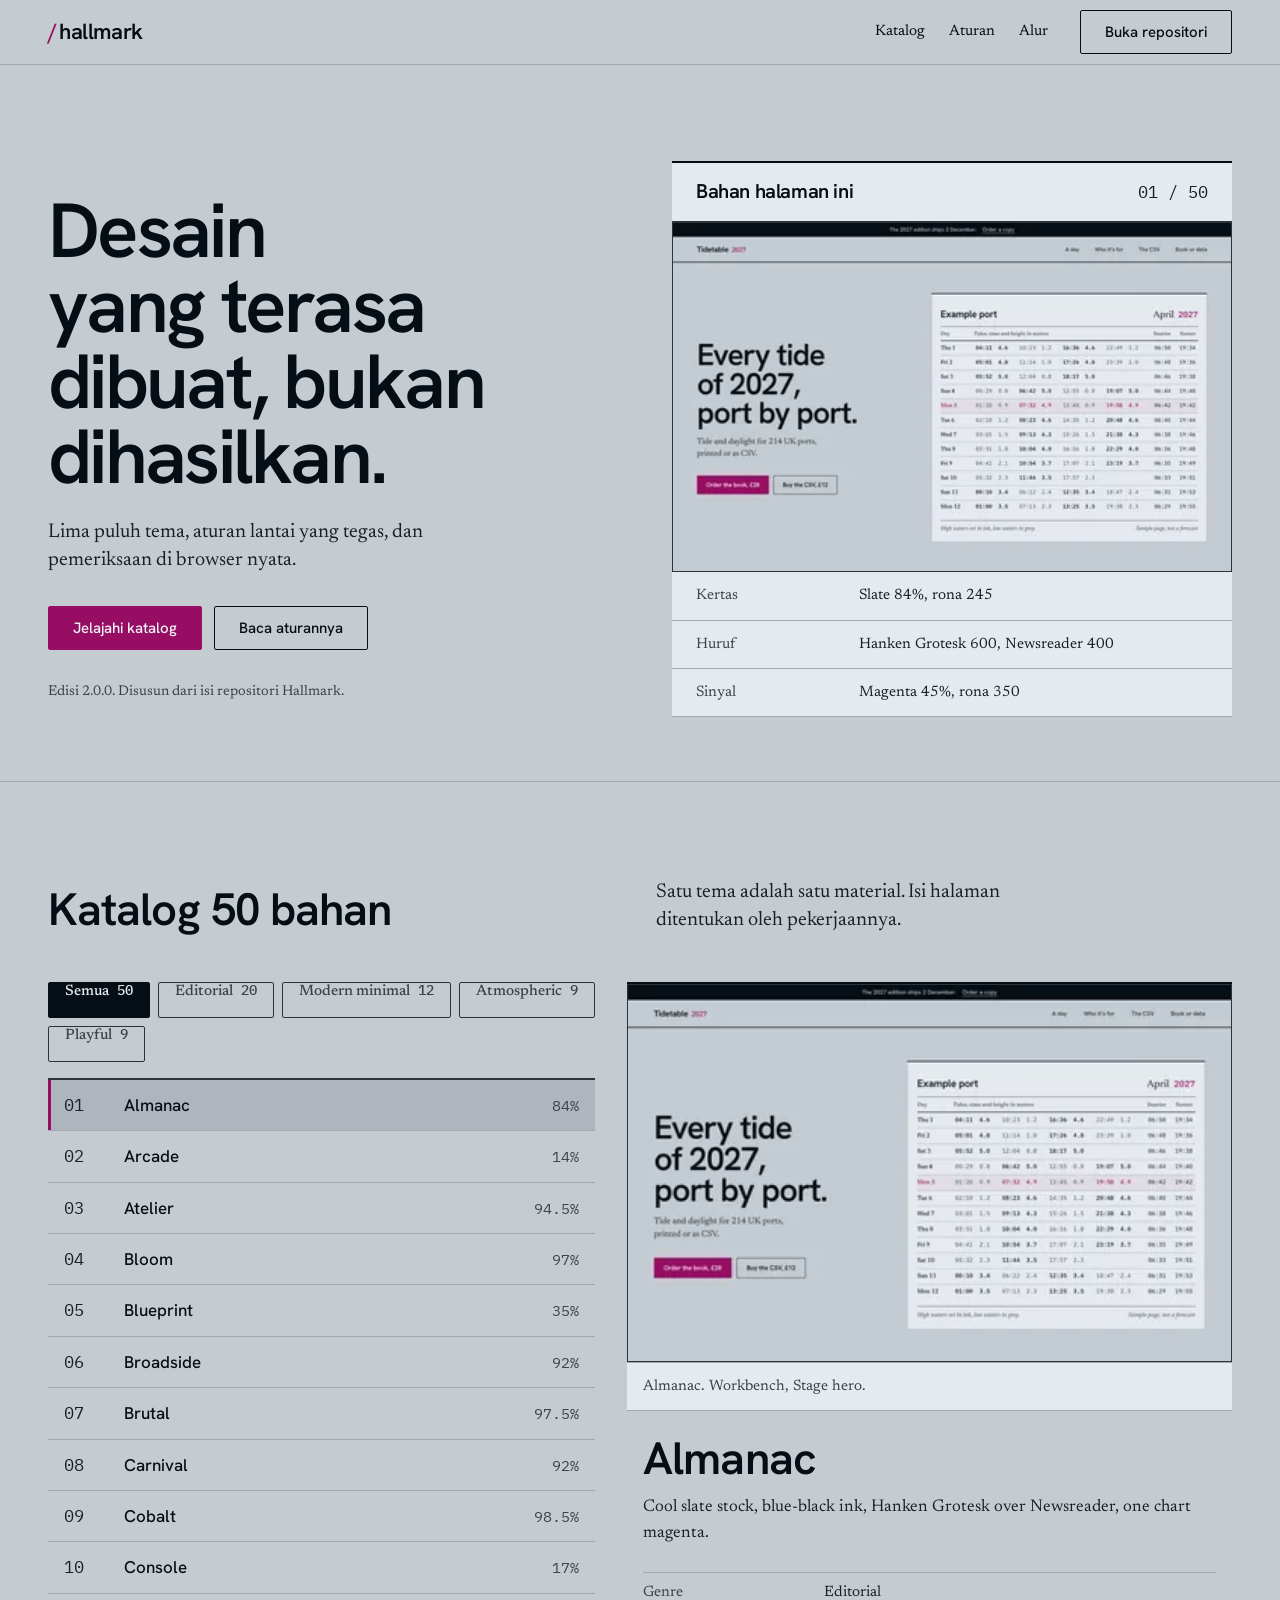
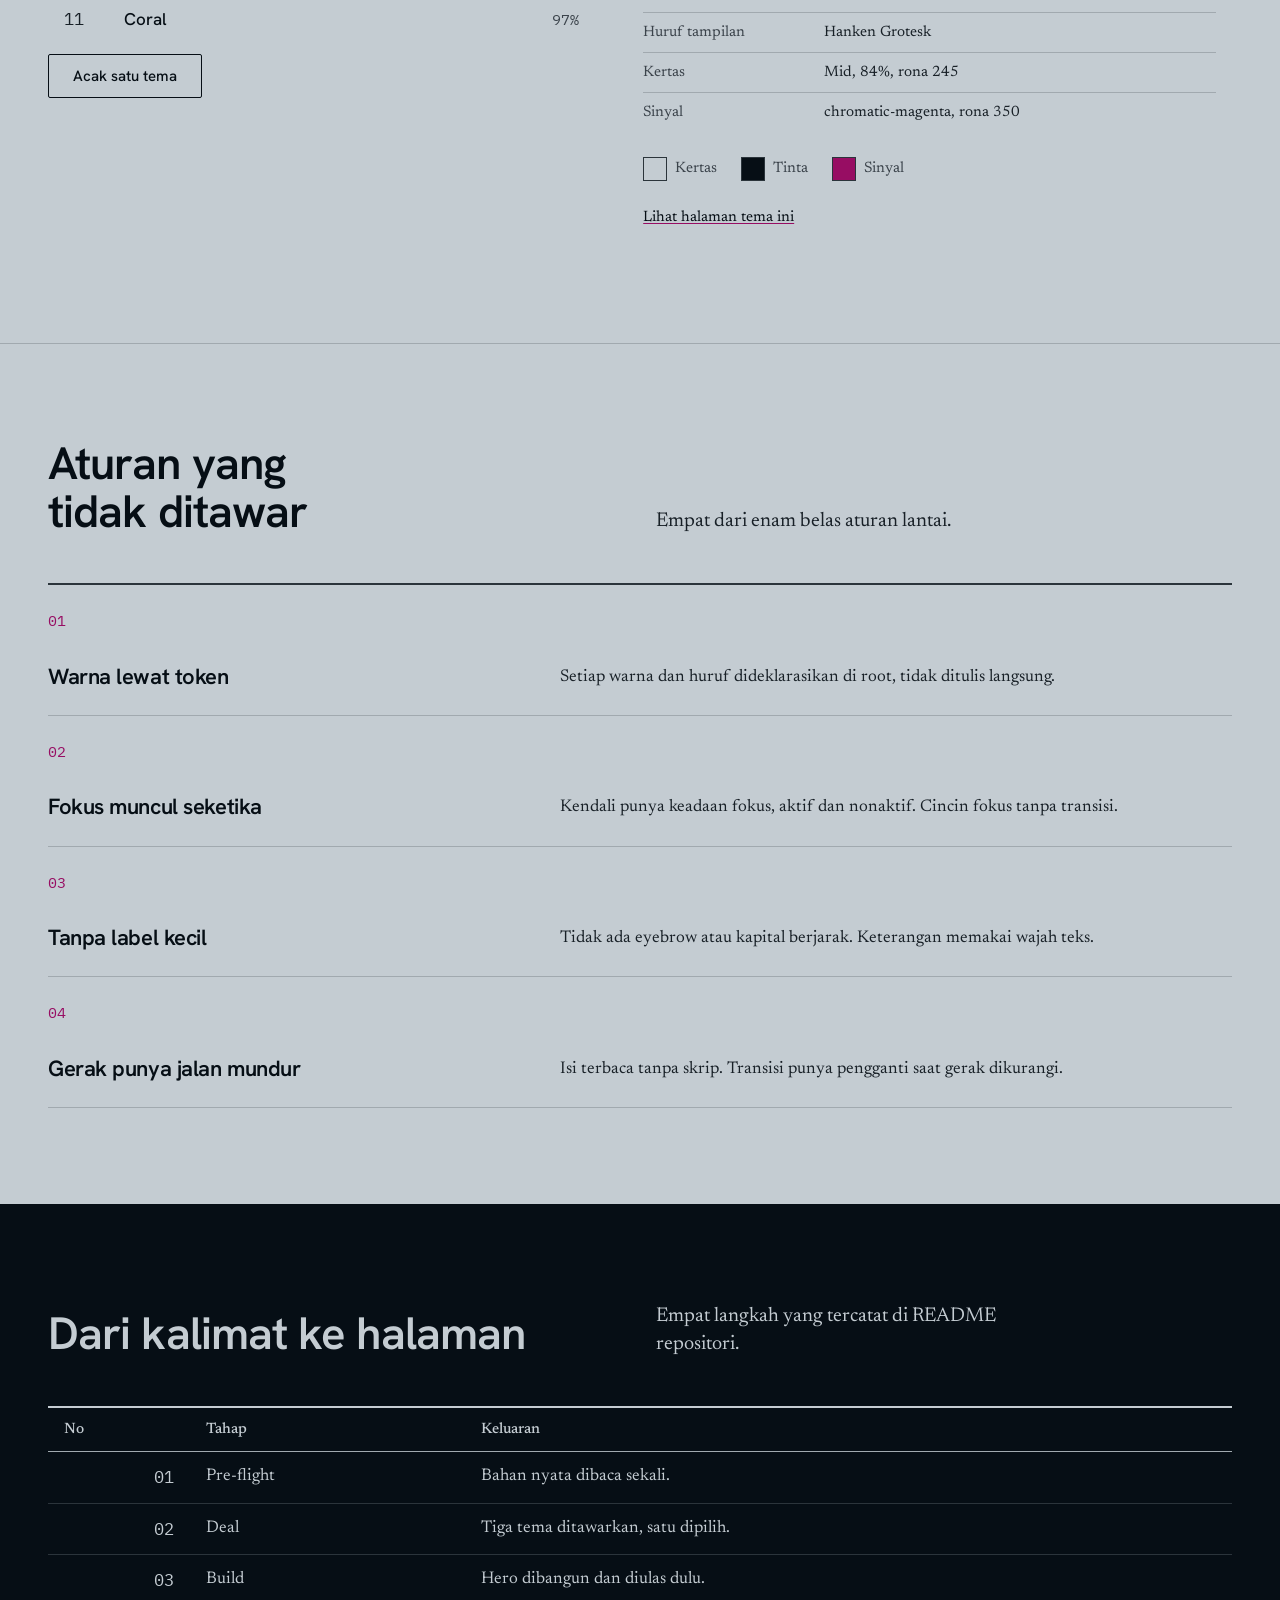
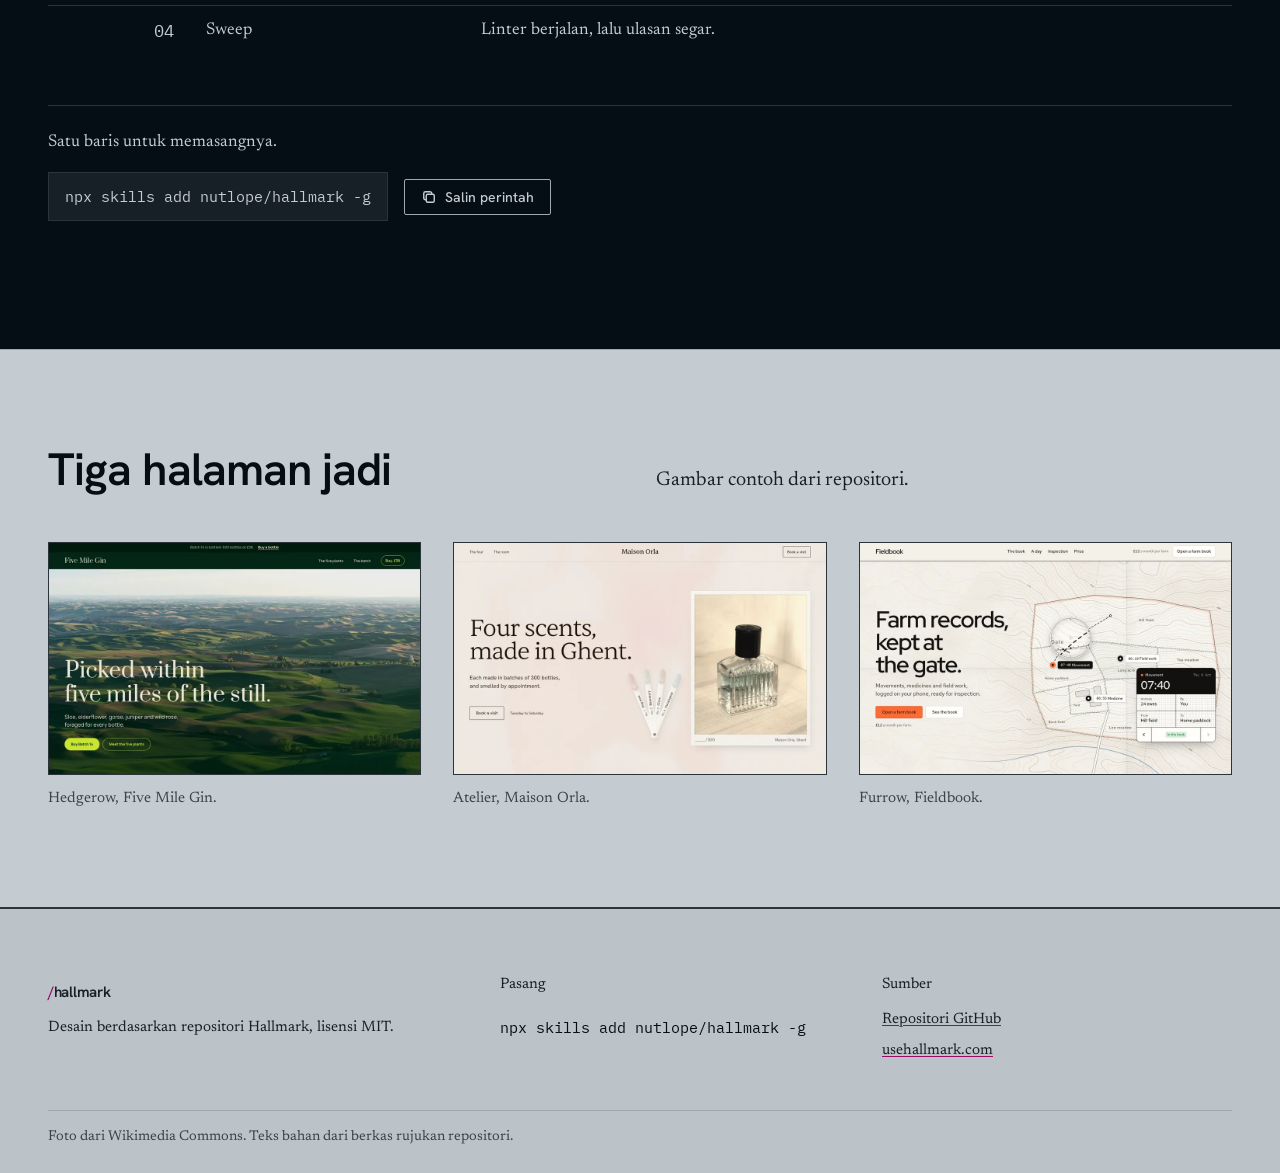
<file: design/index.html>
<!doctype html>
<html lang="id">
<head>
  <meta charset="utf-8">
  <meta name="viewport" content="width=device-width, initial-scale=1, viewport-fit=cover">
  <meta name="color-scheme" content="light">
  <title>Katalog bahan Hallmark, bahasa rupa untuk web</title>
  <meta name="description" content="Lima puluh tema Hallmark sebagai bahan desain: kertas, huruf, warna dan permukaan, disusun dari isi repositori.">
  <link rel="icon" href="data:,">
  <link rel="preconnect" href="https://fonts.googleapis.com">
  <link rel="preconnect" href="https://fonts.gstatic.com" crossorigin>
  <link href="https://fonts.googleapis.com/css2?family=Hanken+Grotesk:wght@500;600&amp;family=Newsreader:ital,opsz,wght@0,6..72,400;0,6..72,500;1,6..72,400&amp;family=IBM+Plex+Mono:wght@400;500&amp;display=swap" rel="stylesheet">
  <link rel="stylesheet" href="style.css">
  <script src="themes.js" defer></script>
  <script src="app.js" defer></script>
</head>
<body>
  <a class="skip" href="#utama">Lewati ke isi</a>

  <header class="bar">
    <div class="wrap bar__in">
      <a class="brand" href="#atas" aria-label="Hallmark, kembali ke atas"><span class="brand__slash" aria-hidden="true">/</span>hallmark</a>
      <nav class="bar__nav" aria-label="Bagian halaman">
        <a href="#katalog">Katalog</a>
        <a href="#aturan">Aturan</a>
        <a href="#alur">Alur</a>
      </nav>
      <a class="btn btn--garis" href="https://github.com/charyuseai-cmd/hallmark">Buka repositori</a>
    </div>
  </header>

  <main id="utama">

    <section class="hero" id="atas" aria-labelledby="judul">
      <div class="wrap hero__grid">
        <div class="hero__text">
          <h1 id="judul">Desain yang terasa dibuat, bukan dihasilkan.</h1>
          <p class="lede">Lima puluh tema, aturan lantai yang tegas, dan pemeriksaan di browser nyata.</p>
          <div class="aksi">
            <a class="btn btn--isi" href="#katalog">Jelajahi katalog</a>
            <a class="btn btn--garis" href="#aturan">Baca aturannya</a>
          </div>
          <p class="fine">Edisi 2.0.0. Disusun dari isi repositori Hallmark.</p>
        </div>

        <figure class="lembar" aria-labelledby="lembar-judul">
          <div class="lembar__kepala">
            <h2 id="lembar-judul">Bahan halaman ini</h2>
            <span class="num">01 / 50</span>
          </div>
          <img class="lembar__gambar" src="assets/themes/almanac.webp" width="400" height="250" alt="Contoh halaman bertema Almanac, tabel pasang surut di atas kertas biru keabuan." fetchpriority="high">
          <dl class="spesimen">
            <div><dt>Kertas</dt><dd>Slate 84%, rona 245</dd></div>
            <div><dt>Huruf</dt><dd>Hanken Grotesk 600, Newsreader 400</dd></div>
            <div><dt>Sinyal</dt><dd>Magenta 45%, rona 350</dd></div>
          </dl>
        </figure>
      </div>
    </section>

    <section class="bag" id="katalog" aria-labelledby="katalog-judul">
      <div class="wrap">
        <div class="kepala">
          <h2 id="katalog-judul">Katalog 50 bahan</h2>
          <p class="lede">Satu tema adalah satu material. Isi halaman ditentukan oleh pekerjaannya.</p>
        </div>

        <div class="katalog">
          <div class="katalog__kiri">
            <div class="seg" role="group" aria-label="Saring tema berdasarkan genre">
          <button type="button" class="seg__tombol" data-genre="all" aria-pressed="true">Semua <span class="num">50</span></button>
          <button type="button" class="seg__tombol" data-genre="editorial" aria-pressed="false">Editorial <span class="num">20</span></button>
          <button type="button" class="seg__tombol" data-genre="modern-minimal" aria-pressed="false">Modern minimal <span class="num">12</span></button>
          <button type="button" class="seg__tombol" data-genre="atmospheric" aria-pressed="false">Atmospheric <span class="num">9</span></button>
          <button type="button" class="seg__tombol" data-genre="playful" aria-pressed="false">Playful <span class="num">9</span></button>
            </div>
            <ol class="daftar" data-daftar>
          <li><button type="button" class="baris" data-slug="almanac" data-genre="editorial" aria-pressed="true"><span class="num">01</span><span class="baris__nama">Almanac</span><span class="baris__kertas num">84%</span></button></li>
          <li><button type="button" class="baris" data-slug="arcade" data-genre="playful" aria-pressed="false"><span class="num">02</span><span class="baris__nama">Arcade</span><span class="baris__kertas num">14%</span></button></li>
          <li><button type="button" class="baris" data-slug="atelier" data-genre="editorial" aria-pressed="false"><span class="num">03</span><span class="baris__nama">Atelier</span><span class="baris__kertas num">94.5%</span></button></li>
          <li><button type="button" class="baris" data-slug="bloom" data-genre="atmospheric" aria-pressed="false"><span class="num">04</span><span class="baris__nama">Bloom</span><span class="baris__kertas num">97%</span></button></li>
          <li><button type="button" class="baris" data-slug="blueprint" data-genre="modern-minimal" aria-pressed="false"><span class="num">05</span><span class="baris__nama">Blueprint</span><span class="baris__kertas num">35%</span></button></li>
          <li><button type="button" class="baris" data-slug="broadside" data-genre="editorial" aria-pressed="false"><span class="num">06</span><span class="baris__nama">Broadside</span><span class="baris__kertas num">92%</span></button></li>
          <li><button type="button" class="baris" data-slug="brutal" data-genre="editorial" aria-pressed="false"><span class="num">07</span><span class="baris__nama">Brutal</span><span class="baris__kertas num">97.5%</span></button></li>
          <li><button type="button" class="baris" data-slug="carnival" data-genre="editorial" aria-pressed="false"><span class="num">08</span><span class="baris__nama">Carnival</span><span class="baris__kertas num">92%</span></button></li>
          <li><button type="button" class="baris" data-slug="cobalt" data-genre="modern-minimal" aria-pressed="false"><span class="num">09</span><span class="baris__nama">Cobalt</span><span class="baris__kertas num">98.5%</span></button></li>
          <li><button type="button" class="baris" data-slug="console" data-genre="modern-minimal" aria-pressed="false"><span class="num">10</span><span class="baris__nama">Console</span><span class="baris__kertas num">17%</span></button></li>
          <li><button type="button" class="baris" data-slug="coral" data-genre="modern-minimal" aria-pressed="false"><span class="num">11</span><span class="baris__nama">Coral</span><span class="baris__kertas num">97%</span></button></li>
          <li><button type="button" class="baris" data-slug="darkroom" data-genre="atmospheric" aria-pressed="false"><span class="num">12</span><span class="baris__nama">Darkroom</span><span class="baris__kertas num">12.5%</span></button></li>
          <li><button type="button" class="baris" data-slug="dose" data-genre="modern-minimal" aria-pressed="false"><span class="num">13</span><span class="baris__nama">Dose</span><span class="baris__kertas num">97.6%</span></button></li>
          <li><button type="button" class="baris" data-slug="dusk" data-genre="modern-minimal" aria-pressed="false"><span class="num">14</span><span class="baris__nama">Dusk</span><span class="baris__kertas num">17.5%</span></button></li>
          <li><button type="button" class="baris" data-slug="editorial" data-genre="editorial" aria-pressed="false"><span class="num">15</span><span class="baris__nama">Editorial</span><span class="baris__kertas num">97%</span></button></li>
          <li><button type="button" class="baris" data-slug="formwork" data-genre="editorial" aria-pressed="false"><span class="num">16</span><span class="baris__nama">Formwork</span><span class="baris__kertas num">74%</span></button></li>
          <li><button type="button" class="baris" data-slug="furrow" data-genre="modern-minimal" aria-pressed="false"><span class="num">17</span><span class="baris__nama">Furrow</span><span class="baris__kertas num">96%</span></button></li>
          <li><button type="button" class="baris" data-slug="garden" data-genre="editorial" aria-pressed="false"><span class="num">18</span><span class="baris__nama">Garden</span><span class="baris__kertas num">95.8%</span></button></li>
          <li><button type="button" class="baris" data-slug="grid" data-genre="editorial" aria-pressed="false"><span class="num">19</span><span class="baris__nama">Grid</span><span class="baris__kertas num">97.5%</span></button></li>
          <li><button type="button" class="baris" data-slug="halftone" data-genre="playful" aria-pressed="false"><span class="num">20</span><span class="baris__nama">Halftone</span><span class="baris__kertas num">96.2%</span></button></li>
          <li><button type="button" class="baris" data-slug="hedgerow" data-genre="editorial" aria-pressed="false"><span class="num">21</span><span class="baris__nama">Hedgerow</span><span class="baris__kertas num">24%</span></button></li>
          <li><button type="button" class="baris" data-slug="hum" data-genre="playful" aria-pressed="false"><span class="num">22</span><span class="baris__nama">Hum</span><span class="baris__kertas num">97%</span></button></li>
          <li><button type="button" class="baris" data-slug="ink" data-genre="editorial" aria-pressed="false"><span class="num">23</span><span class="baris__nama">Ink</span><span class="baris__kertas num">99.5%</span></button></li>
          <li><button type="button" class="baris" data-slug="kiln" data-genre="atmospheric" aria-pressed="false"><span class="num">24</span><span class="baris__nama">Kiln</span><span class="baris__kertas num">13%</span></button></li>
          <li><button type="button" class="baris" data-slug="loom" data-genre="editorial" aria-pressed="false"><span class="num">25</span><span class="baris__nama">Loom</span><span class="baris__kertas num">95%</span></button></li>
          <li><button type="button" class="baris" data-slug="lumen" data-genre="atmospheric" aria-pressed="false"><span class="num">26</span><span class="baris__nama">Lumen</span><span class="baris__kertas num">12.5%</span></button></li>
          <li><button type="button" class="baris" data-slug="manifesto" data-genre="editorial" aria-pressed="false"><span class="num">27</span><span class="baris__nama">Manifesto</span><span class="baris__kertas num">13%</span></button></li>
          <li><button type="button" class="baris" data-slug="midnight" data-genre="atmospheric" aria-pressed="false"><span class="num">28</span><span class="baris__nama">Midnight</span><span class="baris__kertas num">14%</span></button></li>
          <li><button type="button" class="baris" data-slug="newsprint" data-genre="editorial" aria-pressed="false"><span class="num">29</span><span class="baris__nama">Newsprint</span><span class="baris__kertas num">94%</span></button></li>
          <li><button type="button" class="baris" data-slug="overprint" data-genre="playful" aria-pressed="false"><span class="num">30</span><span class="baris__nama">Overprint</span><span class="baris__kertas num">91.5%</span></button></li>
          <li><button type="button" class="baris" data-slug="pasteup" data-genre="playful" aria-pressed="false"><span class="num">31</span><span class="baris__nama">Paste-up</span><span class="baris__kertas num">73%</span></button></li>
          <li><button type="button" class="baris" data-slug="piste" data-genre="playful" aria-pressed="false"><span class="num">32</span><span class="baris__nama">Piste</span><span class="baris__kertas num">98.5%</span></button></li>
          <li><button type="button" class="baris" data-slug="refract" data-genre="atmospheric" aria-pressed="false"><span class="num">33</span><span class="baris__nama">Refract</span><span class="baris__kertas num">98.2%</span></button></li>
          <li><button type="button" class="baris" data-slug="ribbon" data-genre="atmospheric" aria-pressed="false"><span class="num">34</span><span class="baris__nama">Ribbon</span><span class="baris__kertas num">98.5%</span></button></li>
          <li><button type="button" class="baris" data-slug="rim" data-genre="modern-minimal" aria-pressed="false"><span class="num">35</span><span class="baris__nama">Rim</span><span class="baris__kertas num">9%</span></button></li>
          <li><button type="button" class="baris" data-slug="riso" data-genre="editorial" aria-pressed="false"><span class="num">36</span><span class="baris__nama">Riso</span><span class="baris__kertas num">97%</span></button></li>
          <li><button type="button" class="baris" data-slug="solstice" data-genre="editorial" aria-pressed="false"><span class="num">37</span><span class="baris__nama">Solstice</span><span class="baris__kertas num">94%</span></button></li>
          <li><button type="button" class="baris" data-slug="specimen" data-genre="editorial" aria-pressed="false"><span class="num">38</span><span class="baris__nama">Specimen</span><span class="baris__kertas num">96.5%</span></button></li>
          <li><button type="button" class="baris" data-slug="spore" data-genre="atmospheric" aria-pressed="false"><span class="num">39</span><span class="baris__nama">Spore</span><span class="baris__kertas num">15%</span></button></li>
          <li><button type="button" class="baris" data-slug="sport" data-genre="editorial" aria-pressed="false"><span class="num">40</span><span class="baris__nama">Sport</span><span class="baris__kertas num">98%</span></button></li>
          <li><button type="button" class="baris" data-slug="squeeze" data-genre="playful" aria-pressed="false"><span class="num">41</span><span class="baris__nama">Squeeze</span><span class="baris__kertas num">41%</span></button></li>
          <li><button type="button" class="baris" data-slug="sticker" data-genre="playful" aria-pressed="false"><span class="num">42</span><span class="baris__nama">Sticker</span><span class="baris__kertas num">95.7%</span></button></li>
          <li><button type="button" class="baris" data-slug="studio" data-genre="editorial" aria-pressed="false"><span class="num">43</span><span class="baris__nama">Studio</span><span class="baris__kertas num">97.2%</span></button></li>
          <li><button type="button" class="baris" data-slug="terminal" data-genre="atmospheric" aria-pressed="false"><span class="num">44</span><span class="baris__nama">Terminal</span><span class="baris__kertas num">12.5%</span></button></li>
          <li><button type="button" class="baris" data-slug="terrazzo" data-genre="modern-minimal" aria-pressed="false"><span class="num">45</span><span class="baris__nama">Terrazzo</span><span class="baris__kertas num">96%</span></button></li>
          <li><button type="button" class="baris" data-slug="ultraviolet" data-genre="modern-minimal" aria-pressed="false"><span class="num">46</span><span class="baris__nama">Ultraviolet</span><span class="baris__kertas num">95%</span></button></li>
          <li><button type="button" class="baris" data-slug="vantage" data-genre="modern-minimal" aria-pressed="false"><span class="num">47</span><span class="baris__nama">Vantage</span><span class="baris__kertas num">13.5%</span></button></li>
          <li><button type="button" class="baris" data-slug="vellum" data-genre="editorial" aria-pressed="false"><span class="num">48</span><span class="baris__nama">Vellum</span><span class="baris__kertas num">94%</span></button></li>
          <li><button type="button" class="baris" data-slug="wayfind" data-genre="modern-minimal" aria-pressed="false"><span class="num">49</span><span class="baris__nama">Wayfind</span><span class="baris__kertas num">95.5%</span></button></li>
          <li><button type="button" class="baris" data-slug="werkstatt" data-genre="playful" aria-pressed="false"><span class="num">50</span><span class="baris__nama">Werkstatt</span><span class="baris__kertas num">84%</span></button></li>
            </ol>
            <div class="kaki-daftar">
              <button type="button" class="btn btn--garis" data-acak>Acak satu tema</button>
            </div>
          </div>

          <div class="katalog__kanan">
            <figure class="pratinjau" data-pratinjau>
              <img src="assets/themes/almanac.webp" width="400" height="250" alt="Contoh halaman bertema Almanac, Workbench, Stage hero." data-gambar>
              <figcaption data-caption>Almanac. Workbench, Stage hero.</figcaption>
            </figure>
            <div class="rincian">
              <h3 data-nama>Almanac</h3>
              <p class="bahan" data-bahan>Cool slate stock, blue-black ink, Hanken Grotesk over Newsreader, one chart magenta.</p>
              <dl class="data">
                <div><dt>Genre</dt><dd data-genre>Editorial</dd></div>
                <div><dt>Huruf tampilan</dt><dd data-huruf>Hanken Grotesk</dd></div>
                <div><dt>Kertas</dt><dd data-kertas>Mid, 84%, rona 245</dd></div>
                <div><dt>Sinyal</dt><dd data-sinyal>chromatic-magenta, rona 350</dd></div>
              </dl>
              <div class="swatch" data-swatch aria-label="Tiga warna pokok tema yang dipilih">
                <span class="swatch__item"><i aria-hidden="true"></i>Kertas</span>
                <span class="swatch__item"><i aria-hidden="true"></i>Tinta</span>
                <span class="swatch__item"><i aria-hidden="true"></i>Sinyal</span>
              </div>
              <a class="tautan" data-link href="https://www.usehallmark.com/themes/almanac/">Lihat halaman tema ini</a>
            </div>
          </div>
        </div>
      </div>
    </section>

    <section class="bag" id="aturan" aria-labelledby="aturan-judul">
      <div class="wrap">
        <div class="kepala">
          <h2 id="aturan-judul">Aturan yang tidak ditawar</h2>
          <p class="lede">Empat dari enam belas aturan lantai.</p>
        </div>
        <ol class="aturan">
          <li>
            <h3>Warna lewat token</h3>
            <p>Setiap warna dan huruf dideklarasikan di root, tidak ditulis langsung.</p>
          </li>
          <li>
            <h3>Fokus muncul seketika</h3>
            <p>Kendali punya keadaan fokus, aktif dan nonaktif. Cincin fokus tanpa transisi.</p>
          </li>
          <li>
            <h3>Tanpa label kecil</h3>
            <p>Tidak ada eyebrow atau kapital berjarak. Keterangan memakai wajah teks.</p>
          </li>
          <li>
            <h3>Gerak punya jalan mundur</h3>
            <p>Isi terbaca tanpa skrip. Transisi punya pengganti saat gerak dikurangi.</p>
          </li>
        </ol>
      </div>
    </section>

    <section class="banding" id="alur" aria-labelledby="alur-judul">
      <div class="wrap">
        <div class="kepala kepala--banding">
          <h2 id="alur-judul">Dari kalimat ke halaman</h2>
          <p class="lede">Empat langkah yang tercatat di README repositori.</p>
        </div>
        <table class="alur">
          <thead>
            <tr><th scope="col">No</th><th scope="col">Tahap</th><th scope="col">Keluaran</th></tr>
          </thead>
          <tbody>
            <tr><td class="num">01</td><td>Pre-flight</td><td>Bahan nyata dibaca sekali.</td></tr>
            <tr><td class="num">02</td><td>Deal</td><td>Tiga tema ditawarkan, satu dipilih.</td></tr>
            <tr><td class="num">03</td><td>Build</td><td>Hero dibangun dan diulas dulu.</td></tr>
            <tr><td class="num">04</td><td>Sweep</td><td>Linter berjalan, lalu ulasan segar.</td></tr>
          </tbody>
        </table>
        <div class="salinan">
          <p class="salinan__kalimat">Satu baris untuk memasangnya.</p>
          <div class="salinan__kotak">
            <code>npx skills add nutlope/hallmark -g</code>
            <button class="btn btn--garis btn--kecil" type="button" data-salin aria-label="Salin perintah pemasangan">
              <svg viewBox="0 0 16 16" aria-hidden="true"><rect x="5.25" y="5.25" width="8" height="8" rx="1.5"/><path d="M10.75 5.25V4.5a1.75 1.75 0 0 0-1.75-1.75H4.5A1.75 1.75 0 0 0 2.75 4.5V9a1.75 1.75 0 0 0 1.75 1.75h.75"/></svg>
              <span data-salin-teks>Salin perintah</span>
            </button>
          </div>
          <p class="fine" data-status aria-live="polite"></p>
        </div>
      </div>
    </section>

    <section class="bag" id="pelat" aria-labelledby="pelat-judul">
      <div class="wrap">
        <div class="kepala">
          <h2 id="pelat-judul">Tiga halaman jadi</h2>
          <p class="lede">Gambar contoh dari repositori.</p>
        </div>
        <div class="pelat-grid">
          <figure class="pelat">
            <img src="assets/plates/hedgerow.webp" width="960" height="600" alt="Halaman Five Mile Gin dalam tema Hedgerow." loading="lazy">
            <figcaption>Hedgerow, Five Mile Gin.</figcaption>
          </figure>
          <figure class="pelat">
            <img src="assets/plates/atelier.webp" width="960" height="600" alt="Halaman Maison Orla dalam tema Atelier." loading="lazy">
            <figcaption>Atelier, Maison Orla.</figcaption>
          </figure>
          <figure class="pelat">
            <img src="assets/plates/furrow.webp" width="960" height="600" alt="Halaman Fieldbook dalam tema Furrow." loading="lazy">
            <figcaption>Furrow, Fieldbook.</figcaption>
          </figure>
        </div>
      </div>
    </section>
  </main>

  <footer class="kaki">
    <div class="wrap kaki__grid">
      <div>
        <a class="brand brand--kaki" href="#atas"><span class="brand__slash" aria-hidden="true">/</span>hallmark</a>
        <p>Desain berdasarkan repositori Hallmark, lisensi MIT.</p>
      </div>
      <div>
        <p class="kaki__judul">Pasang</p>
        <code>npx skills add nutlope/hallmark -g</code>
      </div>
      <div>
        <p class="kaki__judul">Sumber</p>
        <a href="https://github.com/charyuseai-cmd/hallmark">Repositori GitHub</a>
        <a href="https://www.usehallmark.com">usehallmark.com</a>
      </div>
    </div>
    <div class="wrap">
      <p class="kaki__bawah">Foto dari Wikimedia Commons. Teks bahan dari berkas rujukan repositori.</p>
    </div>
  </footer>
</body>
</html>
</file>
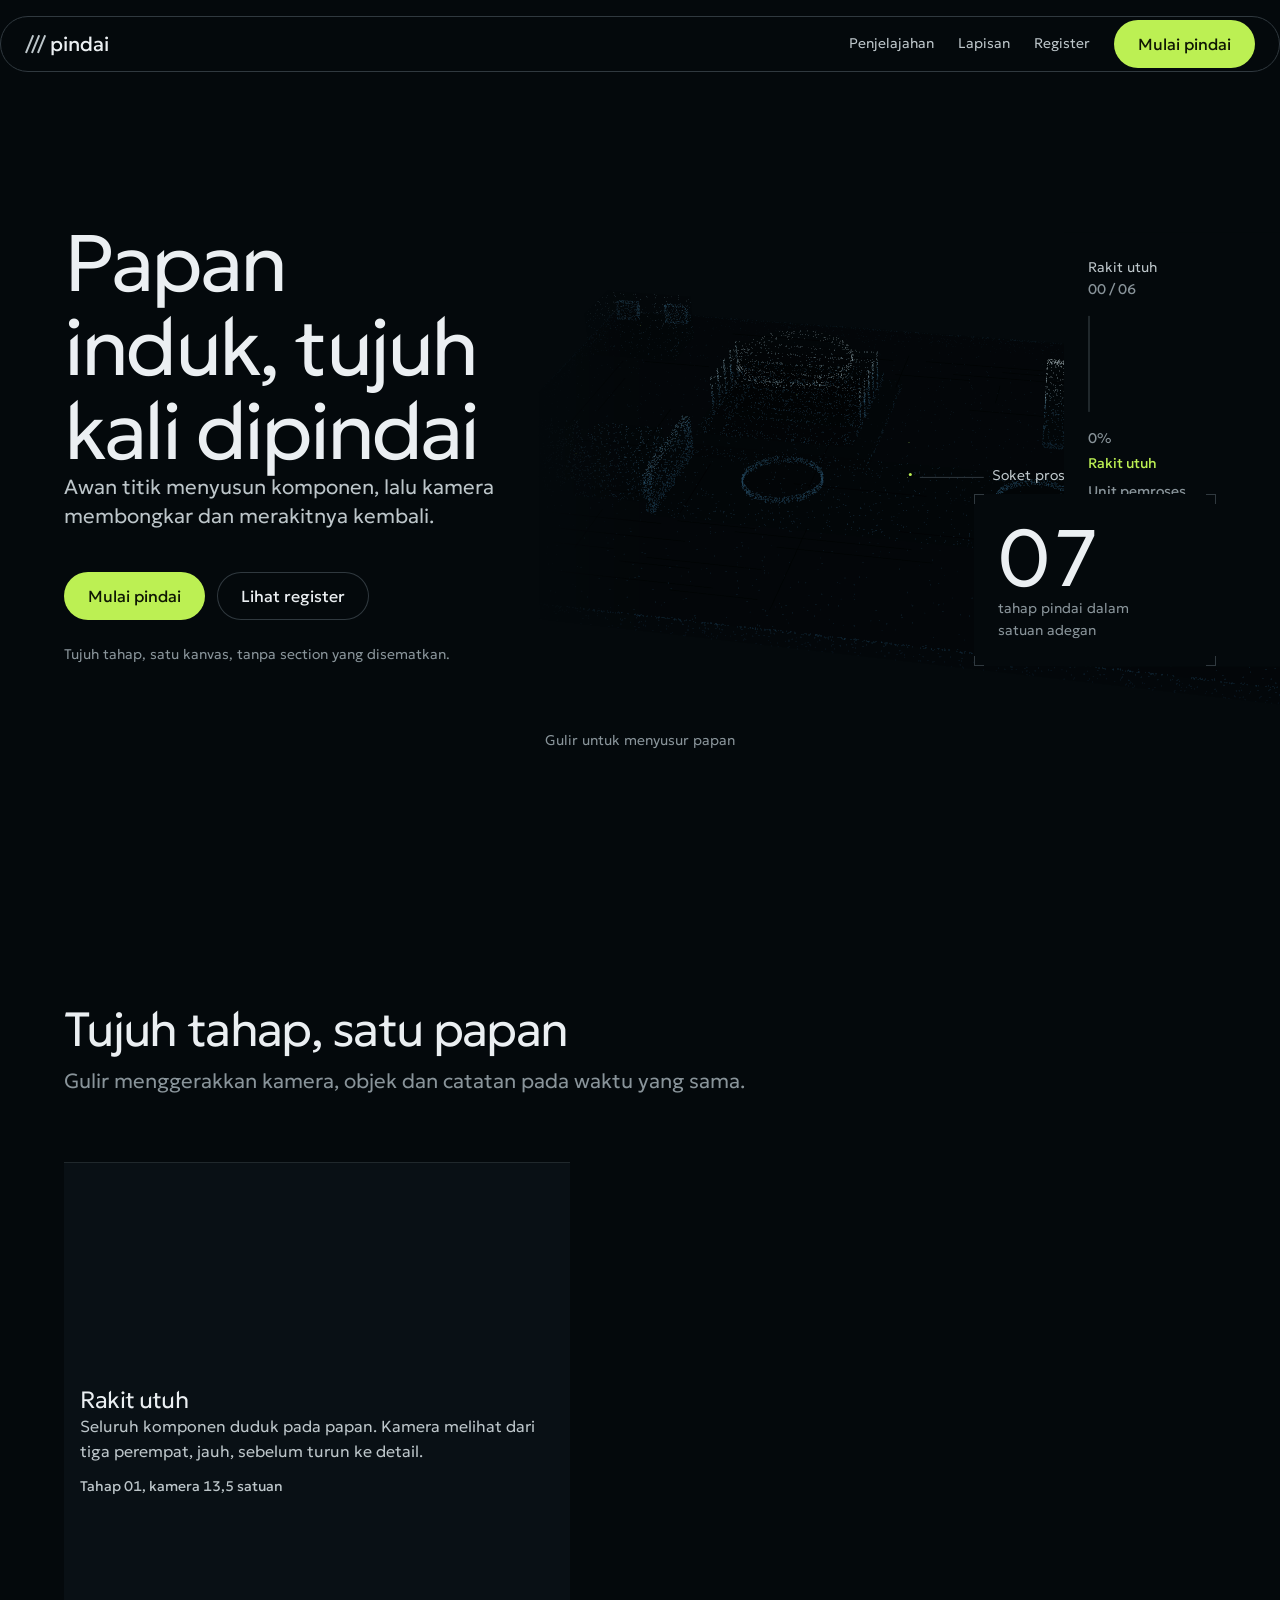
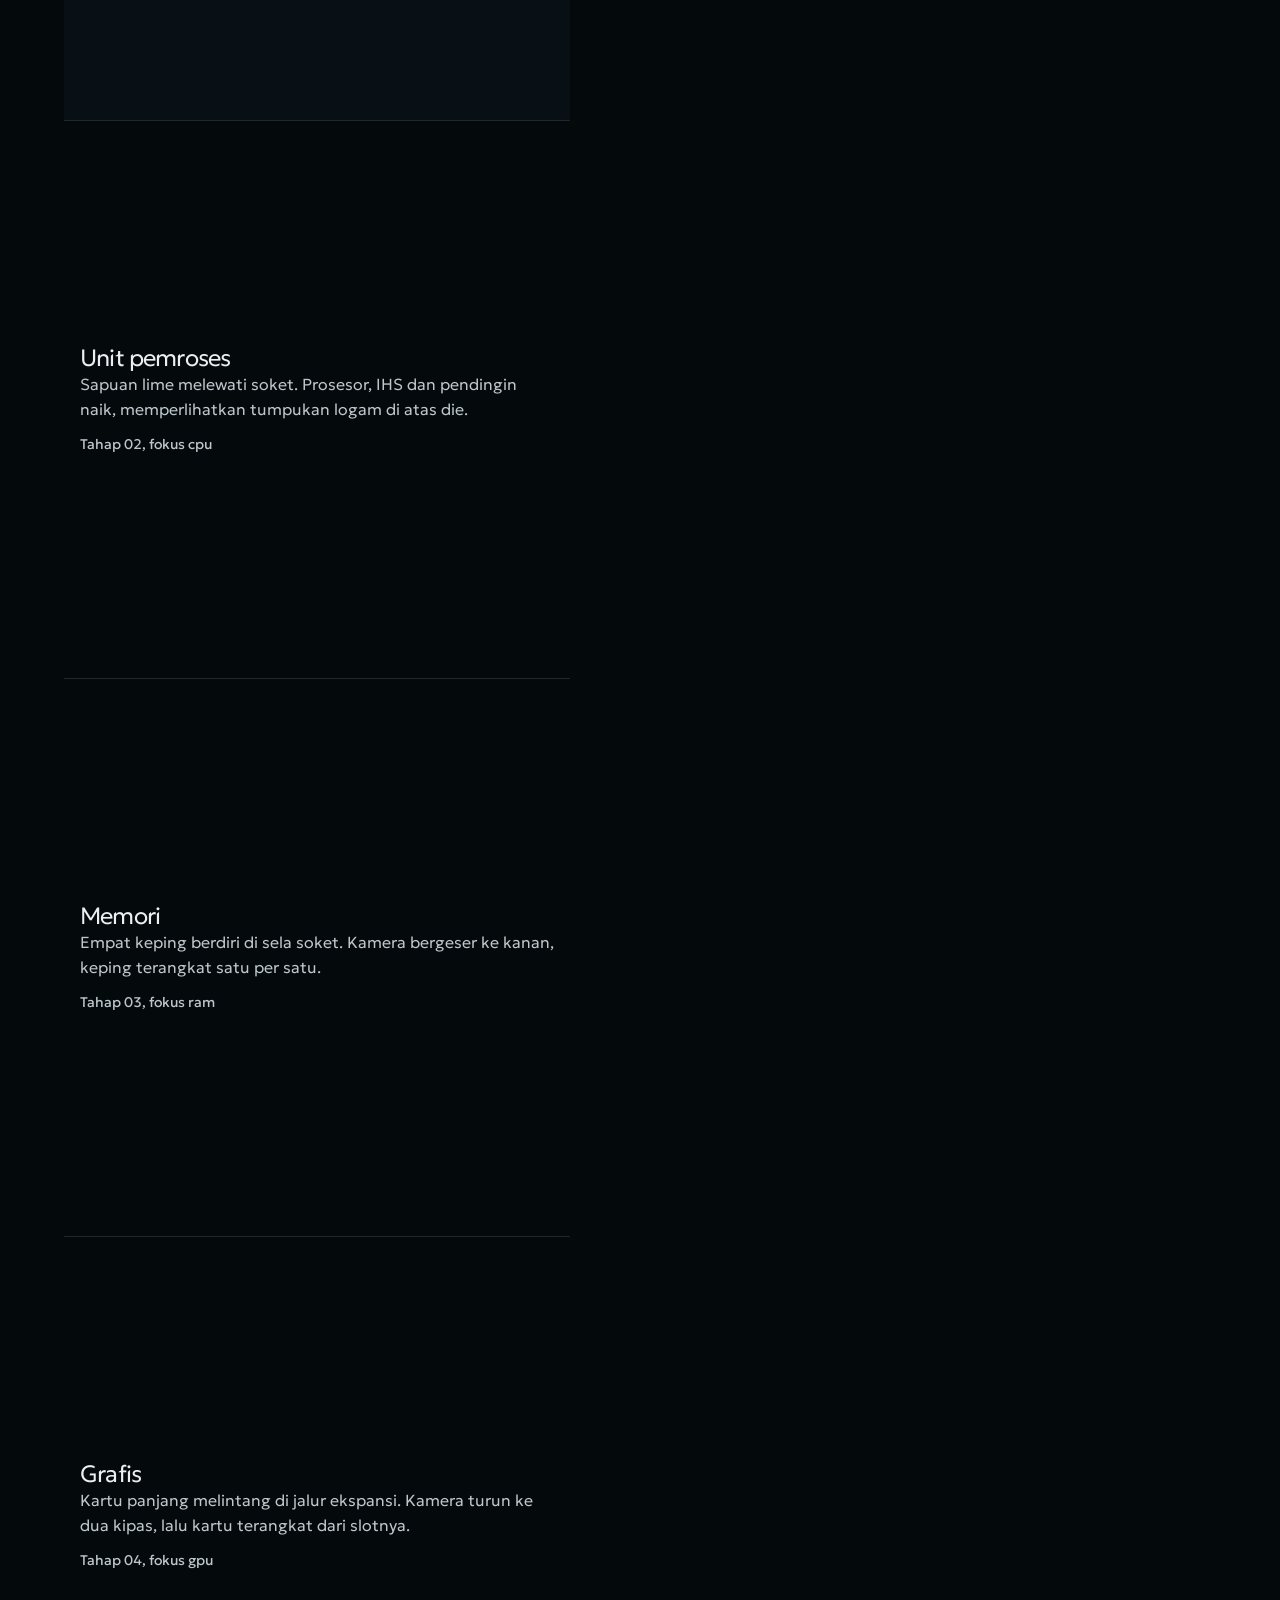
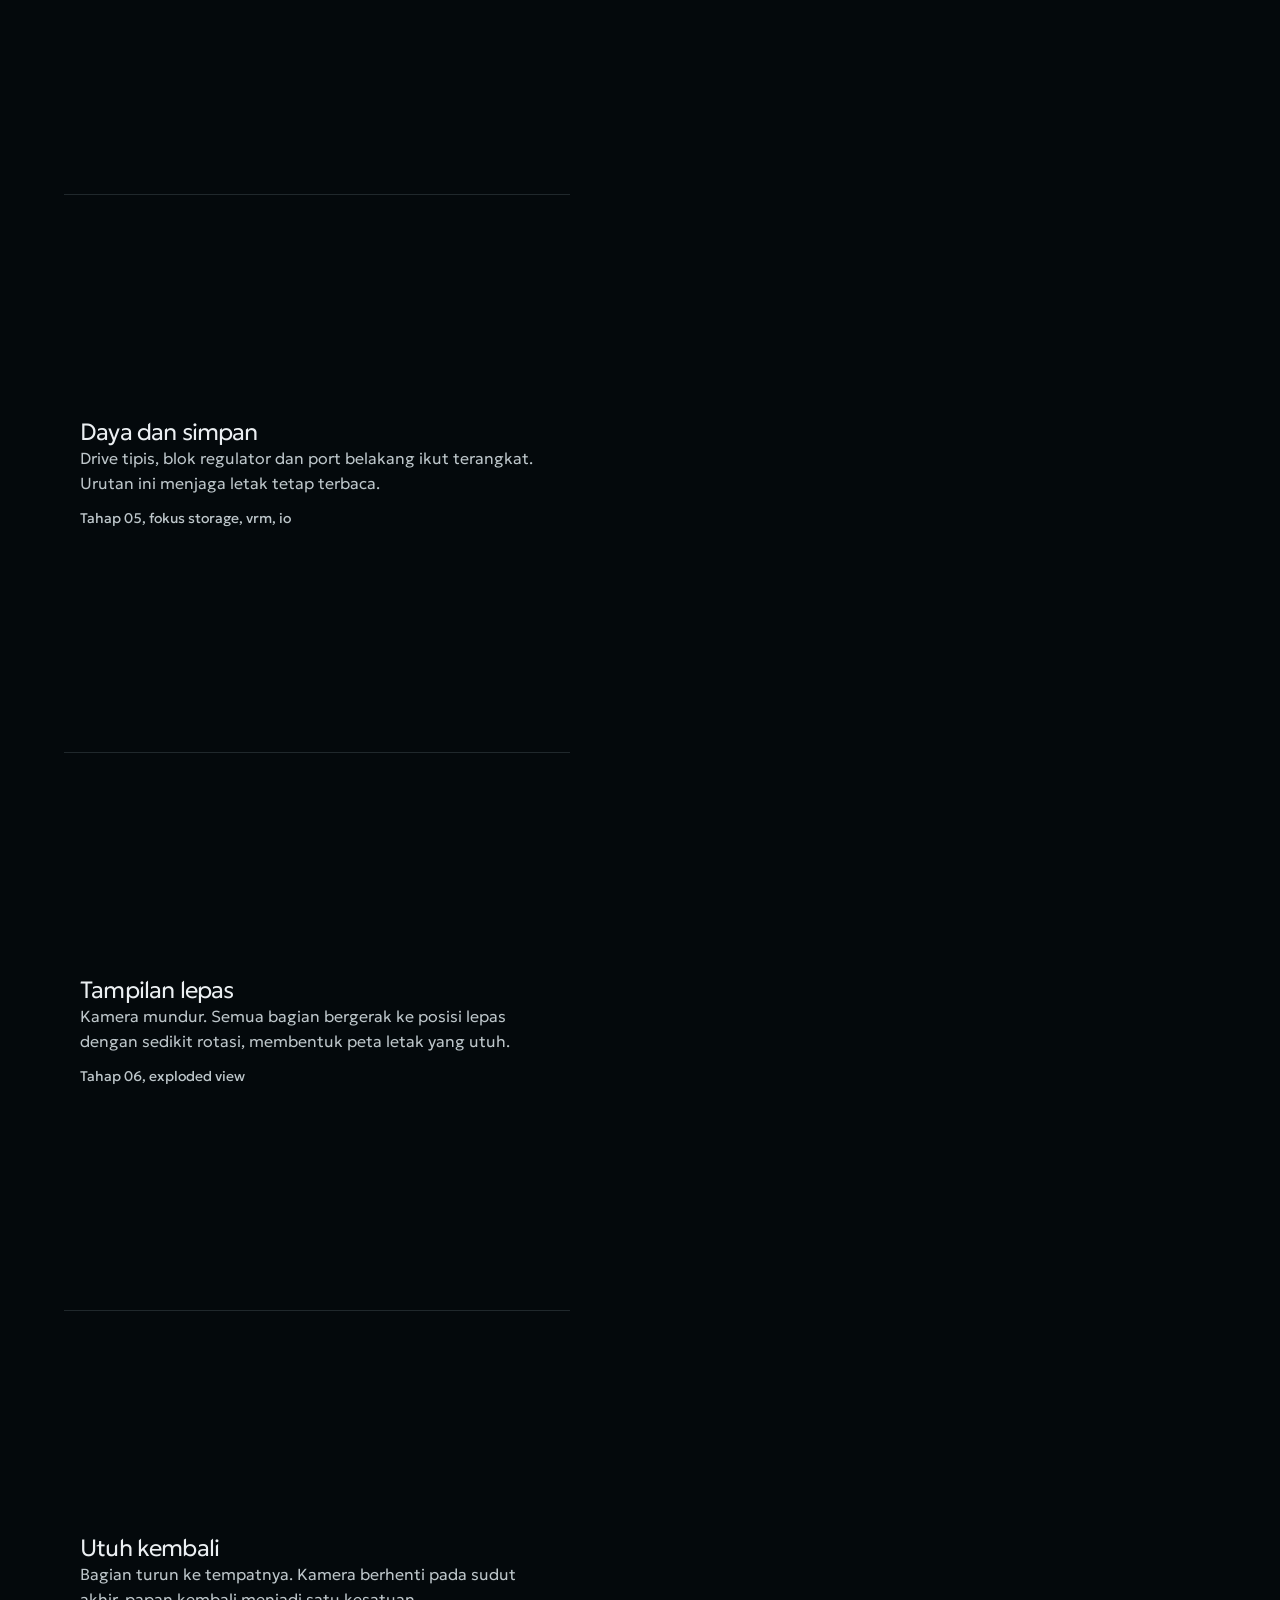
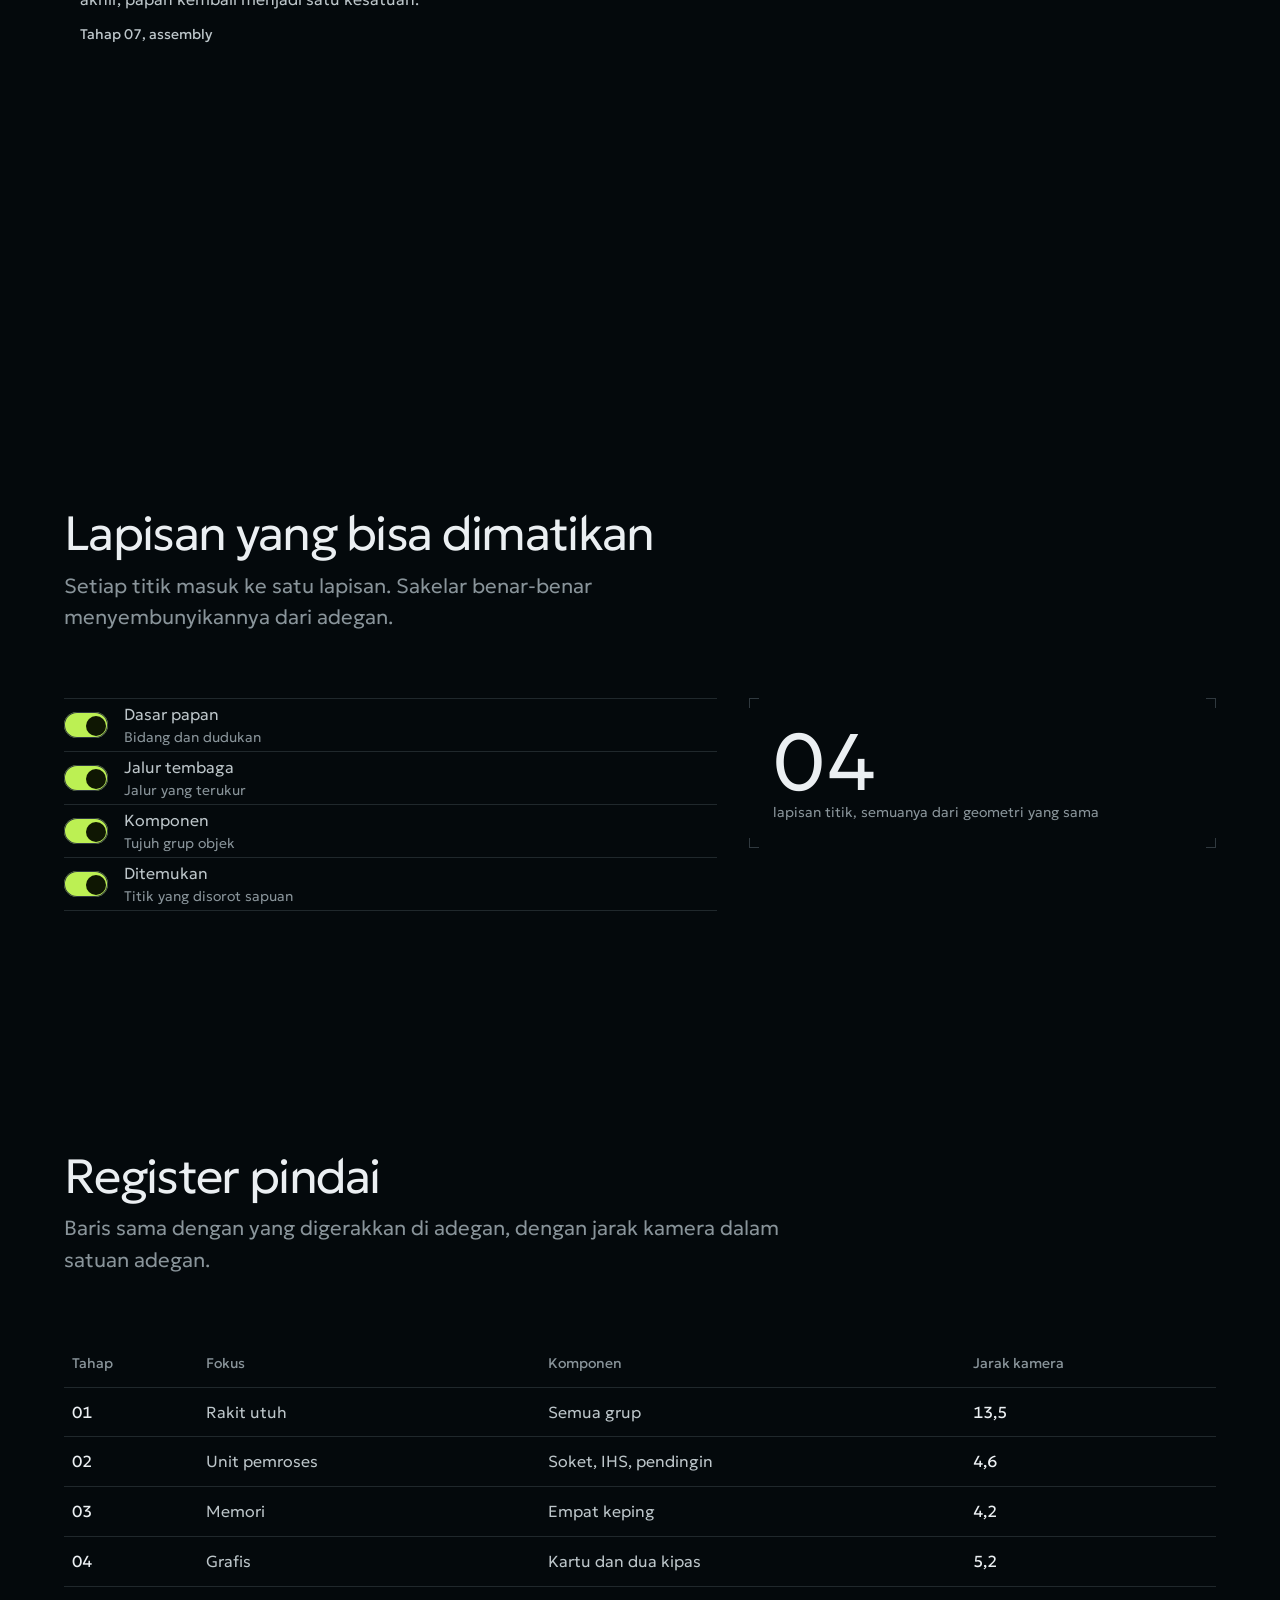
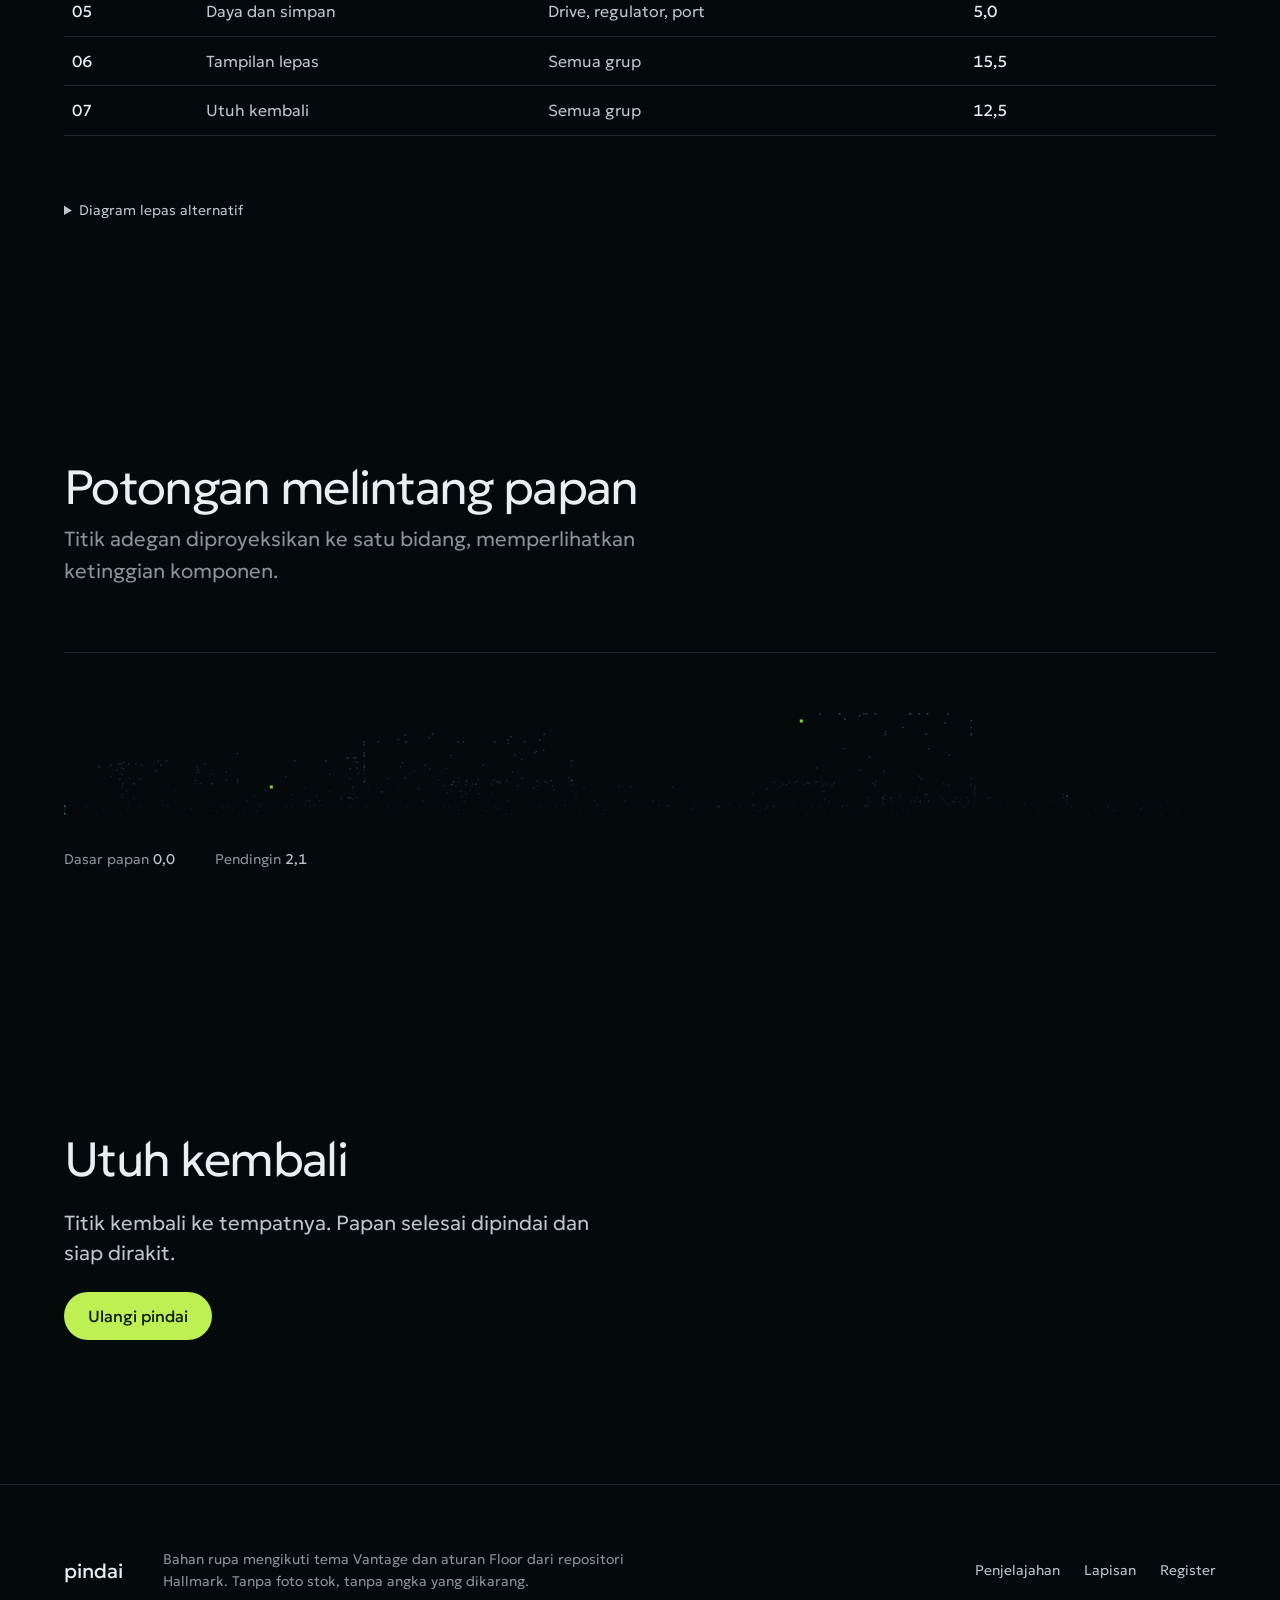
<file: docs/index.html>
<!doctype html>
<html lang="id">
<head>
  <meta charset="utf-8">
  <meta name="viewport" content="width=device-width, initial-scale=1, viewport-fit=cover">
  <meta name="color-scheme" content="dark">
  <title>Pindai papan induk, Hardware Explorer</title>
  <meta name="description" content="Awan titik tiga dimensi menyusun papan induk, lalu gulir membongkar CPU, memori dan kartu grafis sebelum merakitnya kembali.">
  <link rel="icon" href="data:,">
  <link rel="preconnect" href="https://fonts.googleapis.com">
  <link rel="preconnect" href="https://fonts.gstatic.com" crossorigin>
  <link href="https://fonts.googleapis.com/css2?family=Geologica:wght,CRSV,SHRP@200..500,0,0..100&amp;display=swap" rel="stylesheet">
  <link rel="stylesheet" href="style.css">
  <script src="vendor/gsap.min.js" defer></script>
  <script src="vendor/ScrollTrigger.min.js" defer></script>
  <script type="module" src="app.js"></script>
</head>
<body>
  <a class="skip" href="#journey">Lewati ke penjelajahan</a>

  <div class="backdrop" aria-hidden="true"></div>
  <canvas id="scene" aria-hidden="true"></canvas>

  <div class="callout" data-callout aria-hidden="true">
    <span class="callout__dot"></span>
    <span class="callout__line"></span>
    <span class="callout__label" data-callout-label>Soket prosesor</span>
    <span class="callout__fig num" data-callout-fig>01 / 07</span>
  </div>

  <aside class="hud" aria-label="Tahap pindai">
    <p class="hud__tahap" data-hud-tahap>Rakit utuh</p>
    <p class="hud__no num" data-hud-no>00 / 06</p>
    <div class="rail"><i data-rail></i></div>
    <p class="hud__persen num" data-hud-persen>0%</p>
    <ol class="hud__stages">
      <li><button type="button" class="stage is-active" data-stage="0">Rakit utuh</button></li>
      <li><button type="button" class="stage" data-stage="1">Unit pemroses</button></li>
      <li><button type="button" class="stage" data-stage="2">Memori</button></li>
      <li><button type="button" class="stage" data-stage="3">Grafis</button></li>
      <li><button type="button" class="stage" data-stage="4">Daya dan simpan</button></li>
      <li><button type="button" class="stage" data-stage="5">Tampilan lepas</button></li>
      <li><button type="button" class="stage" data-stage="6">Utuh kembali</button></li>
    </ol>
    <p class="sr" aria-live="polite" data-announce></p>
  </aside>

  <header class="bar">
    <div class="container bar__in">
      <a class="brand" href="#top" aria-label="Pindai, kembali ke atas"><span class="brand__mark" aria-hidden="true">///</span>pindai</a>
      <nav class="bar__nav" aria-label="Bagian halaman">
        <a href="#journey">Penjelajahan</a>
        <a href="#lapisan">Lapisan</a>
        <a href="#register">Register</a>
      </nav>
      <a class="btn btn--primary" href="#journey">Mulai pindai</a>
    </div>
  </header>

  <main>
    <section class="hero" id="top" aria-labelledby="judul">
      <div class="container hero__grid">
        <div class="hero__copy">
          <h1 id="judul">Papan induk, tujuh kali dipindai</h1>
          <p class="lead">Awan titik menyusun komponen, lalu kamera membongkar dan merakitnya kembali.</p>
          <div class="aksi">
            <a class="btn btn--primary" href="#journey">Mulai pindai</a>
            <a class="btn btn--line" href="#register">Lihat register</a>
          </div>
          <p class="fine">Tujuh tahap, satu kanvas, tanpa section yang disematkan.</p>
        </div>
        <div class="hero__ukur ticks" aria-hidden="true">
          <p class="figure">07</p>
          <p class="ukur">tahap pindai dalam satuan adegan</p>
        </div>
      </div>
      <p class="cue" data-cue>Gulir untuk menyusur papan</p>
    </section>

    <section class="journey" id="journey" aria-labelledby="journey-judul">
      <div class="container">
        <div class="section-head">
          <h2 id="journey-judul">Tujuh tahap, satu papan</h2>
          <p class="section-lead">Gulir menggerakkan kamera, objek dan catatan pada waktu yang sama.</p>
        </div>
        <div class="steps">
          <article class="step is-active" data-step="0" id="tahap-0">
            <h3>Rakit utuh</h3>
            <p>Seluruh komponen duduk pada papan. Kamera melihat dari tiga perempat, jauh, sebelum turun ke detail.</p>
            <p class="ukur num">Tahap 01, kamera 13,5 satuan</p>
          </article>
          <article class="step" data-step="1" id="tahap-1">
            <h3>Unit pemroses</h3>
            <p>Sapuan lime melewati soket. Prosesor, IHS dan pendingin naik, memperlihatkan tumpukan logam di atas die.</p>
            <p class="ukur num">Tahap 02, fokus cpu</p>
          </article>
          <article class="step" data-step="2" id="tahap-2">
            <h3>Memori</h3>
            <p>Empat keping berdiri di sela soket. Kamera bergeser ke kanan, keping terangkat satu per satu.</p>
            <p class="ukur num">Tahap 03, fokus ram</p>
          </article>
          <article class="step" data-step="3" id="tahap-3">
            <h3>Grafis</h3>
            <p>Kartu panjang melintang di jalur ekspansi. Kamera turun ke dua kipas, lalu kartu terangkat dari slotnya.</p>
            <p class="ukur num">Tahap 04, fokus gpu</p>
          </article>
          <article class="step" data-step="4" id="tahap-4">
            <h3>Daya dan simpan</h3>
            <p>Drive tipis, blok regulator dan port belakang ikut terangkat. Urutan ini menjaga letak tetap terbaca.</p>
            <p class="ukur num">Tahap 05, fokus storage, vrm, io</p>
          </article>
          <article class="step" data-step="5" id="tahap-5">
            <h3>Tampilan lepas</h3>
            <p>Kamera mundur. Semua bagian bergerak ke posisi lepas dengan sedikit rotasi, membentuk peta letak yang utuh.</p>
            <p class="ukur num">Tahap 06, exploded view</p>
          </article>
          <article class="step" data-step="6" id="tahap-6">
            <h3>Utuh kembali</h3>
            <p>Bagian turun ke tempatnya. Kamera berhenti pada sudut akhir, papan kembali menjadi satu kesatuan.</p>
            <p class="ukur num">Tahap 07, assembly</p>
          </article>
        </div>
      </div>
    </section>

    <section class="layers" id="lapisan" aria-labelledby="lapisan-judul">
      <div class="container">
        <div class="section-head">
          <h2 id="lapisan-judul">Lapisan yang bisa dimatikan</h2>
          <p class="section-lead">Setiap titik masuk ke satu lapisan. Sakelar benar-benar menyembunyikannya dari adegan.</p>
        </div>
        <div class="layers__grid">
          <ul class="switches">
            <li>
              <label class="switch">
                <input type="checkbox" data-layer="0" checked>
                <span class="switch__track"><span class="switch__knob"></span></span>
                <span class="switch__text">Dasar papan<span class="switch__hint">Bidang dan dudukan</span></span>
              </label>
            </li>
            <li>
              <label class="switch">
                <input type="checkbox" data-layer="1" checked>
                <span class="switch__track"><span class="switch__knob"></span></span>
                <span class="switch__text">Jalur tembaga<span class="switch__hint">Jalur yang terukur</span></span>
              </label>
            </li>
            <li>
              <label class="switch">
                <input type="checkbox" data-layer="2" checked>
                <span class="switch__track"><span class="switch__knob"></span></span>
                <span class="switch__text">Komponen<span class="switch__hint">Tujuh grup objek</span></span>
              </label>
            </li>
            <li>
              <label class="switch">
                <input type="checkbox" data-layer="3" checked>
                <span class="switch__track"><span class="switch__knob"></span></span>
                <span class="switch__text">Ditemukan<span class="switch__hint">Titik yang disorot sapuan</span></span>
              </label>
            </li>
          </ul>
          <div class="layers__note ticks">
            <p class="figure">04</p>
            <p class="ukur">lapisan titik, semuanya dari geometri yang sama</p>
          </div>
        </div>
      </div>
    </section>

    <section class="register" id="register" aria-labelledby="register-judul">
      <div class="container">
        <div class="section-head">
          <h2 id="register-judul">Register pindai</h2>
          <p class="section-lead">Baris sama dengan yang digerakkan di adegan, dengan jarak kamera dalam satuan adegan.</p>
        </div>
        <table class="tabel">
          <thead>
            <tr><th scope="col">Tahap</th><th scope="col">Fokus</th><th scope="col">Komponen</th><th scope="col">Jarak kamera</th></tr>
          </thead>
          <tbody>
            <tr><td class="num" data-label="Tahap">01</td><td data-label="Fokus">Rakit utuh</td><td data-label="Komponen">Semua grup</td><td class="num" data-label="Jarak kamera">13,5</td></tr>
            <tr><td class="num" data-label="Tahap">02</td><td data-label="Fokus">Unit pemroses</td><td data-label="Komponen">Soket, IHS, pendingin</td><td class="num" data-label="Jarak kamera">4,6</td></tr>
            <tr><td class="num" data-label="Tahap">03</td><td data-label="Fokus">Memori</td><td data-label="Komponen">Empat keping</td><td class="num" data-label="Jarak kamera">4,2</td></tr>
            <tr><td class="num" data-label="Tahap">04</td><td data-label="Fokus">Grafis</td><td data-label="Komponen">Kartu dan dua kipas</td><td class="num" data-label="Jarak kamera">5,2</td></tr>
            <tr><td class="num" data-label="Tahap">05</td><td data-label="Fokus">Daya dan simpan</td><td data-label="Komponen">Drive, regulator, port</td><td class="num" data-label="Jarak kamera">5,0</td></tr>
            <tr><td class="num" data-label="Tahap">06</td><td data-label="Fokus">Tampilan lepas</td><td data-label="Komponen">Semua grup</td><td class="num" data-label="Jarak kamera">15,5</td></tr>
            <tr><td class="num" data-label="Tahap">07</td><td data-label="Fokus">Utuh kembali</td><td data-label="Komponen">Semua grup</td><td class="num" data-label="Jarak kamera">12,5</td></tr>
          </tbody>
        </table>
        <details class="diagram">
          <summary>Diagram lepas alternatif</summary>
          <figure>
            <svg viewBox="0 0 420 260" aria-hidden="true">
              <rect class="dg-board" x="40" y="170" width="340" height="70"></rect>
              <rect class="dg-cpu" x="95" y="120" width="70" height="34"></rect>
              <rect class="dg-cooler" x="100" y="72" width="60" height="30"></rect>
              <rect class="dg-ram" x="205" y="108" width="18" height="56"></rect>
              <rect class="dg-ram" x="230" y="108" width="18" height="56"></rect>
              <rect class="dg-ram" x="255" y="108" width="18" height="56"></rect>
              <rect class="dg-gpu" x="150" y="36" width="170" height="28"></rect>
              <rect class="dg-ssd" x="300" y="132" width="60" height="16"></rect>
              <path class="dg-line" d="M130 154 L130 170 M130 102 L130 120 M214 164 L214 170 M235 36 L235 64 M330 148 L330 170"></path>
            </svg>
            <figcaption>Skema letak dalam satuan adegan. Garis menunjukkan arah kembali ke papan.</figcaption>
          </figure>
        </details>
      </div>
    </section>

    <section class="cut" id="potongan" aria-labelledby="potongan-judul">
      <div class="container">
        <div class="section-head">
          <h2 id="potongan-judul">Potongan melintang papan</h2>
          <p class="section-lead">Titik adegan diproyeksikan ke satu bidang, memperlihatkan ketinggian komponen.</p>
        </div>
        <figure class="cut__fig">
          <canvas id="profile" aria-hidden="true"></canvas>
          <figcaption>
            <span class="cut__callout">Dasar papan <span class="num">0,0</span></span>
            <span class="cut__callout">Pendingin <span class="num">2,1</span></span>
          </figcaption>
        </figure>
      </div>
    </section>

    <section class="closing" id="rakit" aria-labelledby="rakit-judul">
      <div class="container closing__in">
        <h2 id="rakit-judul">Utuh kembali</h2>
        <p class="lead">Titik kembali ke tempatnya. Papan selesai dipindai dan siap dirakit.</p>
        <a class="btn btn--primary" href="#top">Ulangi pindai</a>
      </div>
    </section>
  </main>

  <footer class="footer">
    <div class="container footer__in">
      <p class="brand">pindai</p>
      <p>Bahan rupa mengikuti tema Vantage dan aturan Floor dari repositori Hallmark. Tanpa foto stok, tanpa angka yang dikarang.</p>
      <nav class="footer__nav" aria-label="Tautan kaki">
        <a href="#journey">Penjelajahan</a>
        <a href="#lapisan">Lapisan</a>
        <a href="#register">Register</a>
      </nav>
    </div>
  </footer>
</body>
</html>
</file>
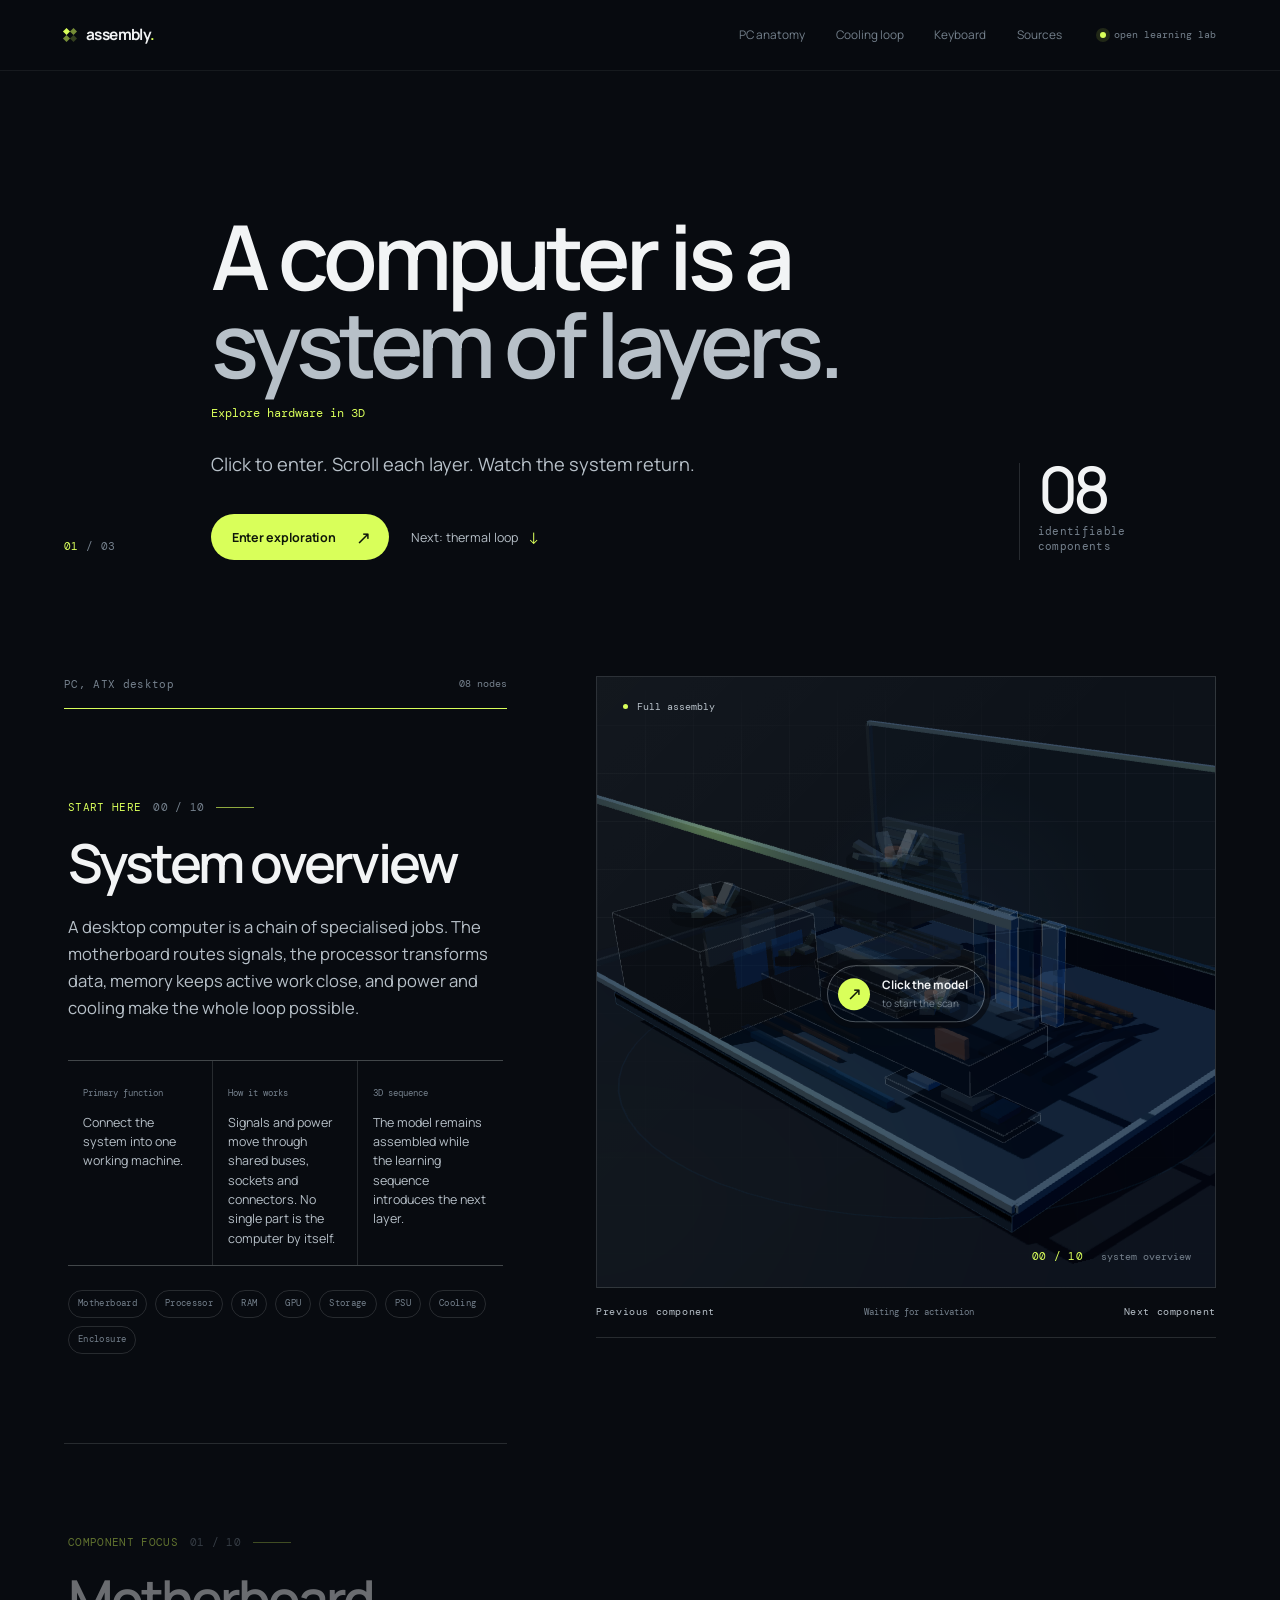
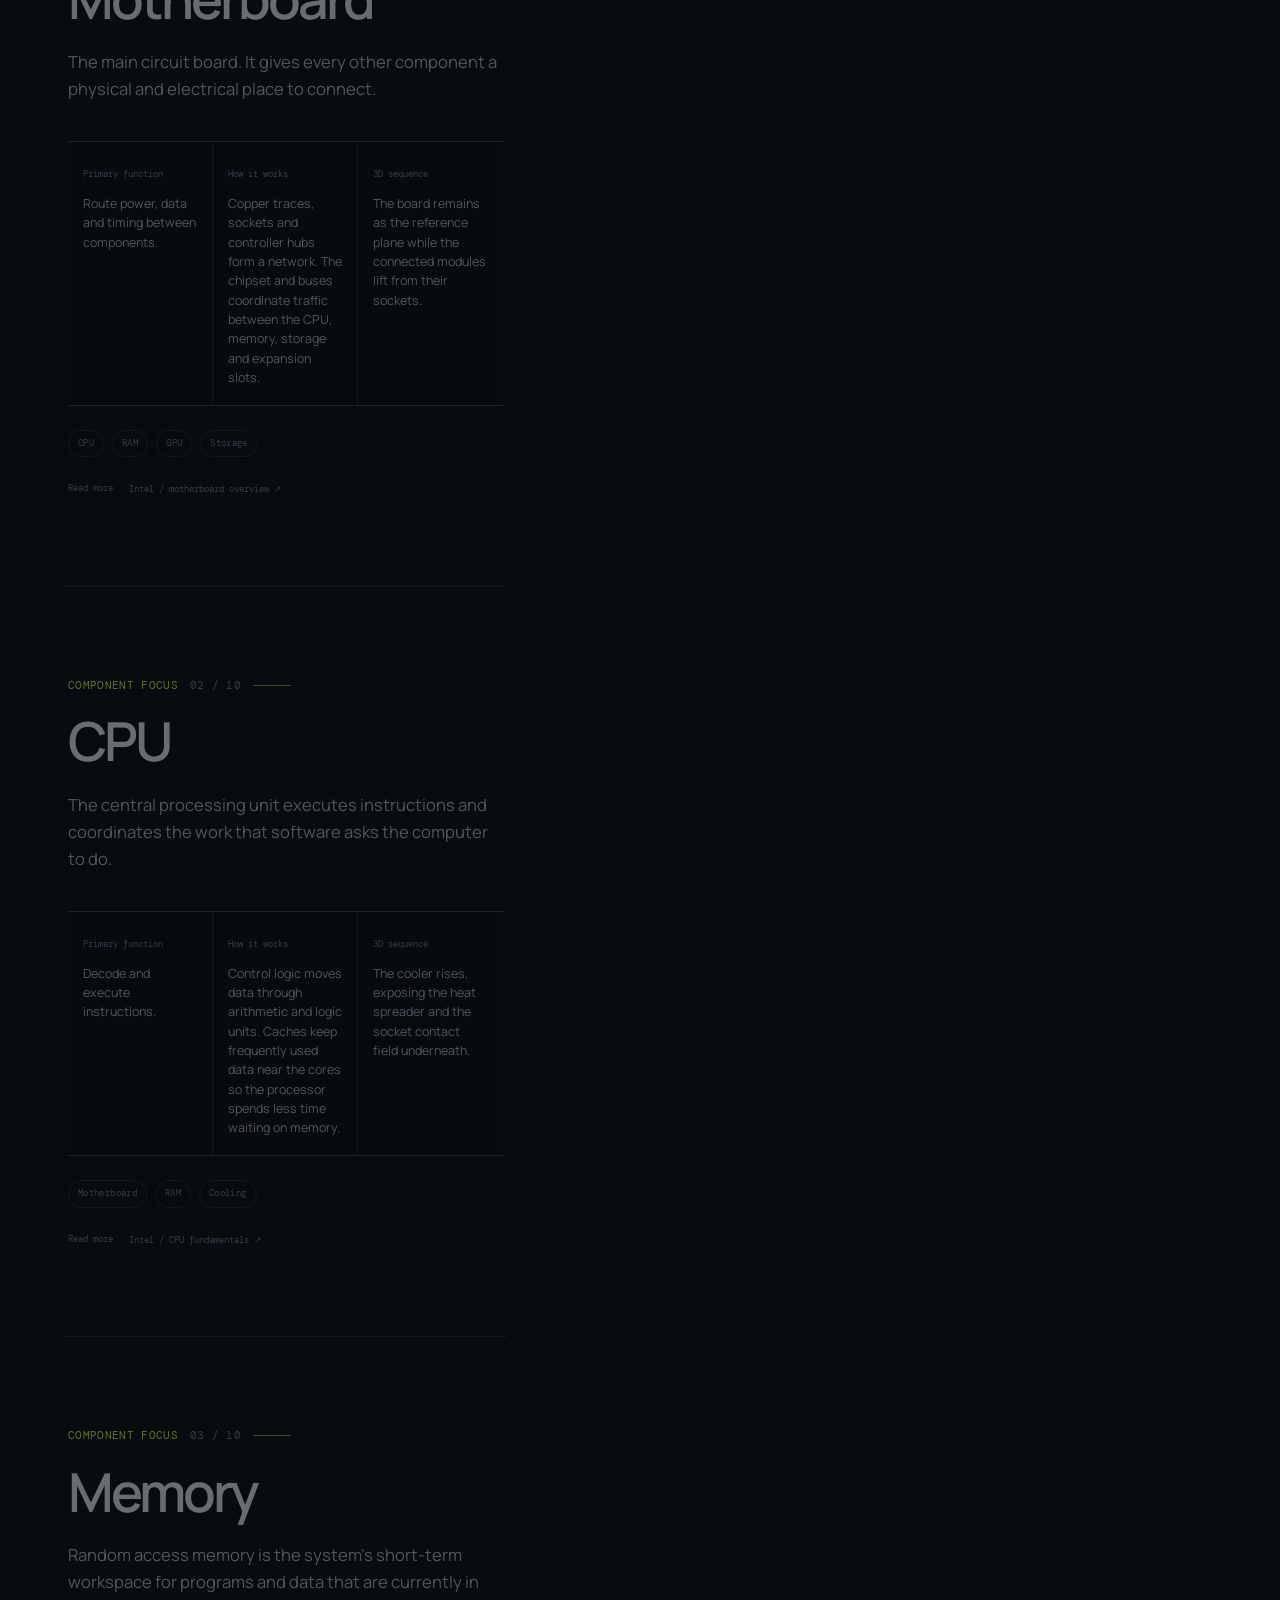
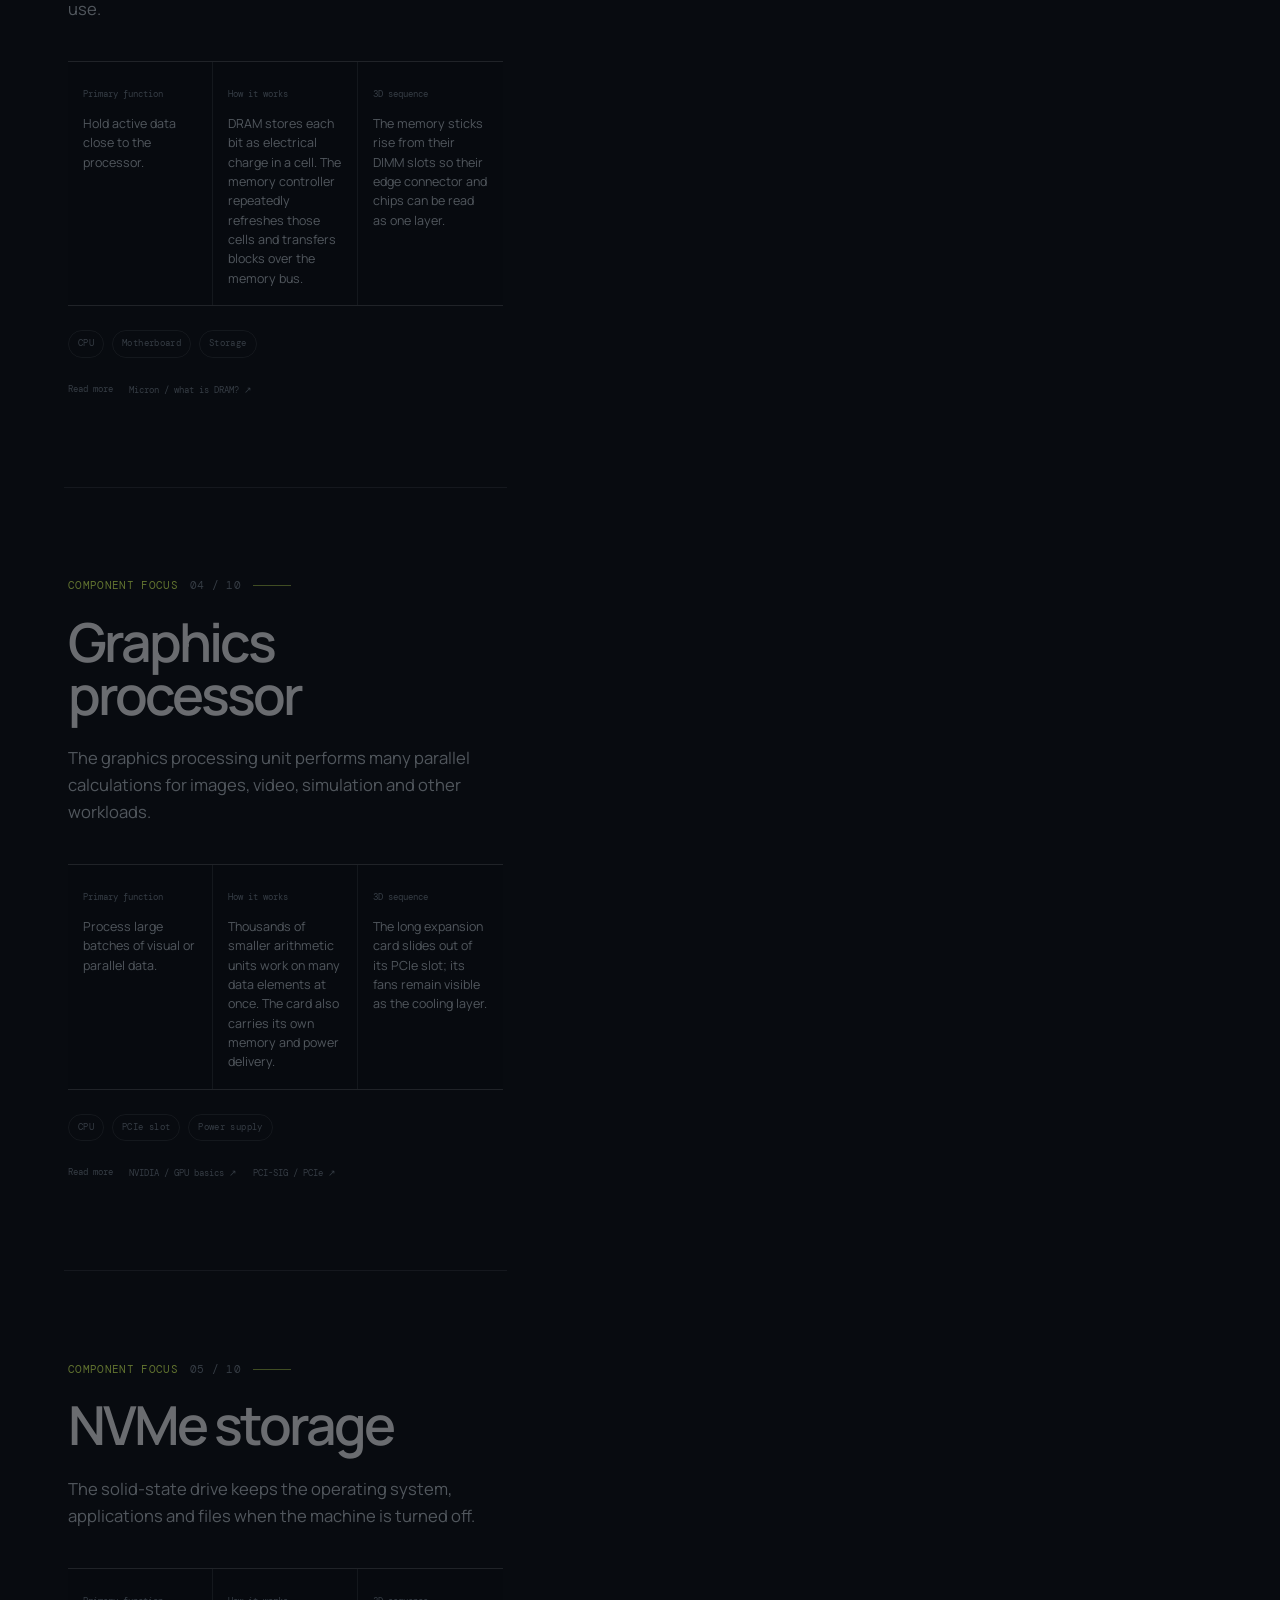
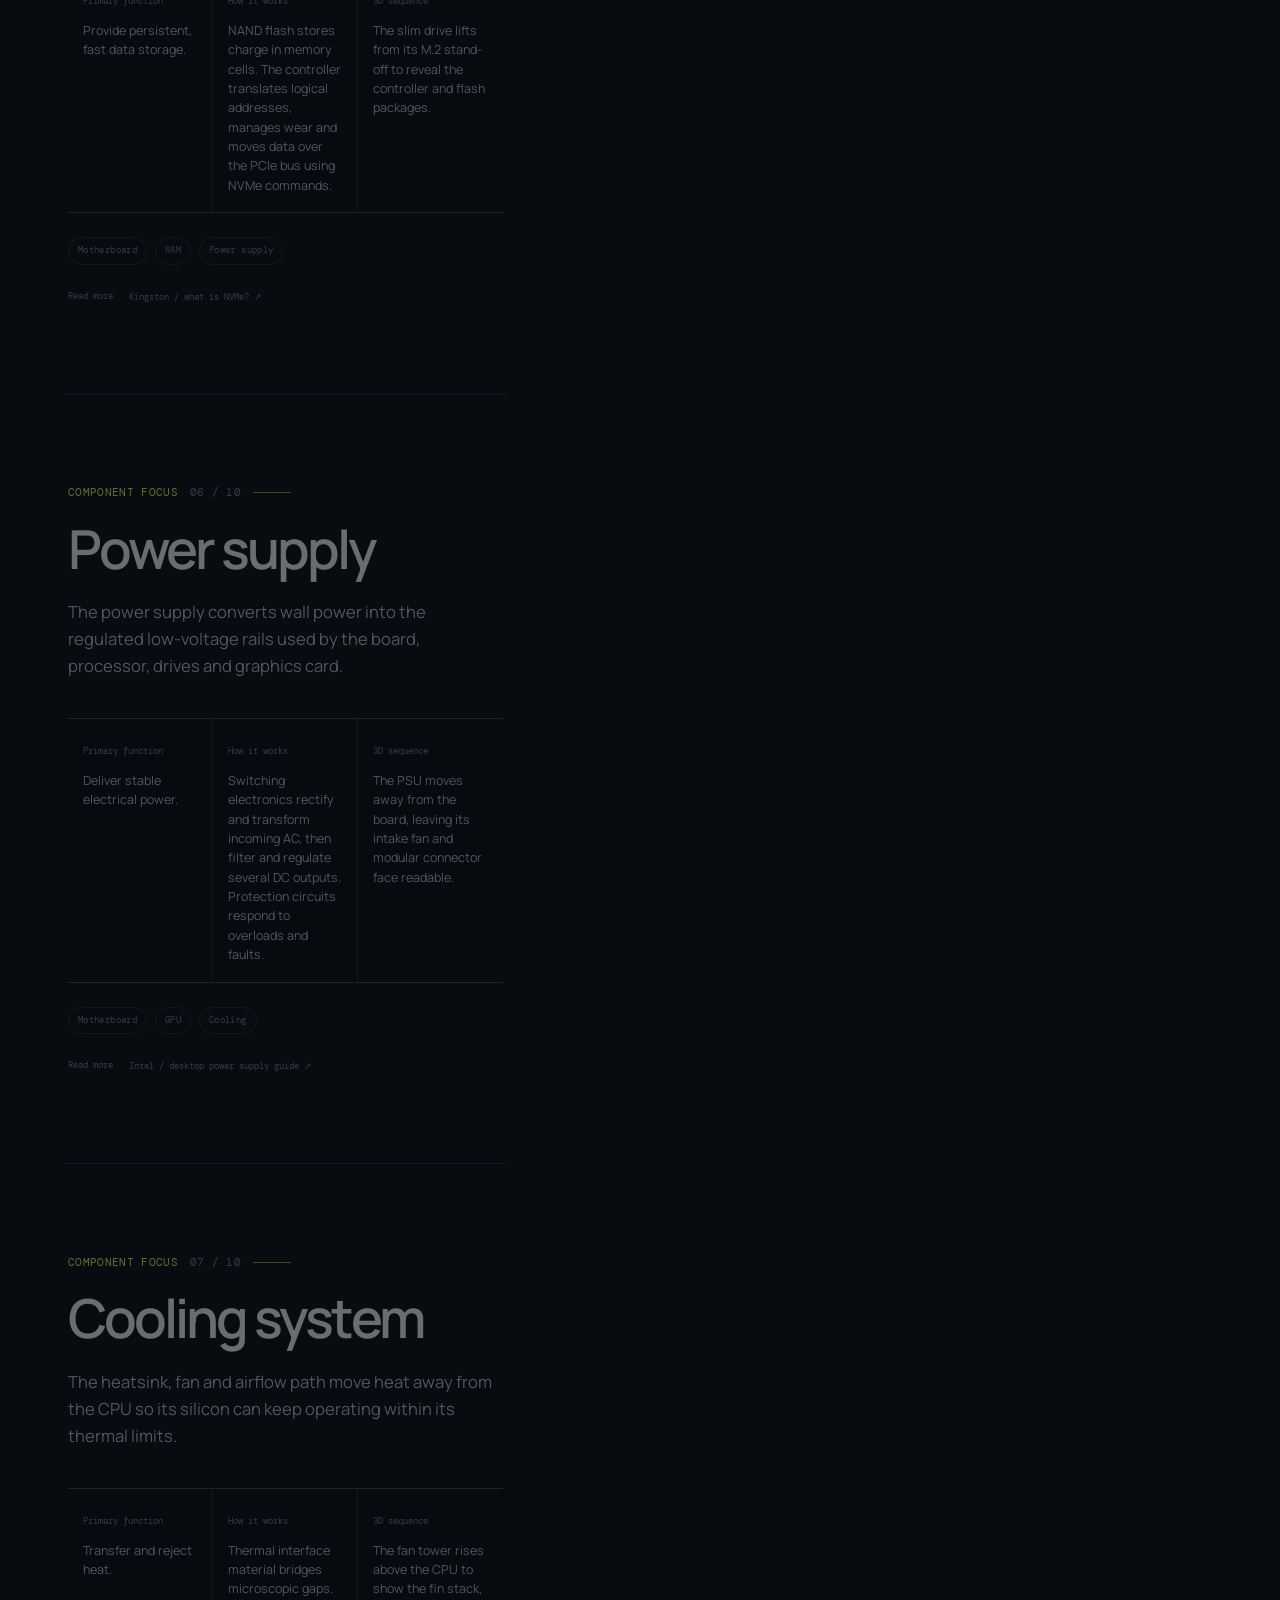
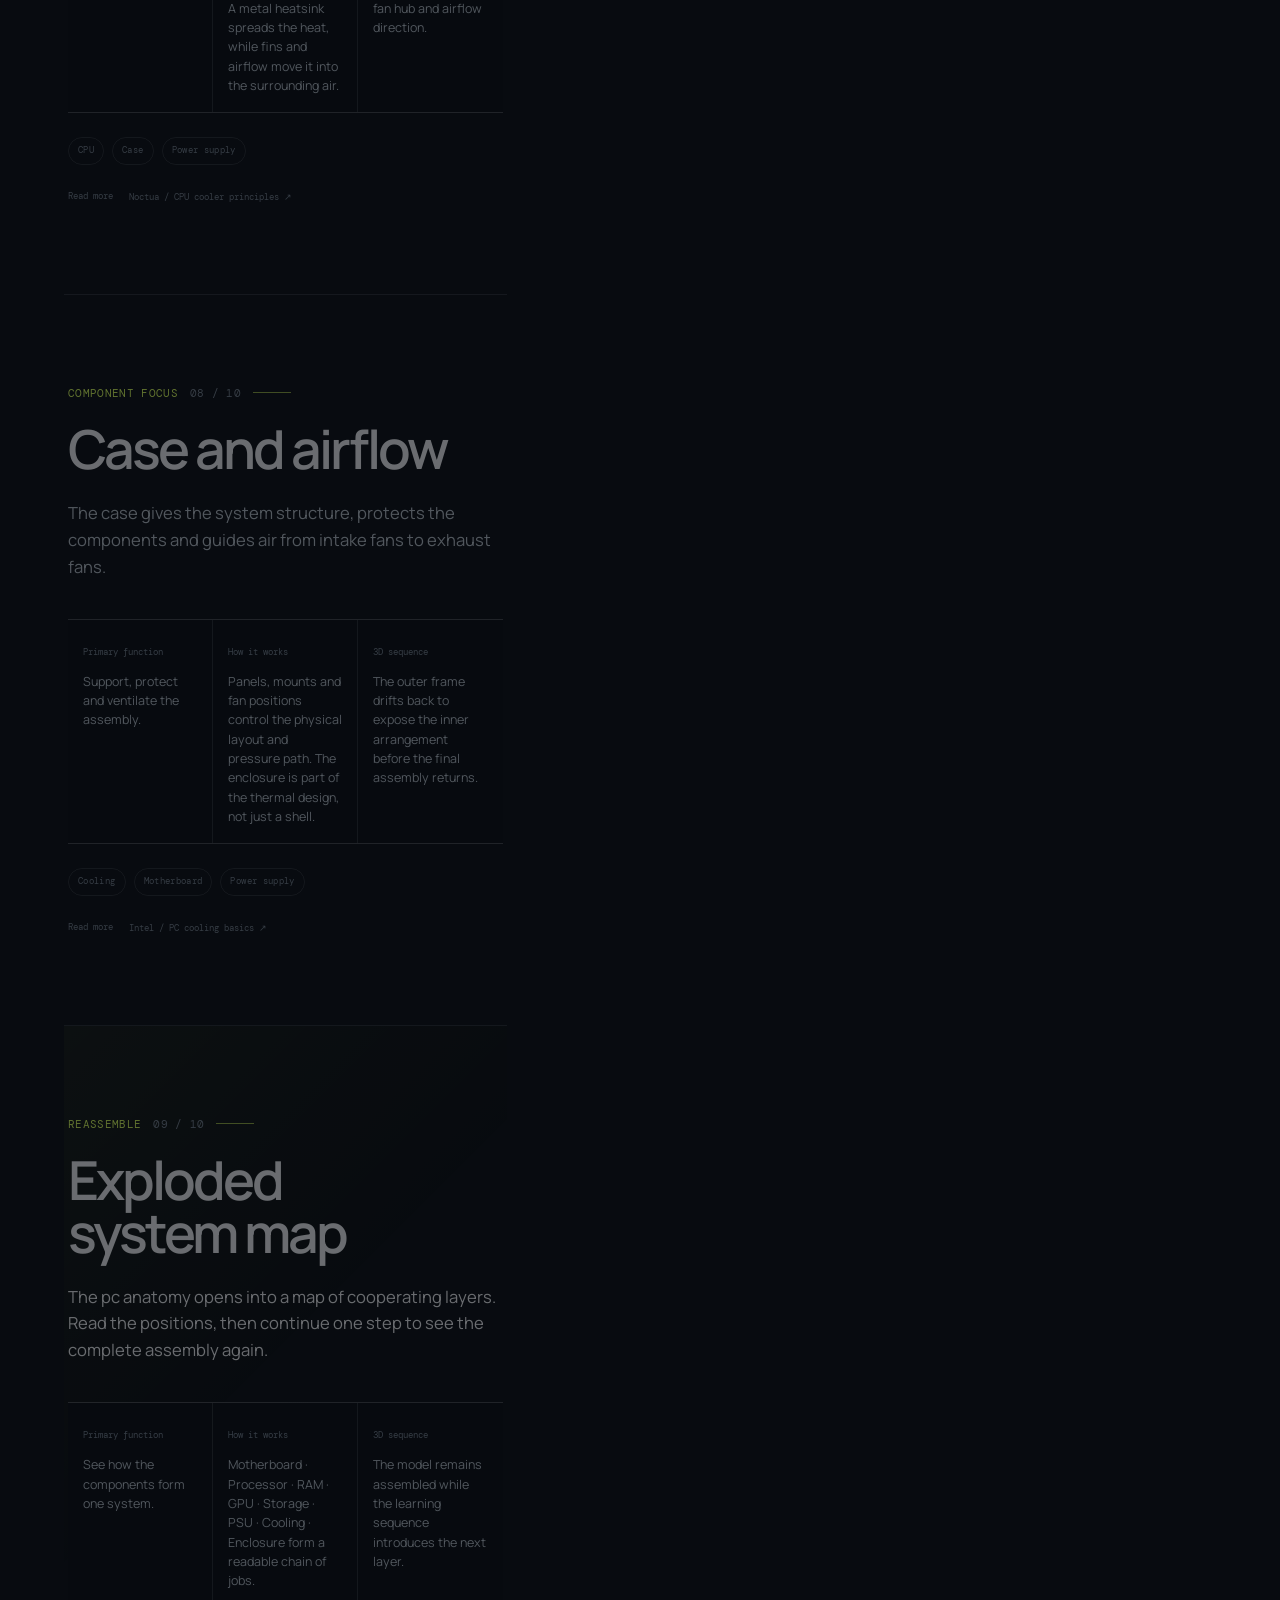
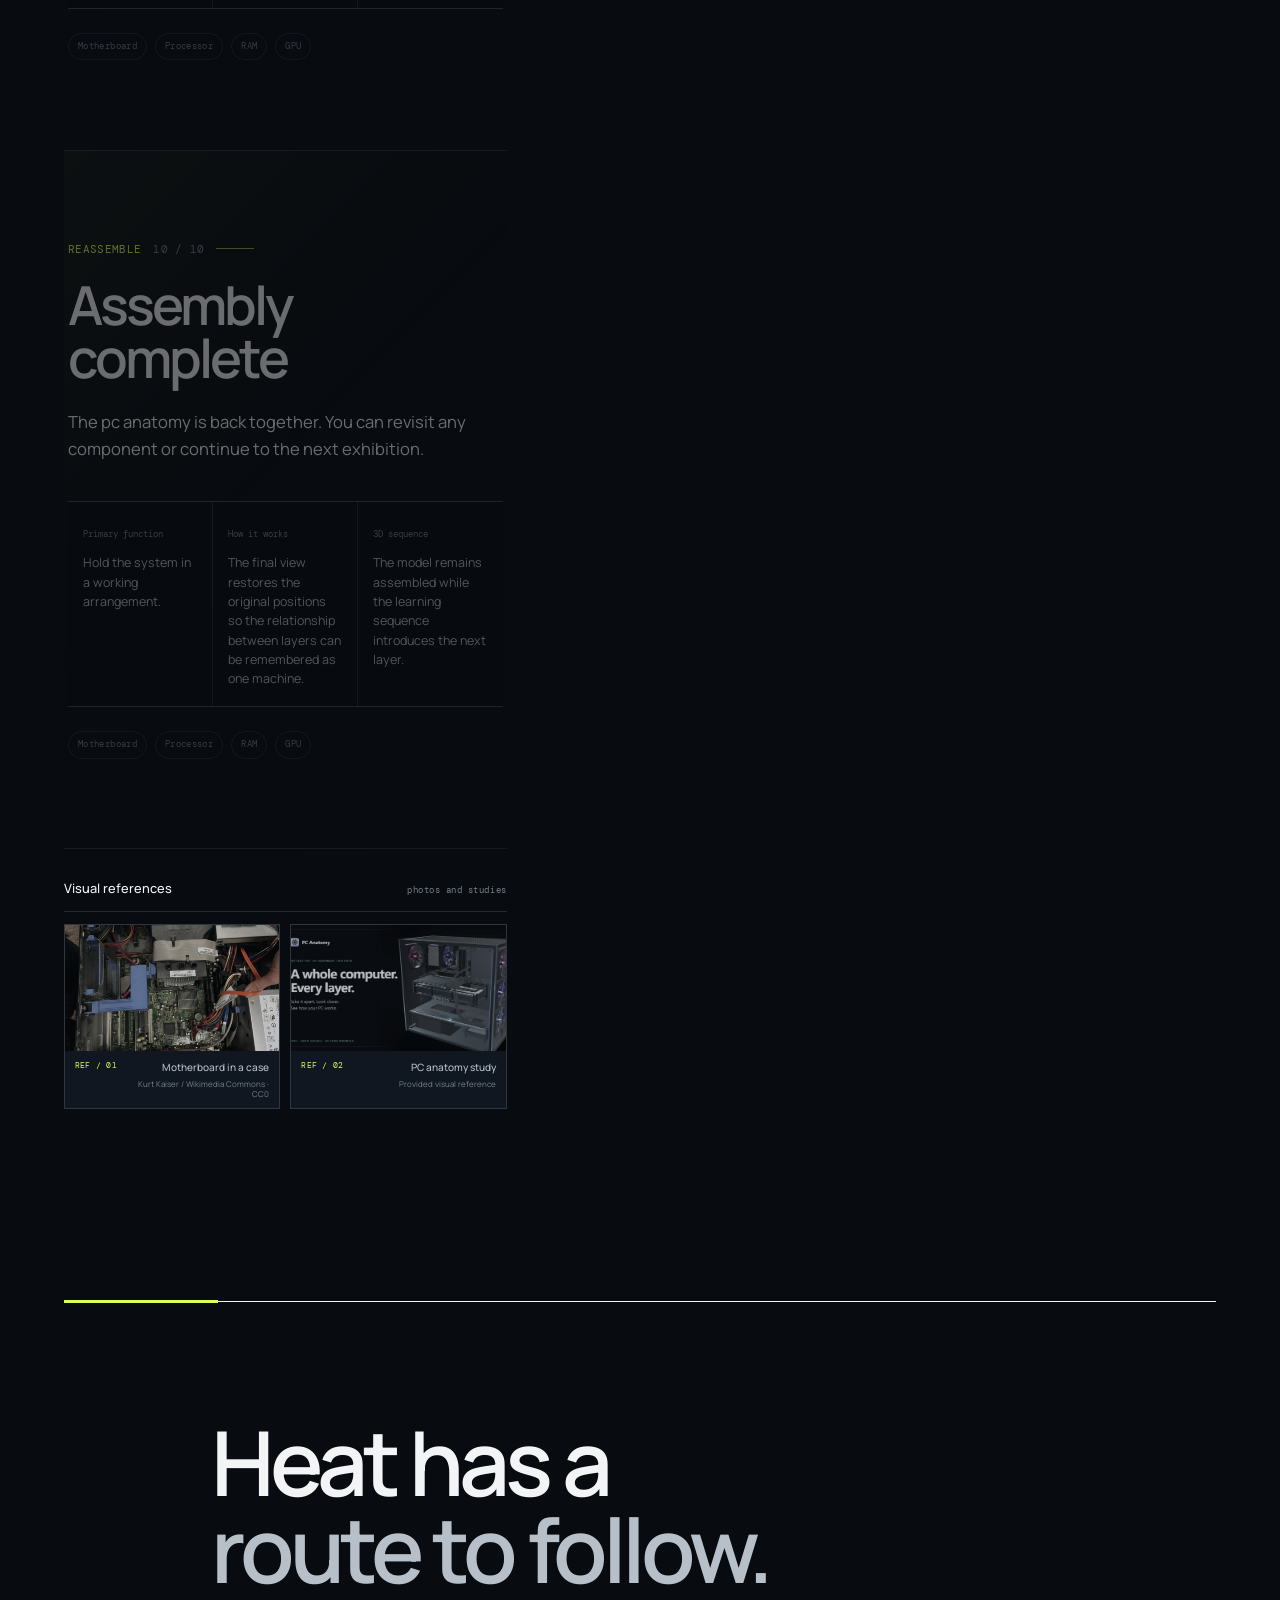
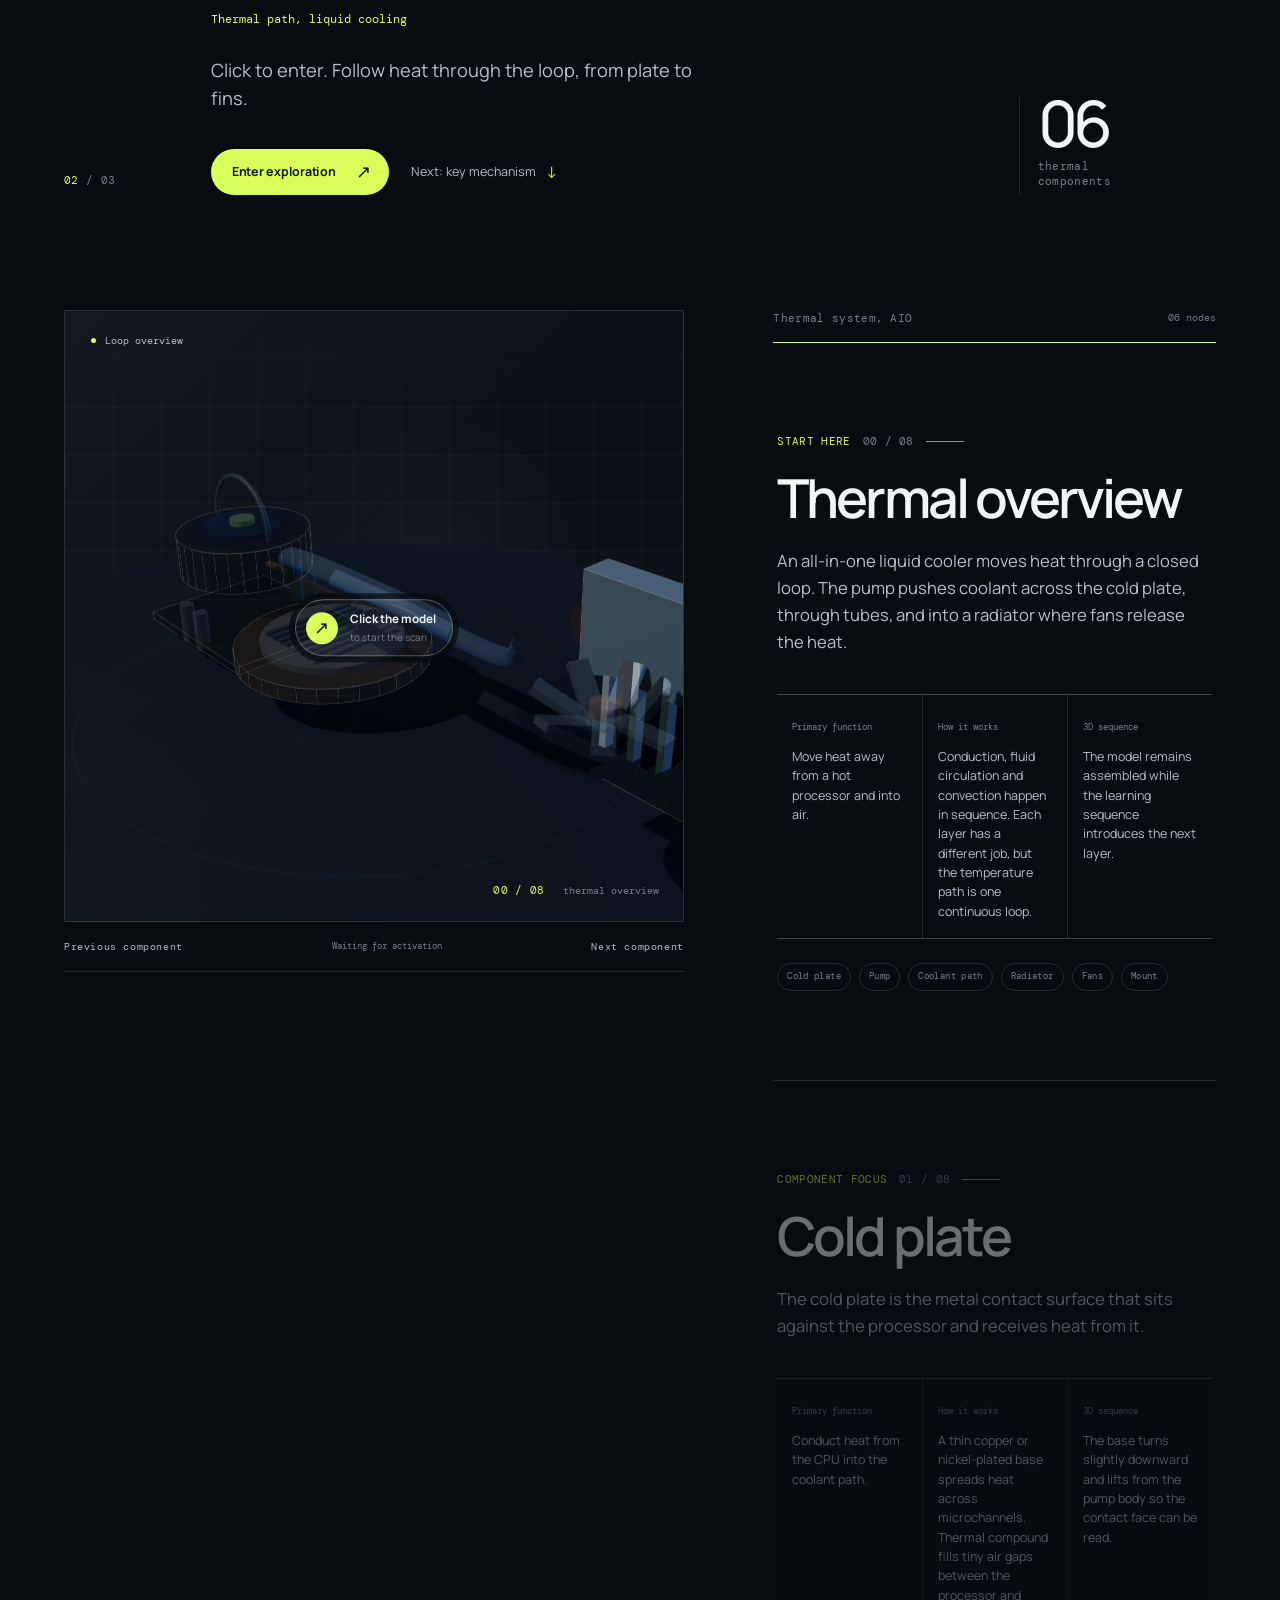
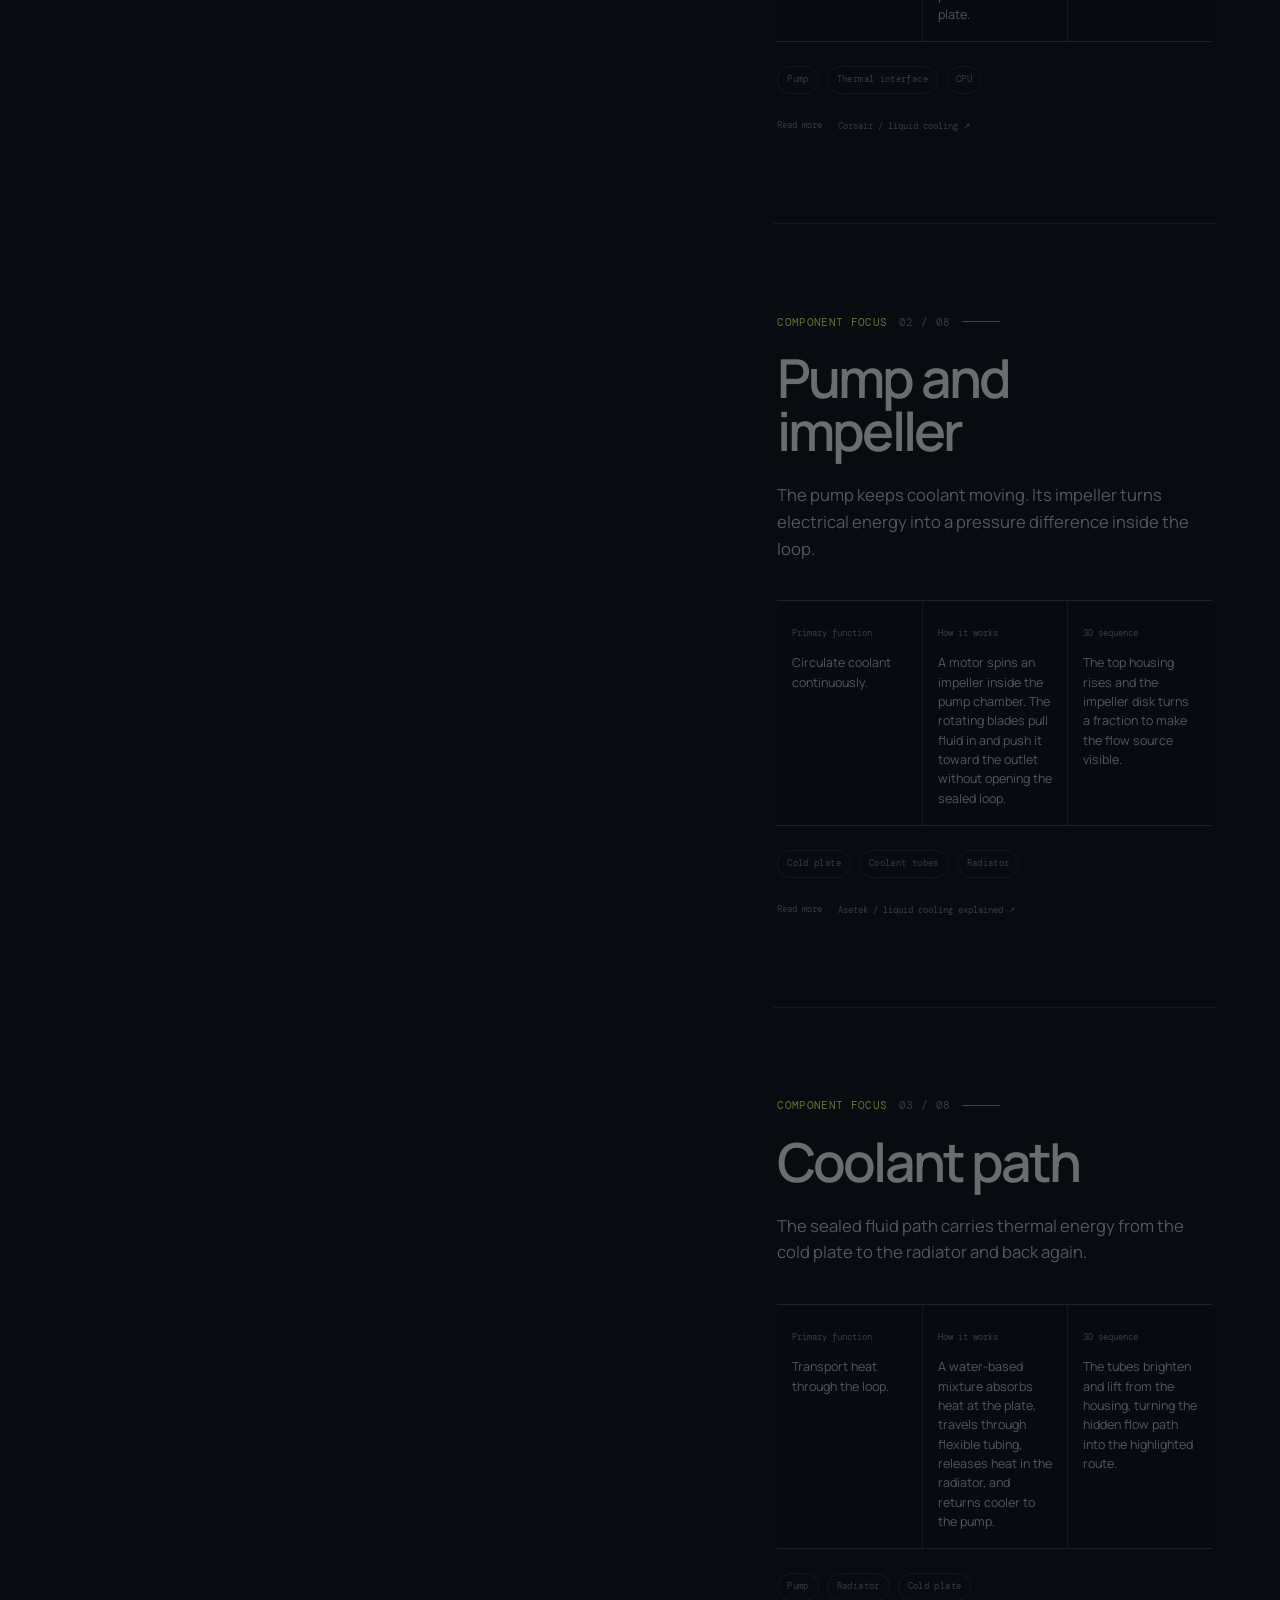
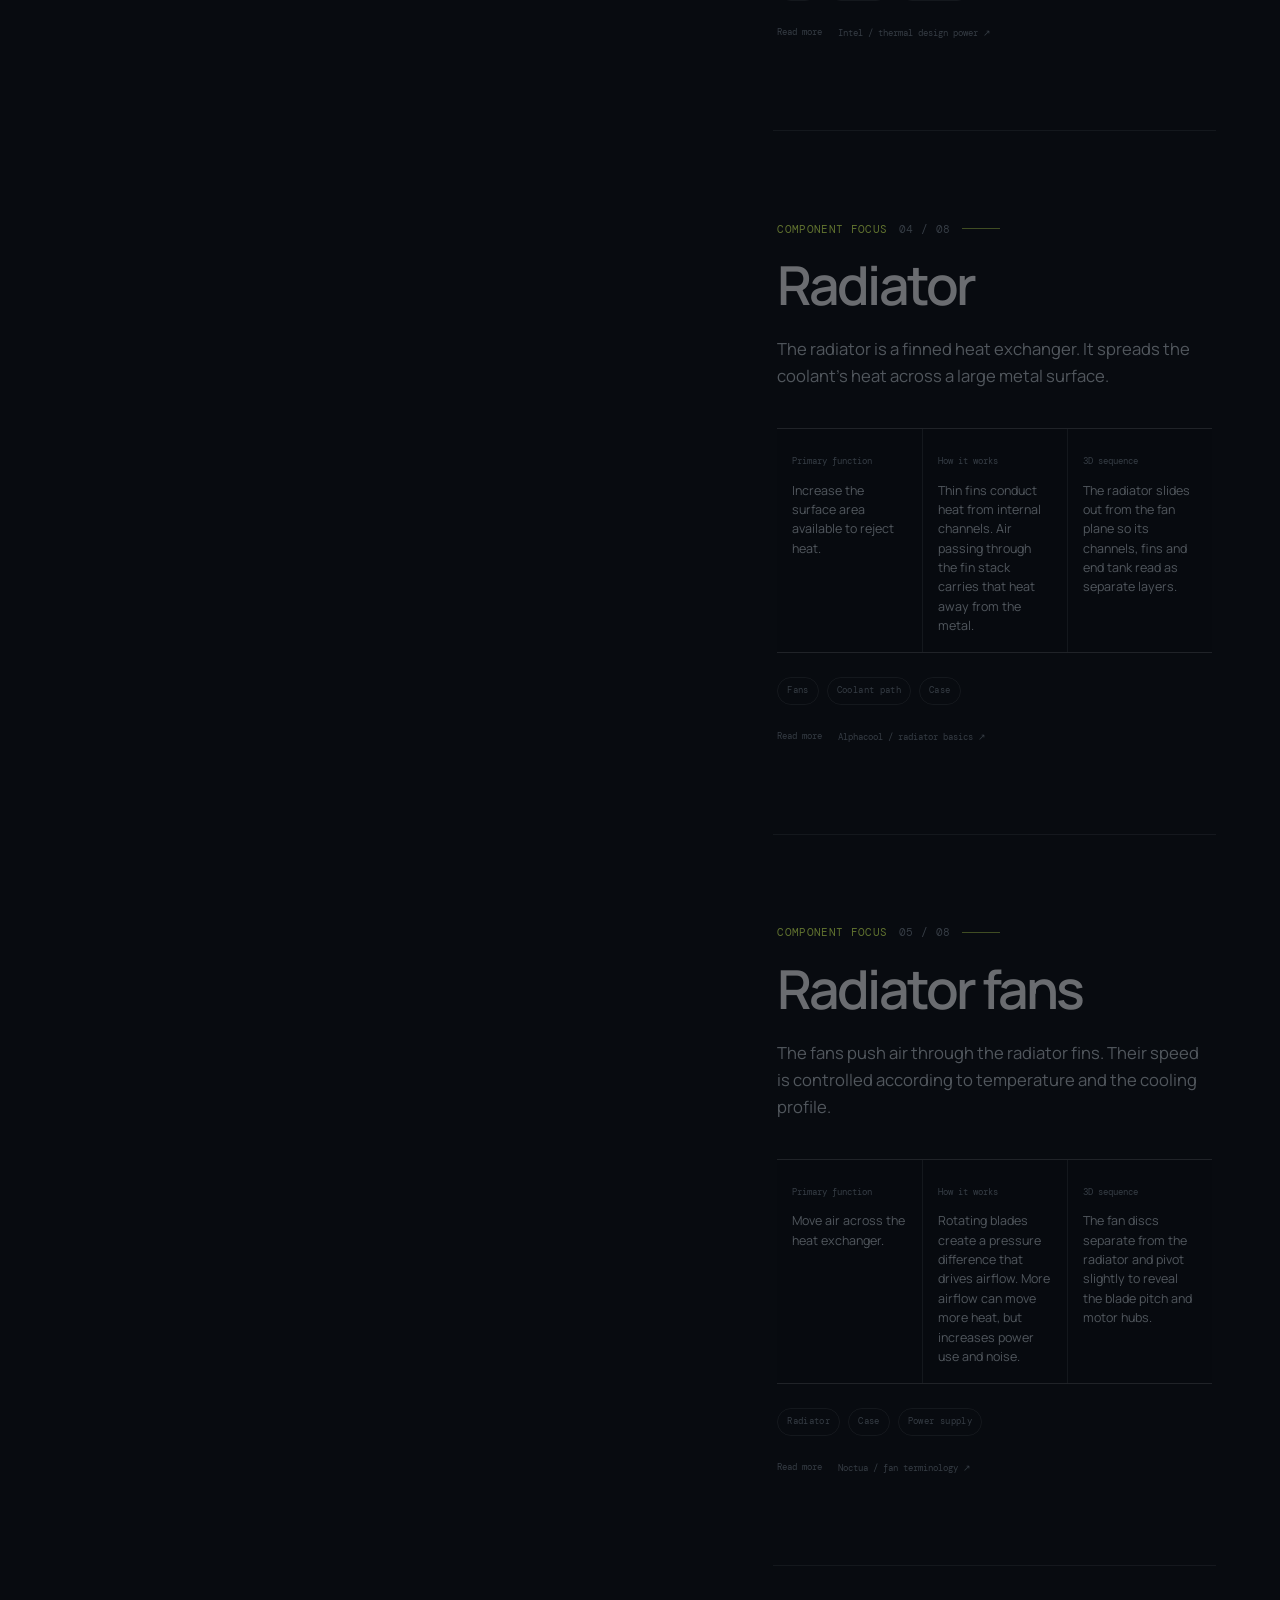
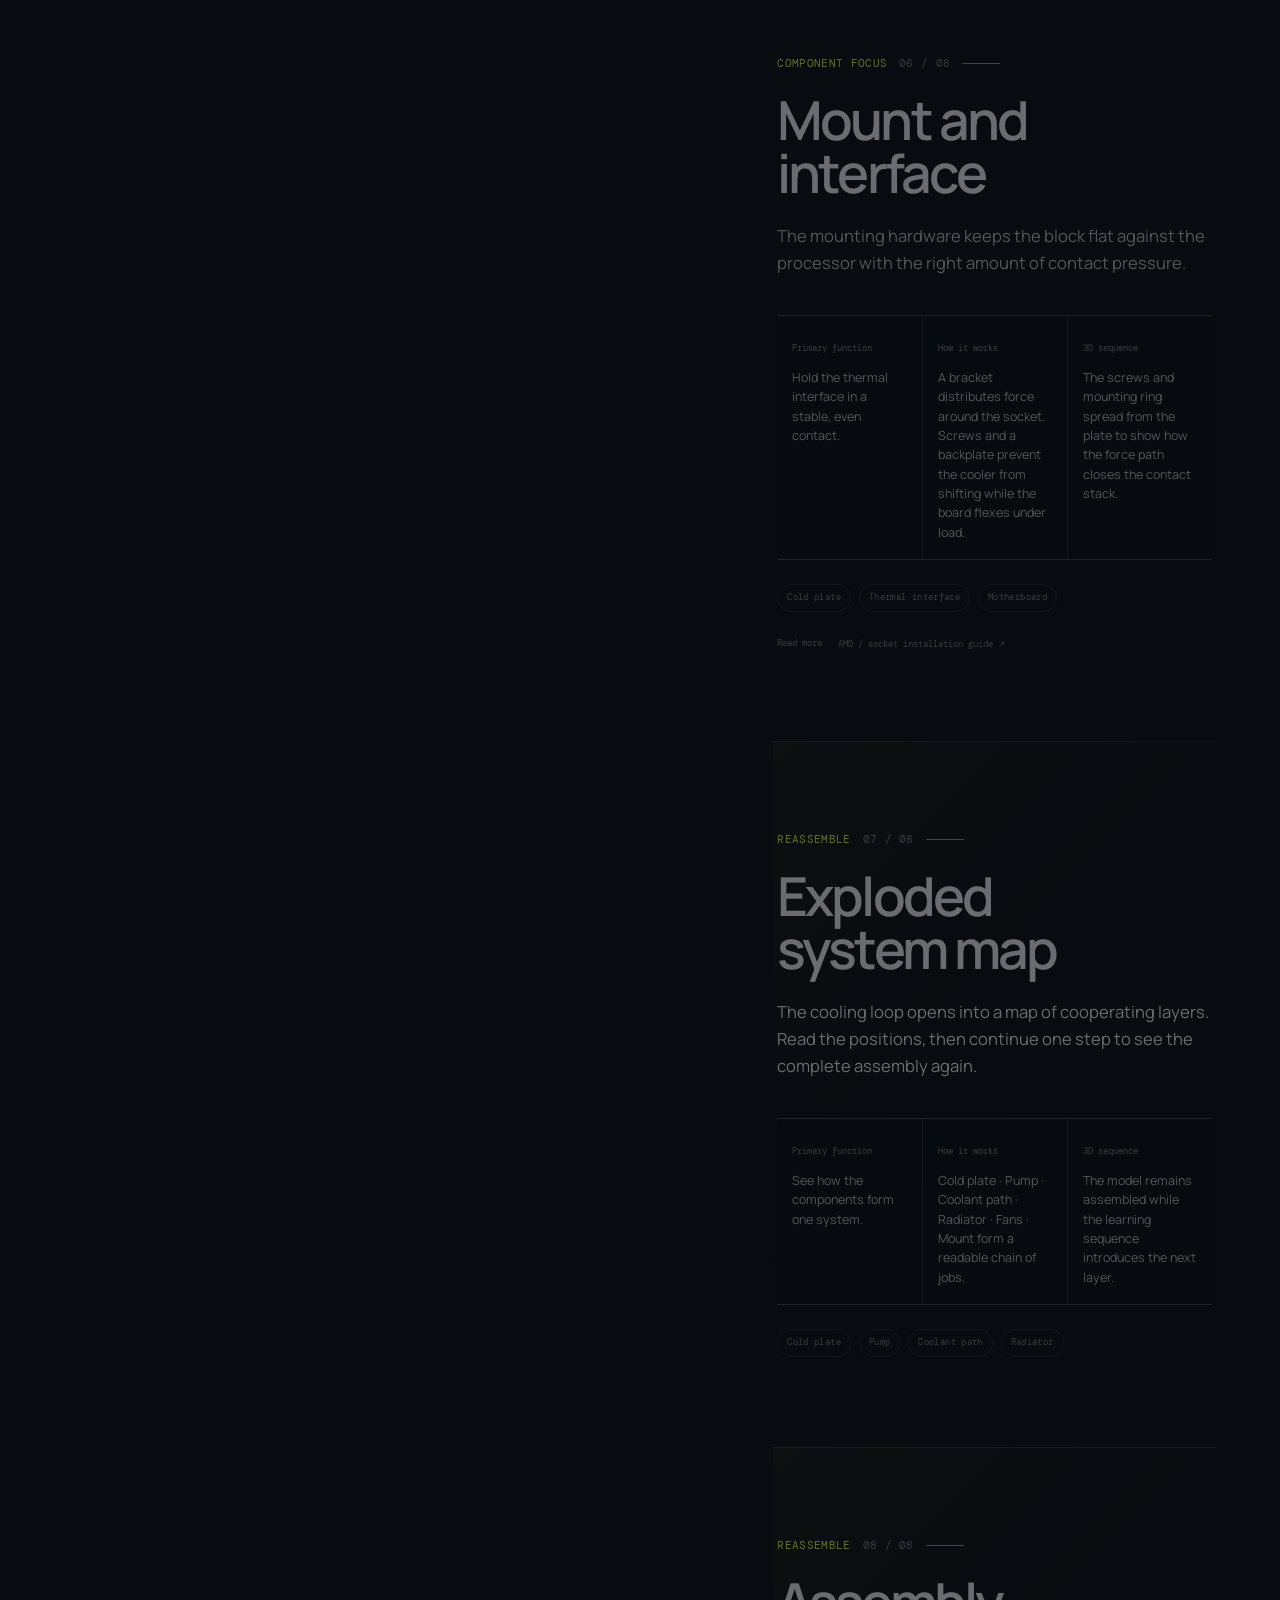
<file: hardware-explorer/index.html>
<!doctype html>
<html lang="en">
<head>
  <meta charset="utf-8">
  <meta name="viewport" content="width=device-width, initial-scale=1, viewport-fit=cover">
  <meta name="color-scheme" content="dark">
  <title>Assembly, hardware anatomy lab</title>
  <meta name="description" content="An interactive 3D lab for learning how a computer, a cooling system, and a mechanical keyboard work together.">
  <link rel="icon" href="data:,">
  <link rel="preconnect" href="https://fonts.googleapis.com">
  <link rel="preconnect" href="https://fonts.gstatic.com" crossorigin>
  <link href="https://fonts.googleapis.com/css2?family=DM+Mono:wght@400;500&family=Manrope:wght@400;500;600;700&display=swap" rel="stylesheet">
  <script>document.documentElement.classList.add('js');</script>
  <link rel="stylesheet" href="style.css">
  <script src="vendor/gsap.min.js" defer></script>
  <script src="vendor/ScrollTrigger.min.js" defer></script>
  <script type="module" src="app.js"></script>
</head>
<body>
  <a class="skip" href="#main">Skip to the lab</a>

  <header class="site-header">
    <div class="header-inner">
      <a class="brand" href="#pc" aria-label="Assembly, back to top">
        <span class="brand-mark" aria-hidden="true"><i></i><i></i><i></i><i></i></span>
        <span>assembly<span class="brand-dot">.</span></span>
      </a>
      <nav class="site-nav" aria-label="Main navigation">
        <a href="#pc">PC anatomy</a>
        <a href="#cooling">Cooling loop</a>
        <a href="#keyboard">Keyboard</a>
        <a href="#sources">Sources</a>
      </nav>
      <div class="header-meta"><span class="status-dot"></span><span>open learning lab</span></div>
    </div>
  </header>

  <main id="main">
    <section class="lab-section lab-section--pc" id="pc" data-lab="pc" aria-labelledby="pc-title">
      <div class="lab-heading" data-reveal>
        <div class="lab-heading__index mono">01 <span>/ 03</span></div>
        <div class="lab-heading__copy">
          <h1 id="pc-title">A computer is a<br><em>system of layers.</em></h1>
          <p class="eyebrow">Explore hardware in 3D</p>
          <p class="intro">Click to enter. Scroll each layer. Watch the system return.</p>
          <div class="heading-actions">
            <button class="button button--bright" type="button" data-activate>Enter exploration <span aria-hidden="true">↗</span></button>
            <a class="text-link" href="#cooling">Next: thermal loop <span aria-hidden="true">↓</span></a>
          </div>
        </div>
        <div class="lab-heading__measure mono">
          <strong>08</strong>
          <span>identifiable<br>components</span>
        </div>
      </div>

      <div class="lab-layout">
        <div class="lab-copy">
          <div class="lab-copy__topline">
            <span class="mono">PC, ATX desktop</span>
            <span data-copy-count>08 nodes</span>
          </div>
          <div class="step-list" data-step-list></div>
          <div class="reference-rail" data-reference-rail data-reveal></div>
        </div>

        <div class="lab-stage-column">
          <div class="lab-stage ticks" data-stage>
            <canvas class="scene-canvas" data-scene-canvas tabindex="0" aria-label="Interactive 3D model of a desktop computer. Click to activate the hardware exploration."></canvas>
            <div class="stage-grid" aria-hidden="true"></div>
            <div class="scene-label scene-label--top"><span class="scene-label__dot"></span><span data-scene-kicker>Full assembly</span></div>
            <div class="scene-label scene-label--bottom"><span class="mono" data-scene-progress>00 / 10</span><span data-scene-label>complete system</span></div>
            <button class="stage-activate" type="button" data-activate>
              <span class="stage-activate__ring"><span>↗</span></span>
              <span><strong>Click the model</strong><small>to start the scan</small></span>
            </button>
            <div class="webgl-note" data-webgl-note hidden>3D canvas unavailable. Use the component notes below to continue.</div>
          </div>
          <div class="stage-controls">
            <button class="stage-control" type="button" data-stage-prev aria-label="Previous component"><span>Previous component</span></button>
            <div class="stage-control__status"><span data-activation-status aria-live="polite">Waiting for activation</span></div>
            <button class="stage-control" type="button" data-stage-next aria-label="Next component"><span>Next component</span></button>
          </div>
        </div>
      </div>
    </section>

    <div class="section-divider" aria-hidden="true"><span></span></div>

    <section class="lab-section lab-section--cooling" id="cooling" data-lab="cooling" aria-labelledby="cooling-title">
      <div class="lab-heading" data-reveal>
        <div class="lab-heading__index mono">02 <span>/ 03</span></div>
        <div class="lab-heading__copy">
          <h2 id="cooling-title">Heat has a<br><em>route to follow.</em></h2>
          <p class="eyebrow">Thermal path, liquid cooling</p>
          <p class="intro">Click to enter. Follow heat through the loop, from plate to fins.</p>
          <div class="heading-actions">
            <button class="button button--bright" type="button" data-activate>Enter exploration <span aria-hidden="true">↗</span></button>
            <a class="text-link" href="#keyboard">Next: key mechanism <span aria-hidden="true">↓</span></a>
          </div>
        </div>
        <div class="lab-heading__measure mono">
          <strong>06</strong>
          <span>thermal<br>components</span>
        </div>
      </div>

      <div class="lab-layout">
        <div class="lab-stage-column">
          <div class="lab-stage ticks" data-stage>
            <canvas class="scene-canvas" data-scene-canvas tabindex="0" aria-label="Interactive 3D model of an all-in-one liquid cooler. Click to activate the thermal exploration."></canvas>
            <div class="stage-grid" aria-hidden="true"></div>
            <div class="scene-label scene-label--top"><span class="scene-label__dot"></span><span data-scene-kicker>Loop overview</span></div>
            <div class="scene-label scene-label--bottom"><span class="mono" data-scene-progress>00 / 08</span><span data-scene-label>complete cooling loop</span></div>
            <button class="stage-activate" type="button" data-activate>
              <span class="stage-activate__ring"><span>↗</span></span>
              <span><strong>Click the model</strong><small>to start the scan</small></span>
            </button>
            <div class="webgl-note" data-webgl-note hidden>3D canvas unavailable. Use the component notes below to continue.</div>
          </div>
          <div class="stage-controls">
            <button class="stage-control" type="button" data-stage-prev aria-label="Previous component"><span>Previous component</span></button>
            <div class="stage-control__status"><span data-activation-status aria-live="polite">Waiting for activation</span></div>
            <button class="stage-control" type="button" data-stage-next aria-label="Next component"><span>Next component</span></button>
          </div>
        </div>
        <div class="lab-copy">
          <div class="lab-copy__topline">
            <span class="mono">Thermal system, AIO</span>
            <span data-copy-count>06 nodes</span>
          </div>
          <div class="step-list" data-step-list></div>
          <div class="reference-rail" data-reference-rail data-reveal></div>
        </div>
      </div>
    </section>

    <div class="section-divider" aria-hidden="true"><span></span></div>

    <section class="lab-section lab-section--keyboard" id="keyboard" data-lab="keyboard" aria-labelledby="keyboard-title">
      <div class="lab-heading" data-reveal>
        <div class="lab-heading__index mono">03 <span>/ 03</span></div>
        <div class="lab-heading__copy">
          <h2 id="keyboard-title">Every press begins<br><em>below the keycap.</em></h2>
          <p class="eyebrow">Input device, mechanical keyboard</p>
          <p class="intro">Click to enter. Follow a keycap, switch, circuit, and controller.</p>
          <div class="heading-actions">
            <button class="button button--bright" type="button" data-activate>Enter exploration <span aria-hidden="true">↗</span></button>
            <a class="text-link" href="#sources">Read the source notes <span aria-hidden="true">↓</span></a>
          </div>
        </div>
        <div class="lab-heading__measure mono">
          <strong>07</strong>
          <span>mechanical<br>layers</span>
        </div>
      </div>

      <div class="lab-layout">
        <div class="lab-copy">
          <div class="lab-copy__topline">
            <span class="mono">Input device, 75% board</span>
            <span data-copy-count>07 nodes</span>
          </div>
          <div class="step-list" data-step-list></div>
          <div class="reference-rail" data-reference-rail data-reveal></div>
        </div>
        <div class="lab-stage-column">
          <div class="lab-stage ticks" data-stage>
            <canvas class="scene-canvas" data-scene-canvas tabindex="0" aria-label="Interactive 3D model of a mechanical keyboard. Click to activate the key mechanism exploration."></canvas>
            <div class="stage-grid" aria-hidden="true"></div>
            <div class="scene-label scene-label--top"><span class="scene-label__dot"></span><span data-scene-kicker>Keyboard overview</span></div>
            <div class="scene-label scene-label--bottom"><span class="mono" data-scene-progress>00 / 09</span><span data-scene-label>complete input device</span></div>
            <button class="stage-activate" type="button" data-activate>
              <span class="stage-activate__ring"><span>↗</span></span>
              <span><strong>Click the model</strong><small>to start the scan</small></span>
            </button>
            <div class="webgl-note" data-webgl-note hidden>3D canvas unavailable. Use the component notes below to continue.</div>
          </div>
          <div class="stage-controls">
            <button class="stage-control" type="button" data-stage-prev aria-label="Previous component"><span>Previous component</span></button>
            <div class="stage-control__status"><span data-activation-status aria-live="polite">Waiting for activation</span></div>
            <button class="stage-control" type="button" data-stage-next aria-label="Next component"><span>Next component</span></button>
          </div>
        </div>
      </div>
    </section>

    <section class="sources" id="sources" aria-labelledby="sources-title">
      <div class="sources__head" data-reveal>
        <h2 id="sources-title">The model is a guide.<br><em>Sources keep it honest.</em></h2>
        <p class="eyebrow">Source desk</p>
        <p>Photographs are included so the procedural model can be compared with real hardware. The 3D geometry in this prototype is intentionally readable rather than manufacturer-specific. The supplied visual studies also appear beside each learning sequence.</p>
      </div>
      <div class="source-grid" data-reveal>
        <figure class="source-card spotlight-surface" data-spotlight>
          <img src="assets/references/pc-motherboard-photo.jpg" alt="Photograph of a computer motherboard installed inside a case" loading="lazy" width="1568" height="1176">
          <figcaption><span class="mono">Photo / 01</span><span>Motherboard in a case, Kurt Kaiser, Wikimedia Commons, CC0<br><a href="https://commons.wikimedia.org/wiki/File:Computer_motherboard_11.jpg" target="_blank" rel="noreferrer">Open source page ↗</a></span></figcaption>
        </figure>
        <figure class="source-card spotlight-surface" data-spotlight>
          <img src="assets/references/cooling-waterblock-photo.jpg" alt="Photograph of a water cooling block and tubing inside a computer" loading="lazy" width="1568" height="1176">
          <figcaption><span class="mono">Photo / 02</span><span>Water block in a PC, MasterMatt, Wikimedia Commons, public domain<br><a href="https://commons.wikimedia.org/wiki/File:Watercooling_vue_carte_graphique.jpg" target="_blank" rel="noreferrer">Open source page ↗</a></span></figcaption>
        </figure>
        <figure class="source-card spotlight-surface" data-spotlight>
          <img src="assets/references/keyboard-keycaps-photo.jpg" alt="Photograph showing keyboard keycaps and switches removed from a keyboard" loading="lazy" width="1366" height="910">
          <figcaption><span class="mono">Photo / 03</span><span>Keycaps and switches, snuci, Wikimedia Commons, public domain<br><a href="https://commons.wikimedia.org/wiki/File:NeXT_ADB_key_caps_and_switches.jpg" target="_blank" rel="noreferrer">Open source page ↗</a></span></figcaption>
        </figure>
      </div>
      <div class="technical-notes">
        <div class="technical-notes__label mono">Technical sources</div>
        <div class="technical-notes__links">
          <a href="https://www.intel.com/content/www/us/en/gaming/resources/cpu.html" target="_blank" rel="noreferrer">Intel / CPU fundamentals ↗</a>
          <a href="https://www.micron.com/about/micron-glossary/what-is-dram" target="_blank" rel="noreferrer">Micron / DRAM ↗</a>
          <a href="https://www.kingston.com/en/blog/personal-storage/what-is-nvme" target="_blank" rel="noreferrer">Kingston / NVMe storage ↗</a>
          <a href="https://www.corsair.com/us/en/explorer/diy-builder/cpu-coolers/what-is-liquid-cooling/" target="_blank" rel="noreferrer">Corsair / liquid cooling ↗</a>
          <a href="https://www.cherry.de/en-us/products/mx-switches" target="_blank" rel="noreferrer">CHERRY / MX switches ↗</a>
          <a href="https://www.usb.org/documents" target="_blank" rel="noreferrer">USB-IF / specifications ↗</a>
        </div>
      </div>
    </section>
  </main>

  <footer class="site-footer">
    <div class="footer-inner">
      <div class="brand"><span class="brand-mark" aria-hidden="true"><i></i><i></i><i></i><i></i></span><span>assembly<span class="brand-dot">.</span></span></div>
      <p>Free to explore<br>Built as a learning prototype<br>No shopping flow</p>
      <span class="mono">v0.3 / 2026</span>
    </div>
  </footer>
</body>
</html>
</file>
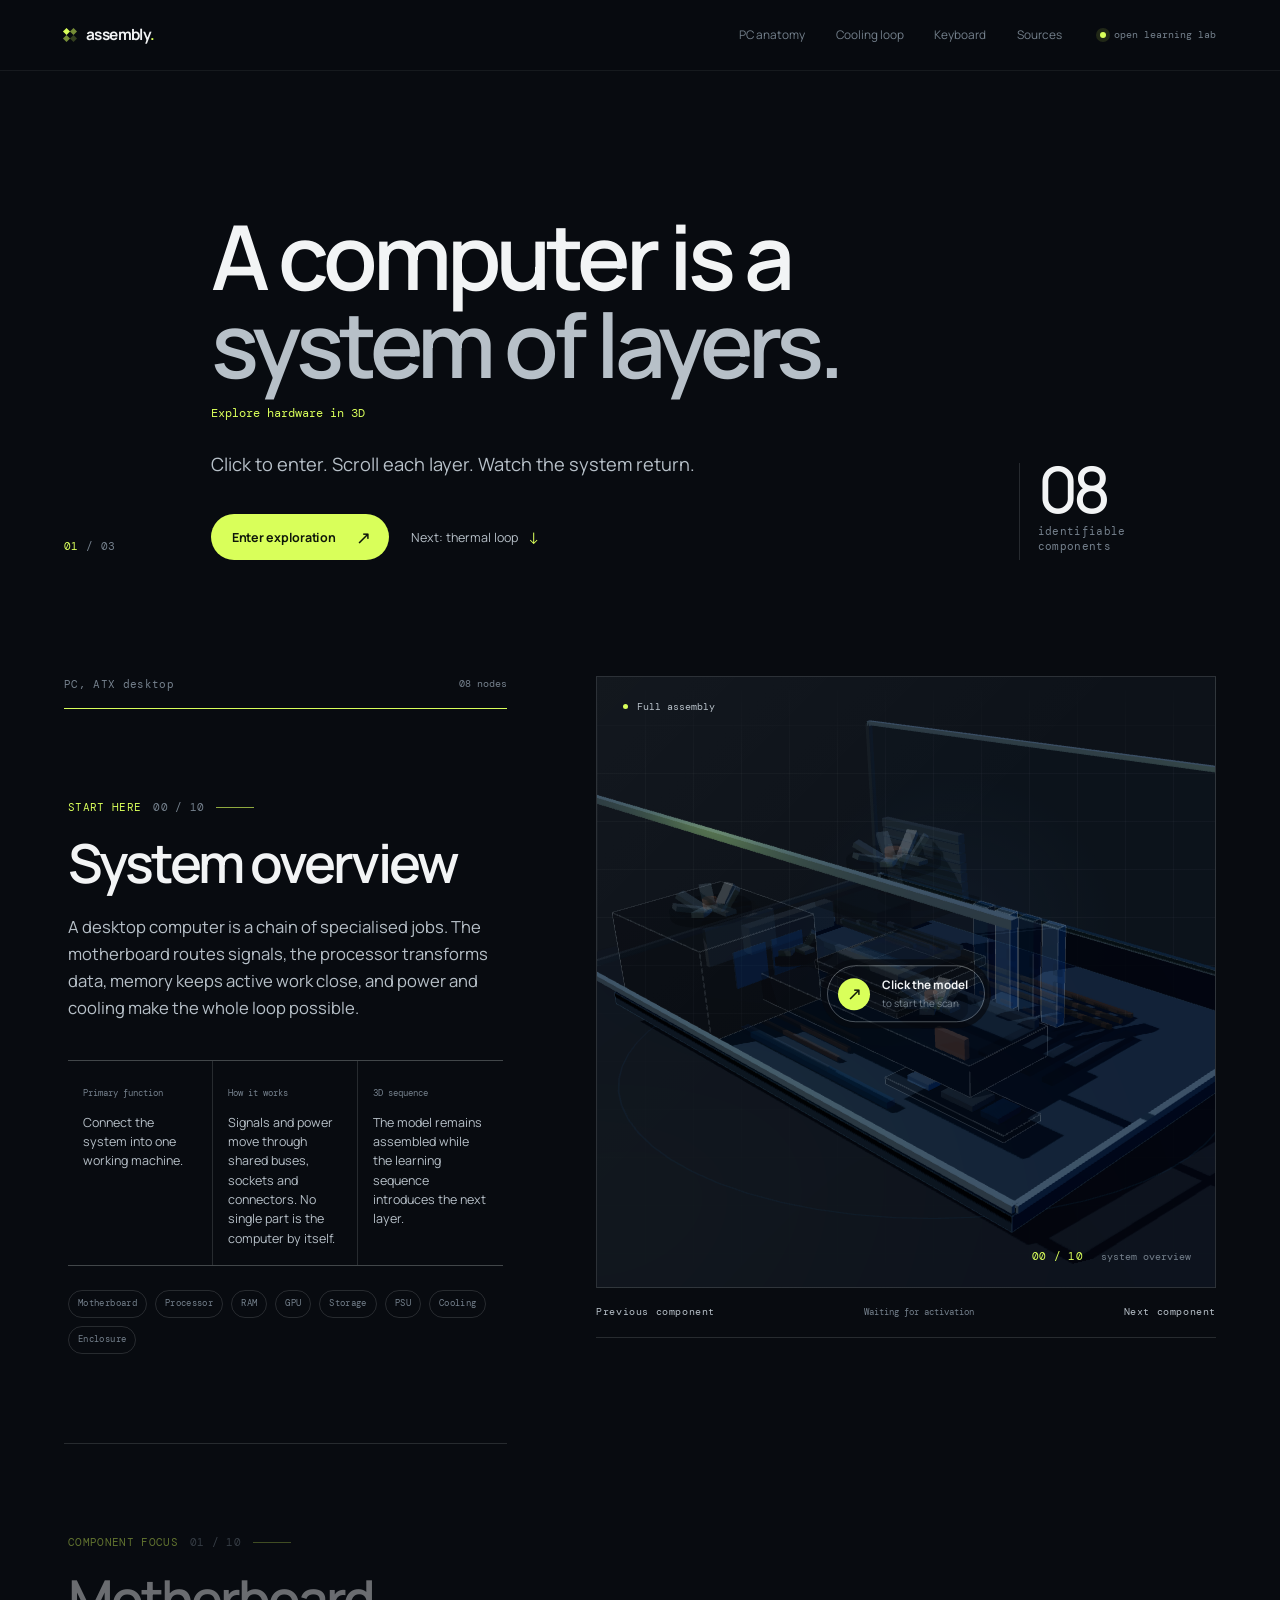
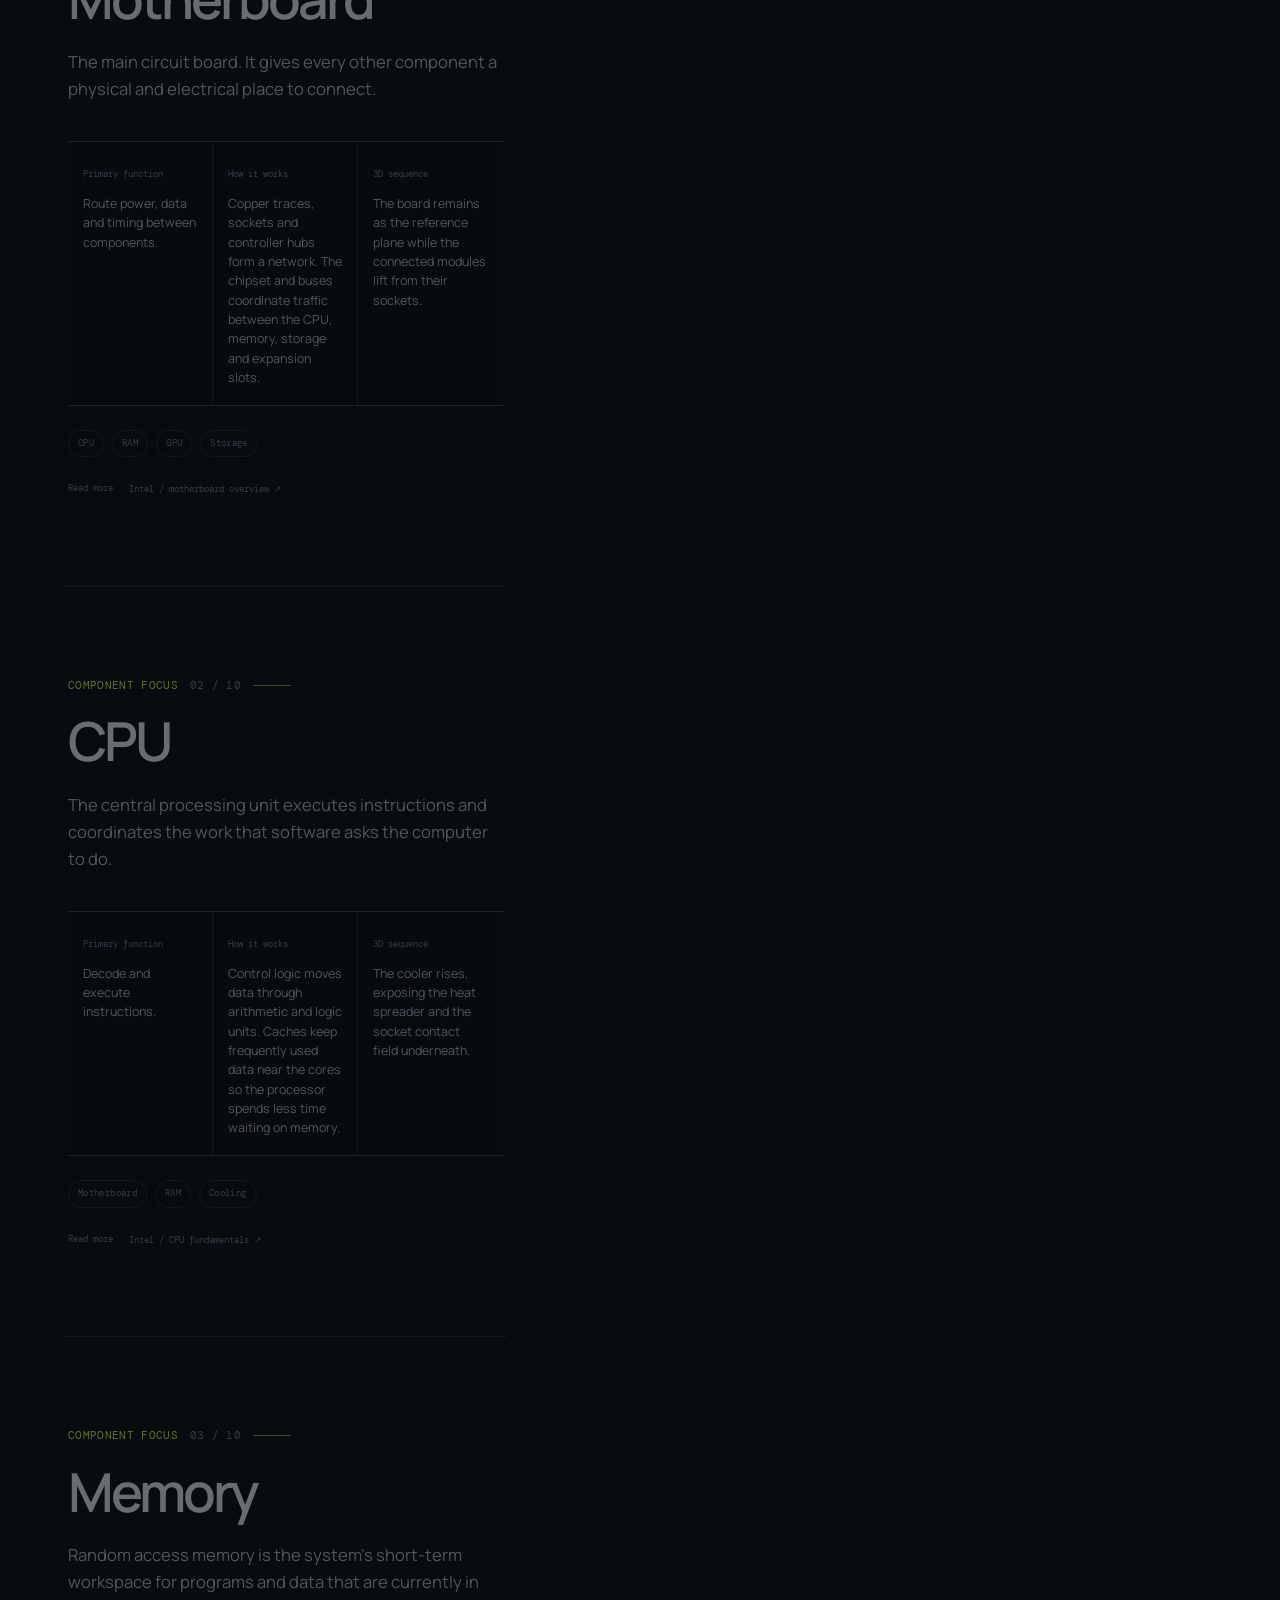
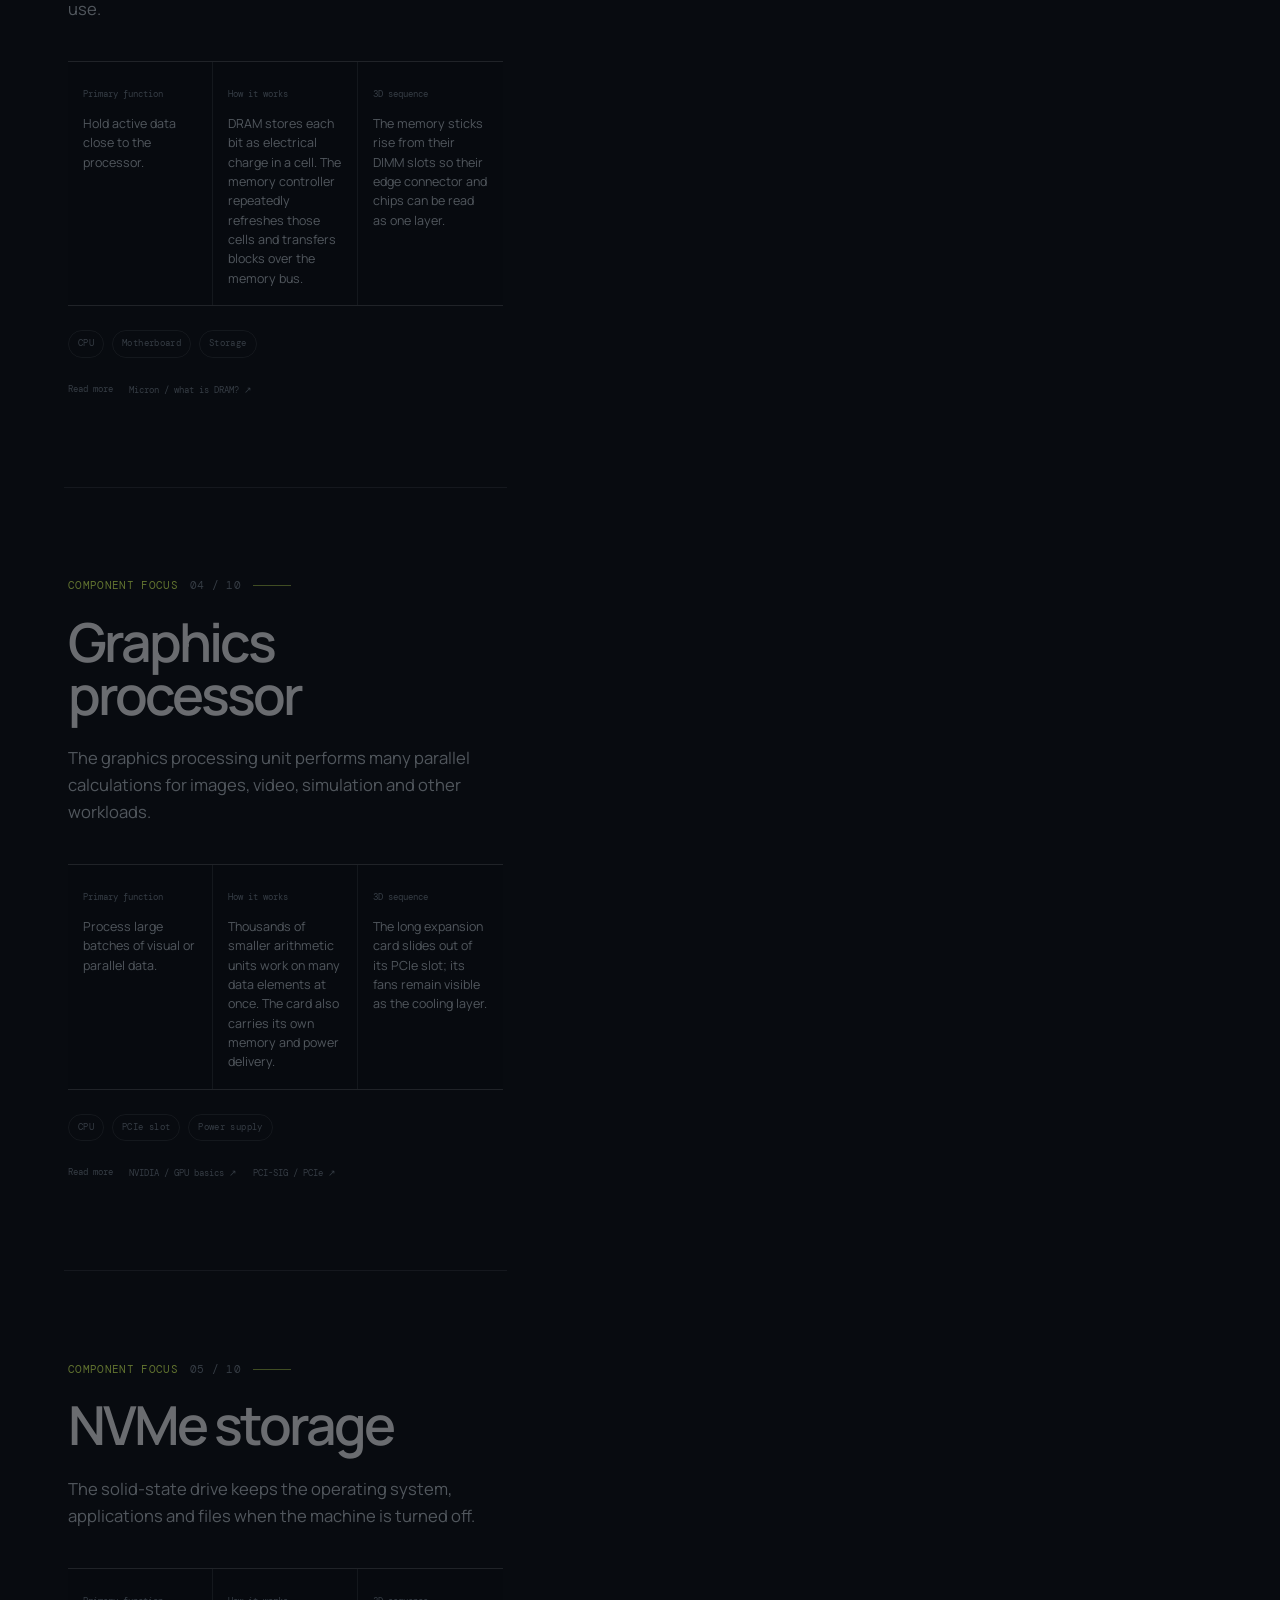
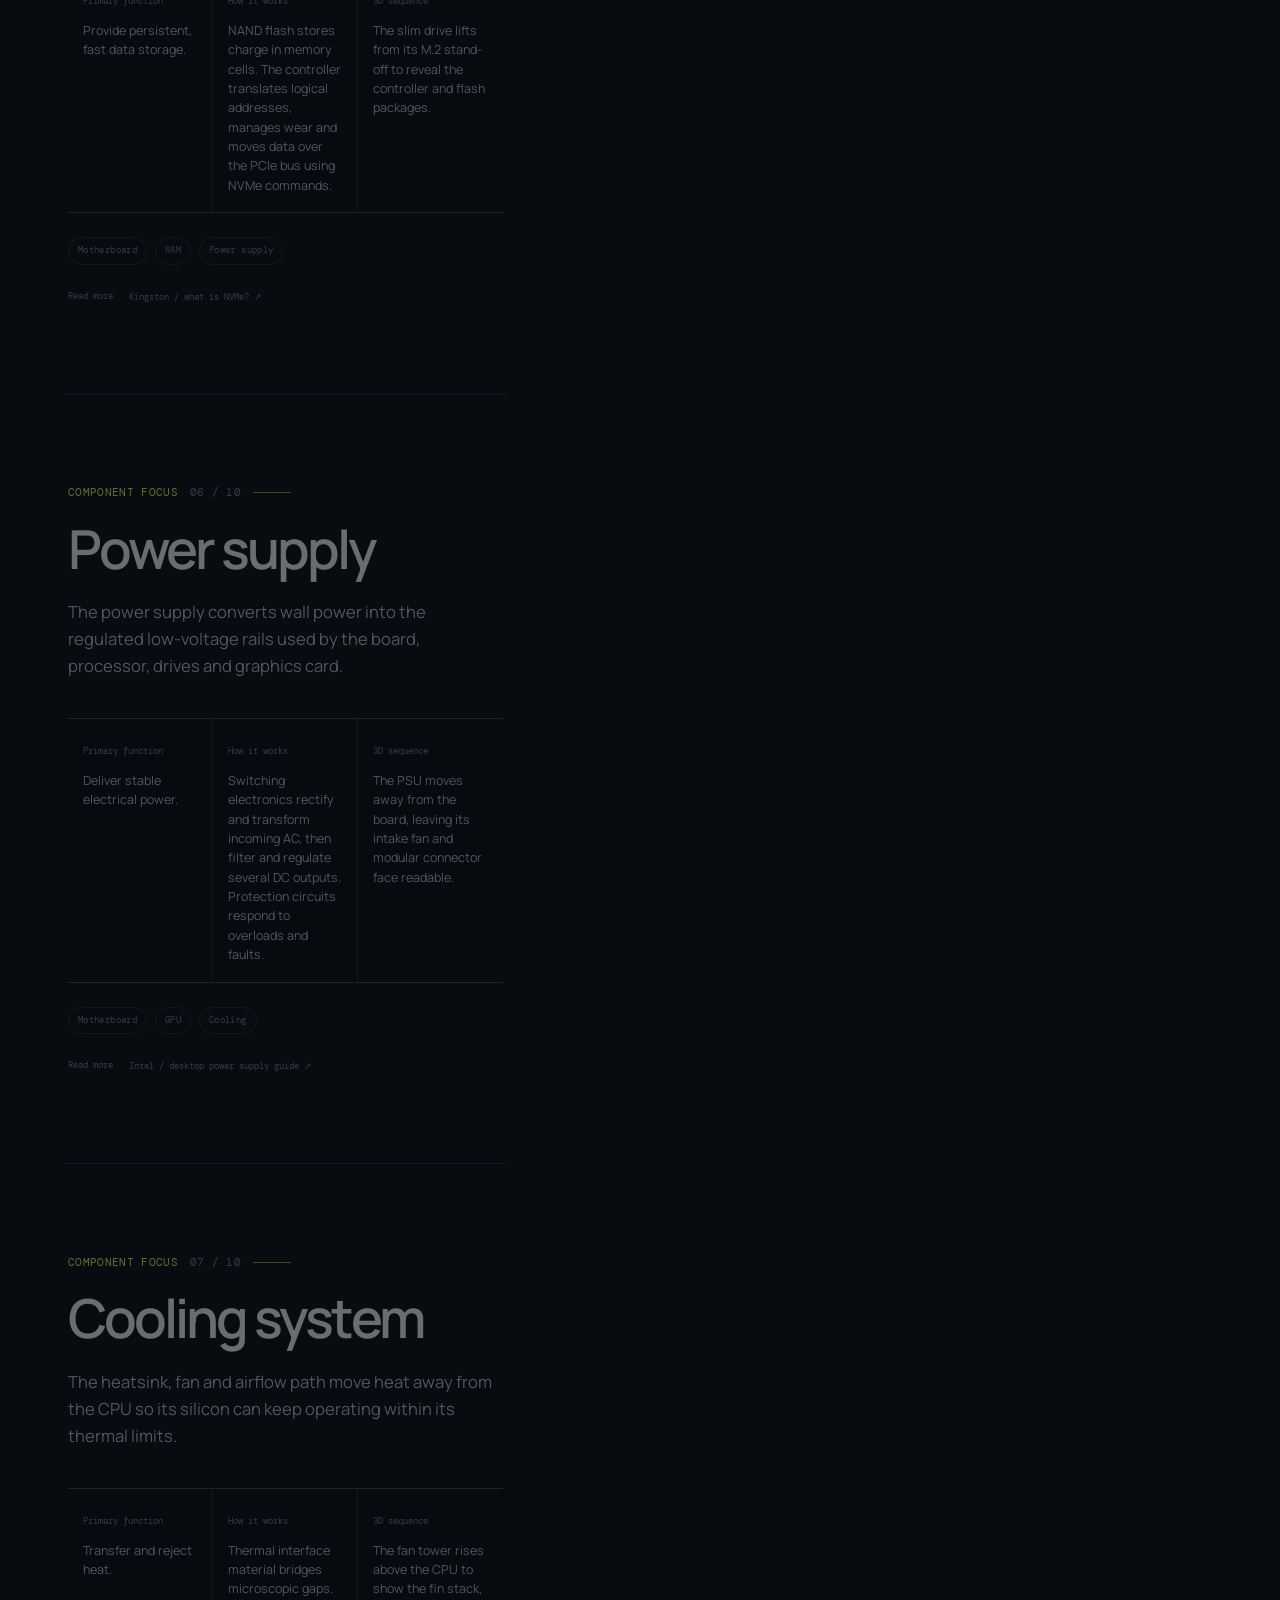
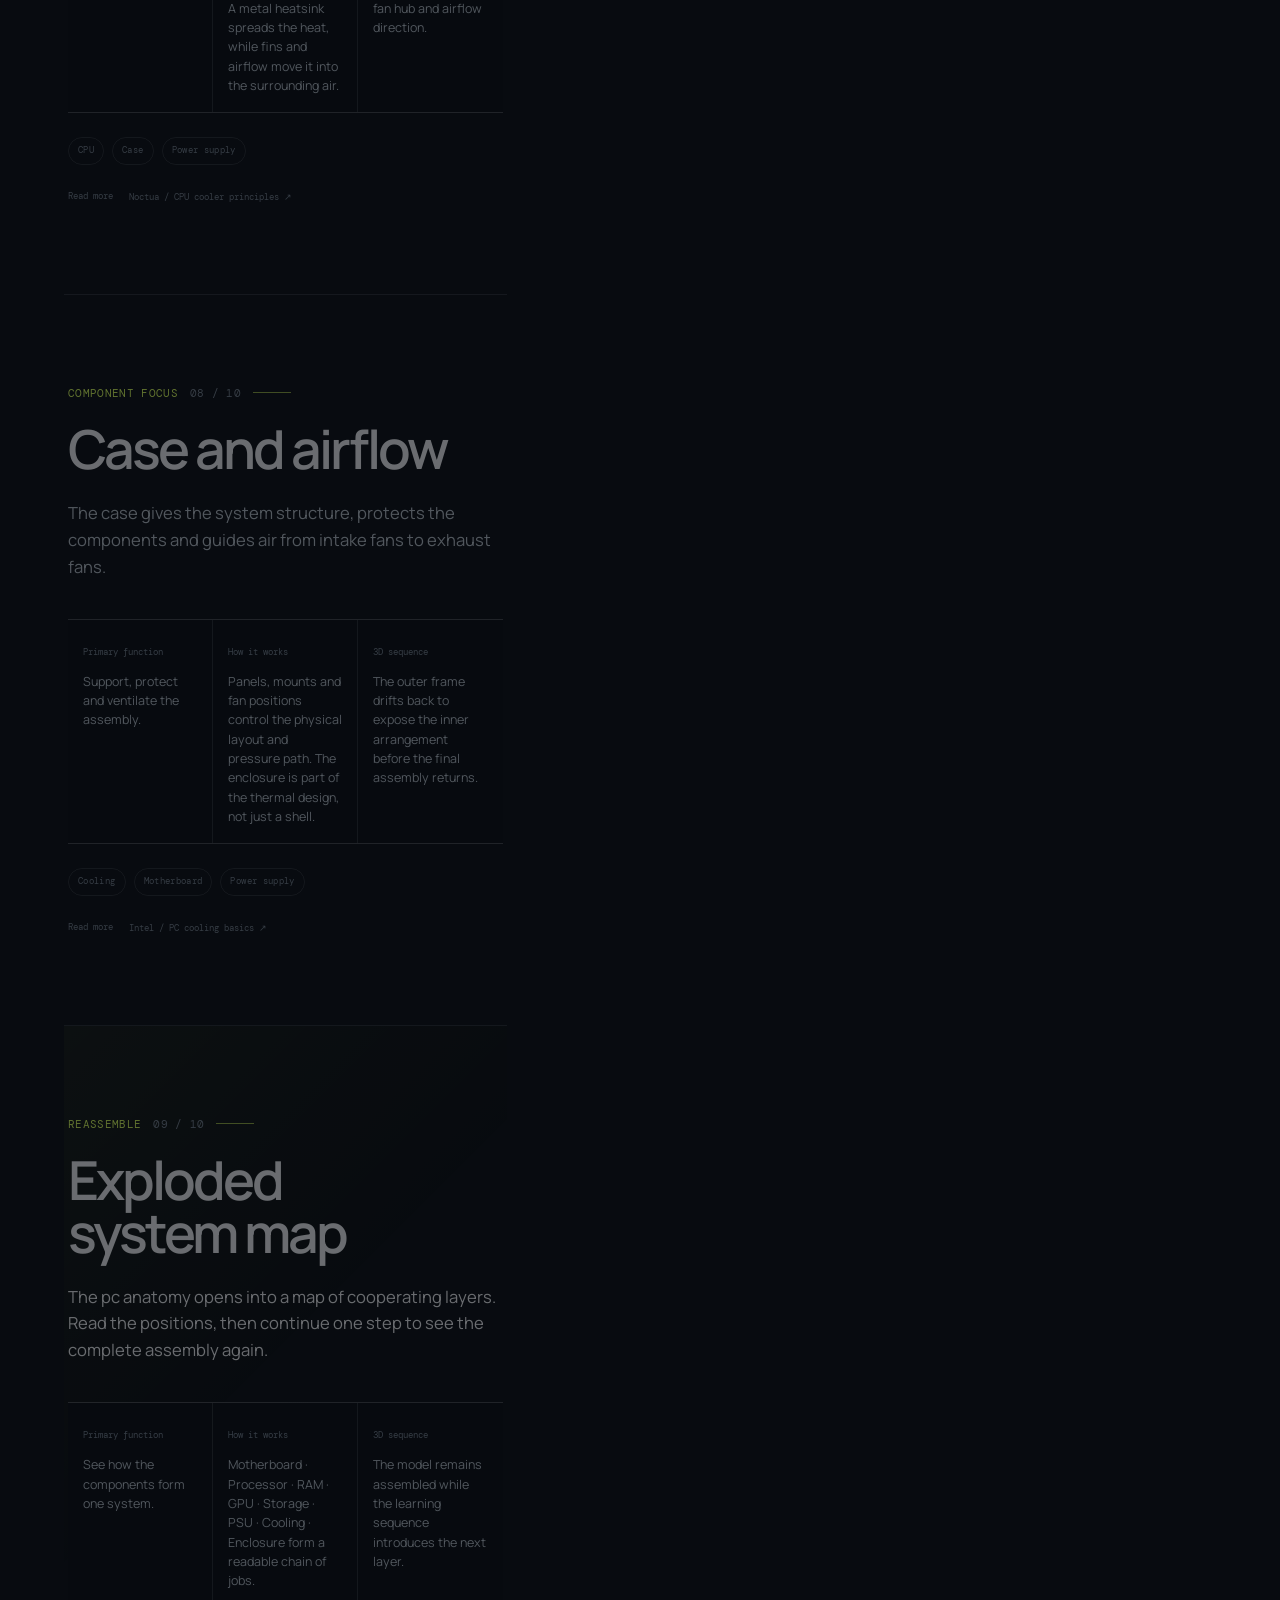
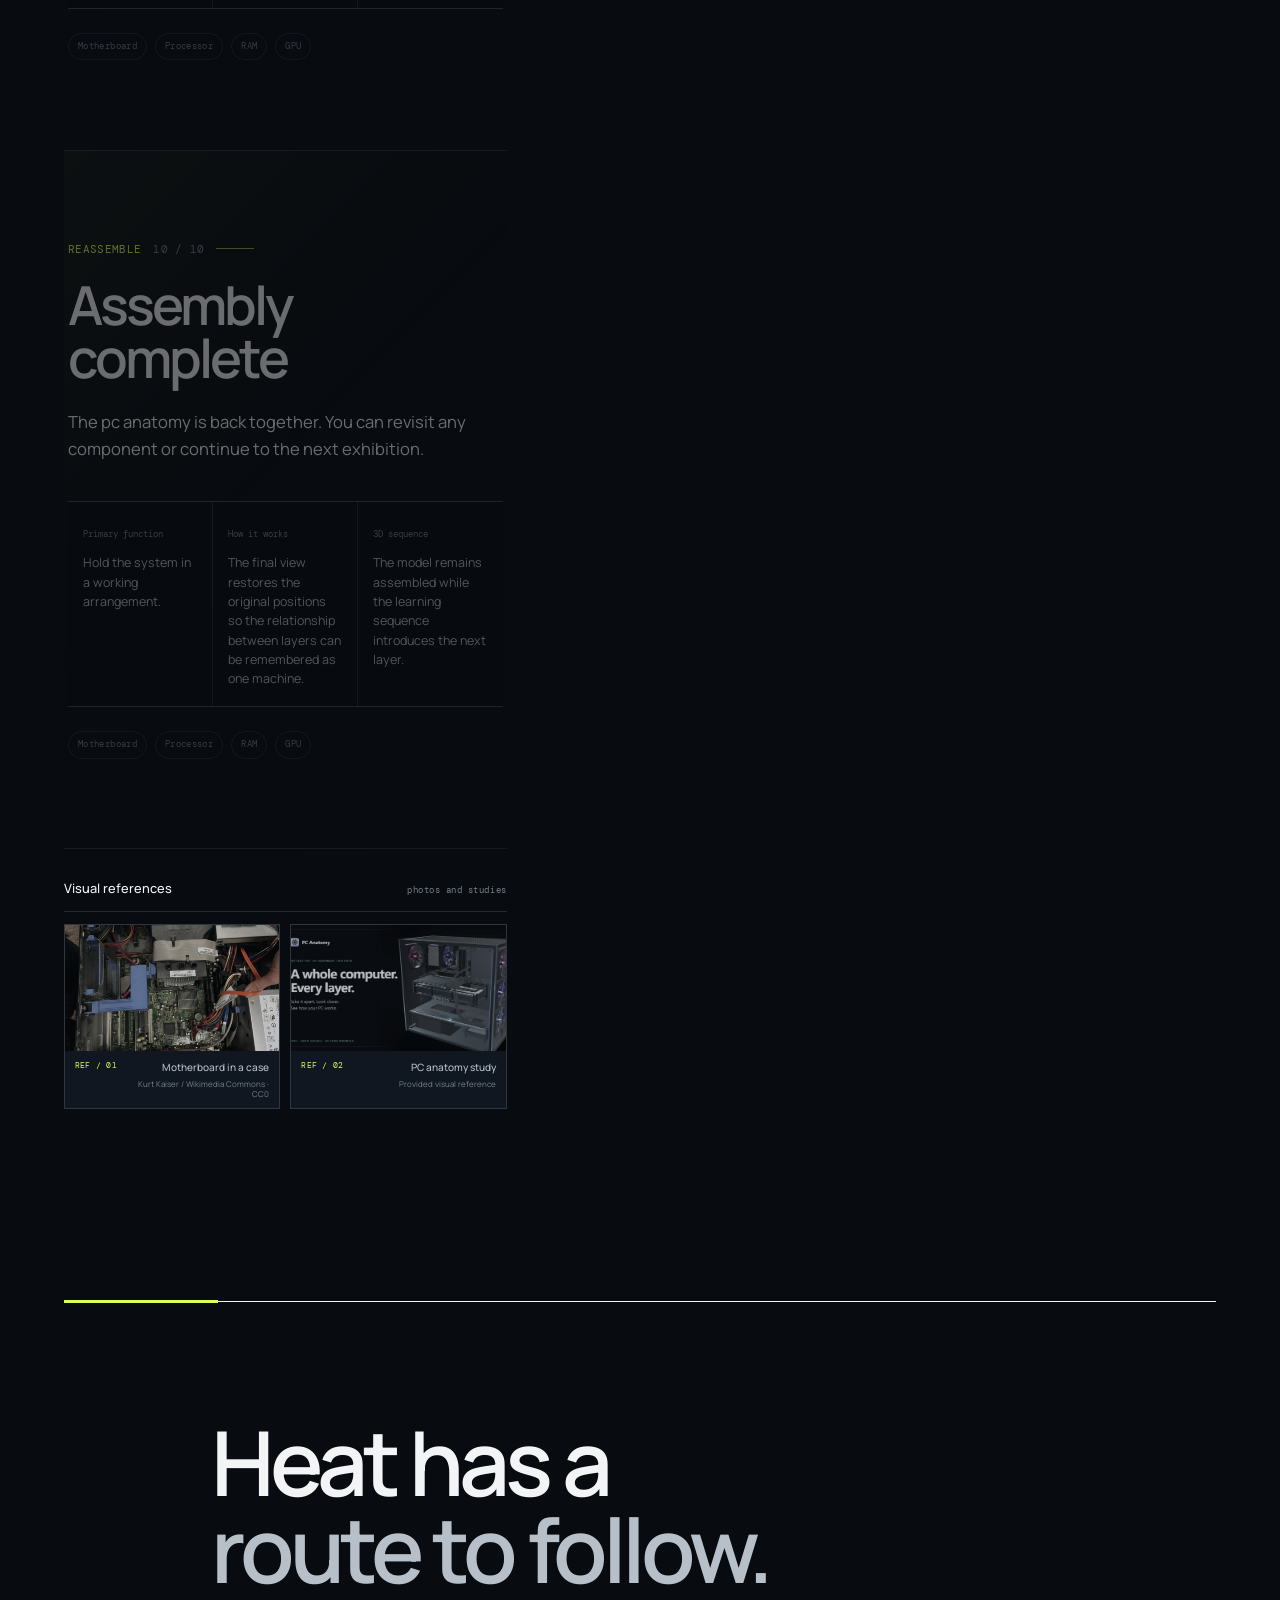
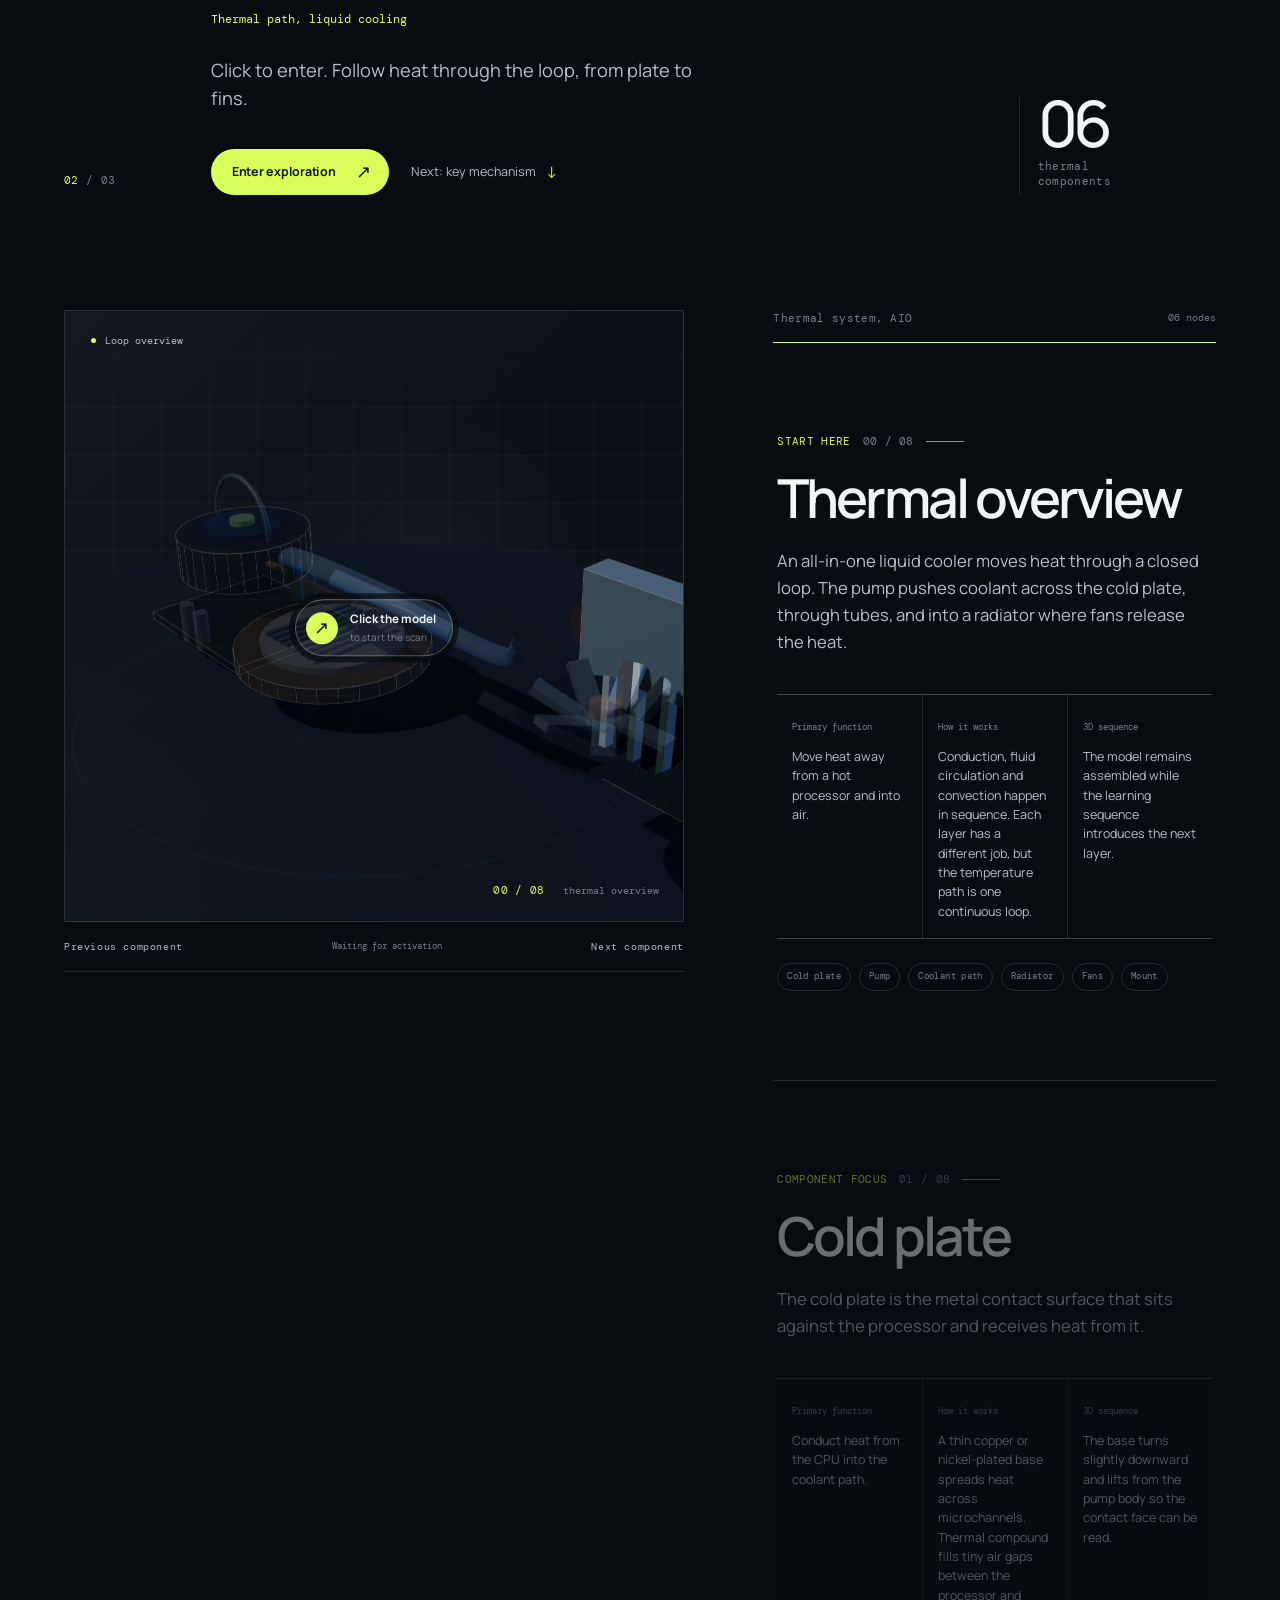
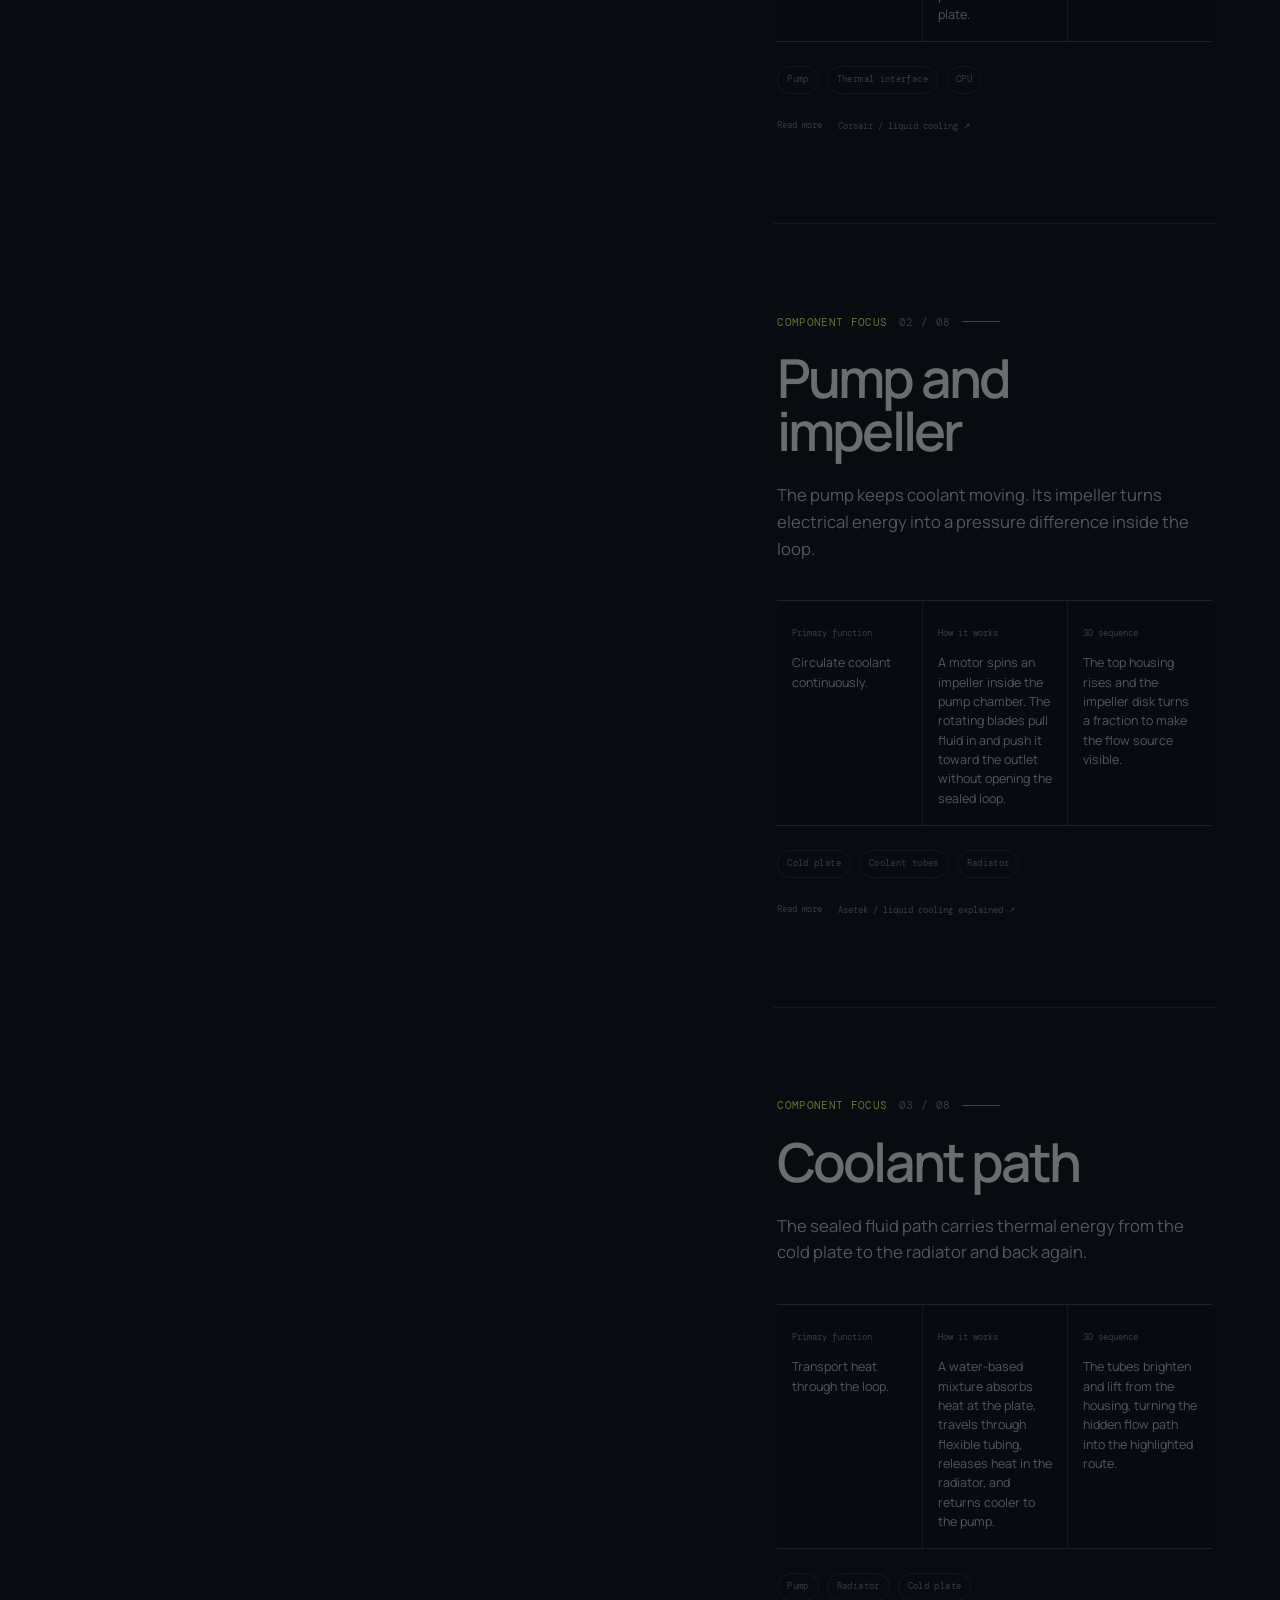
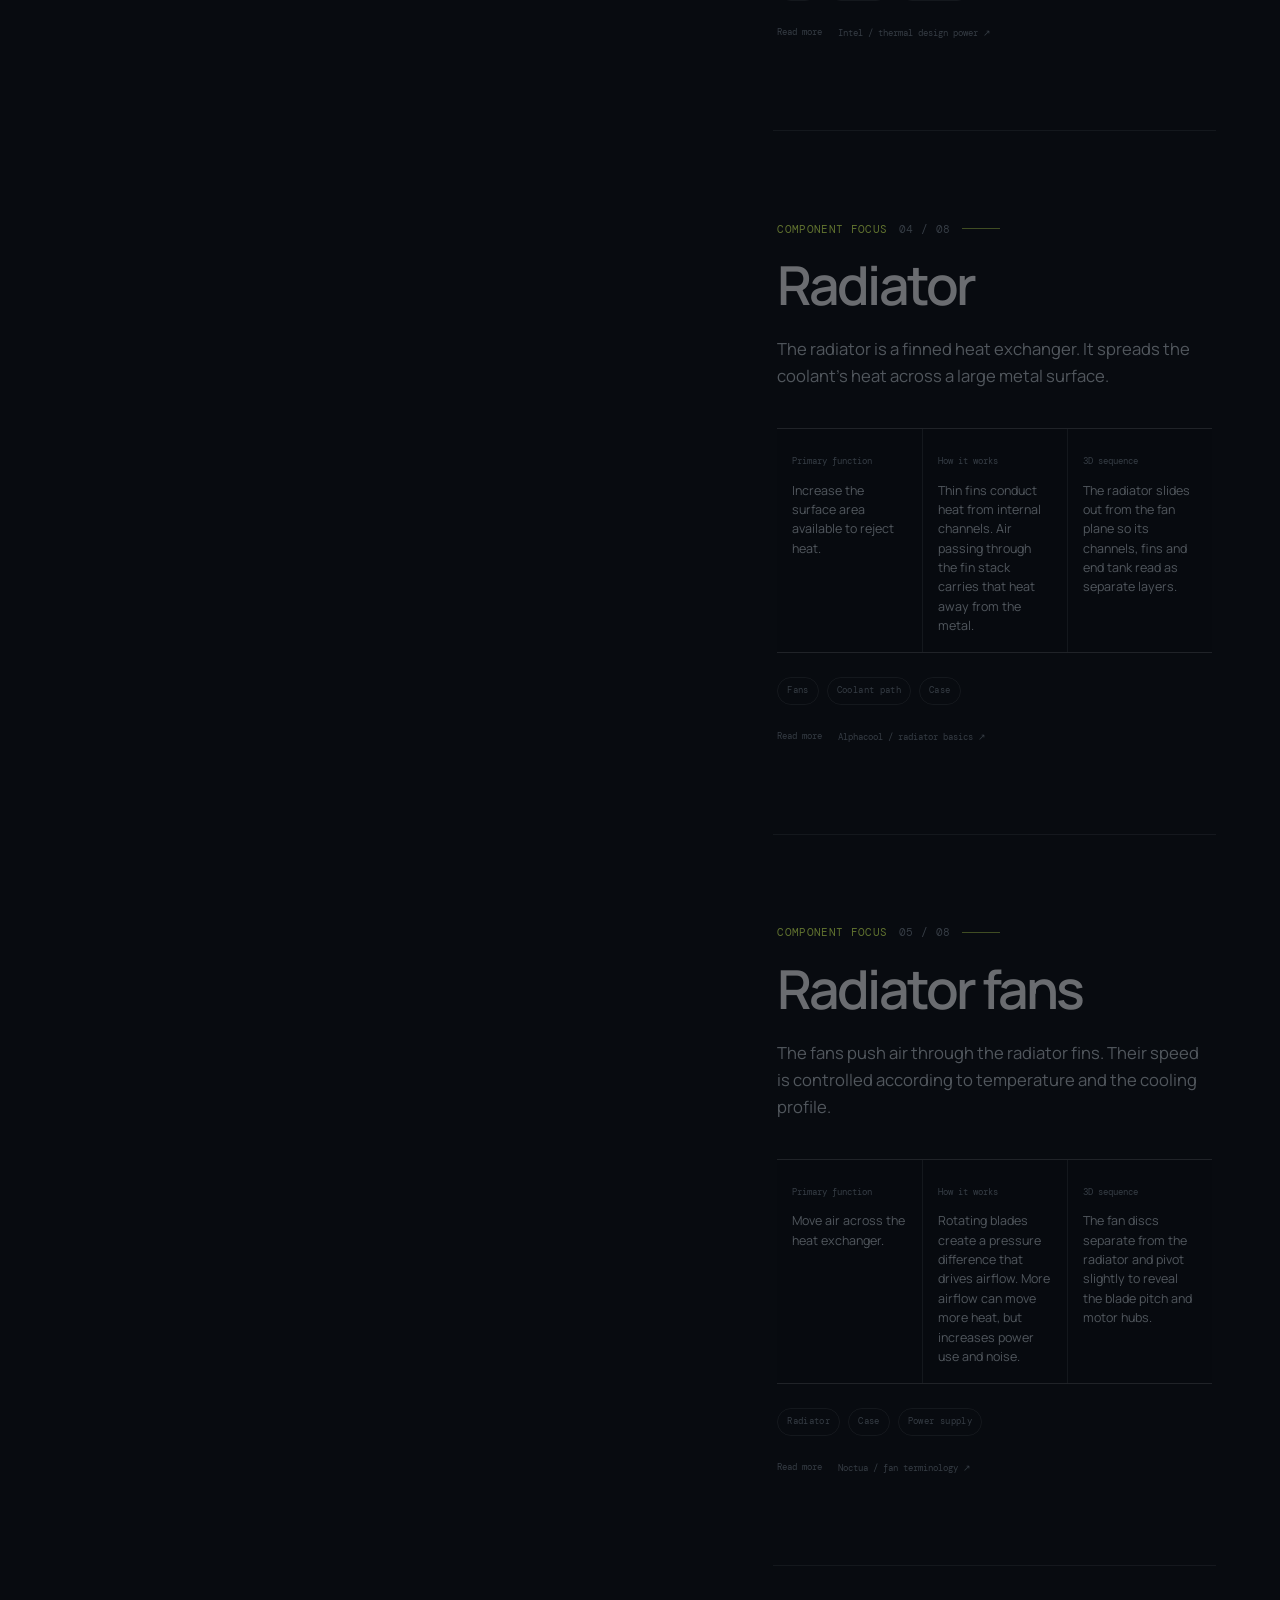
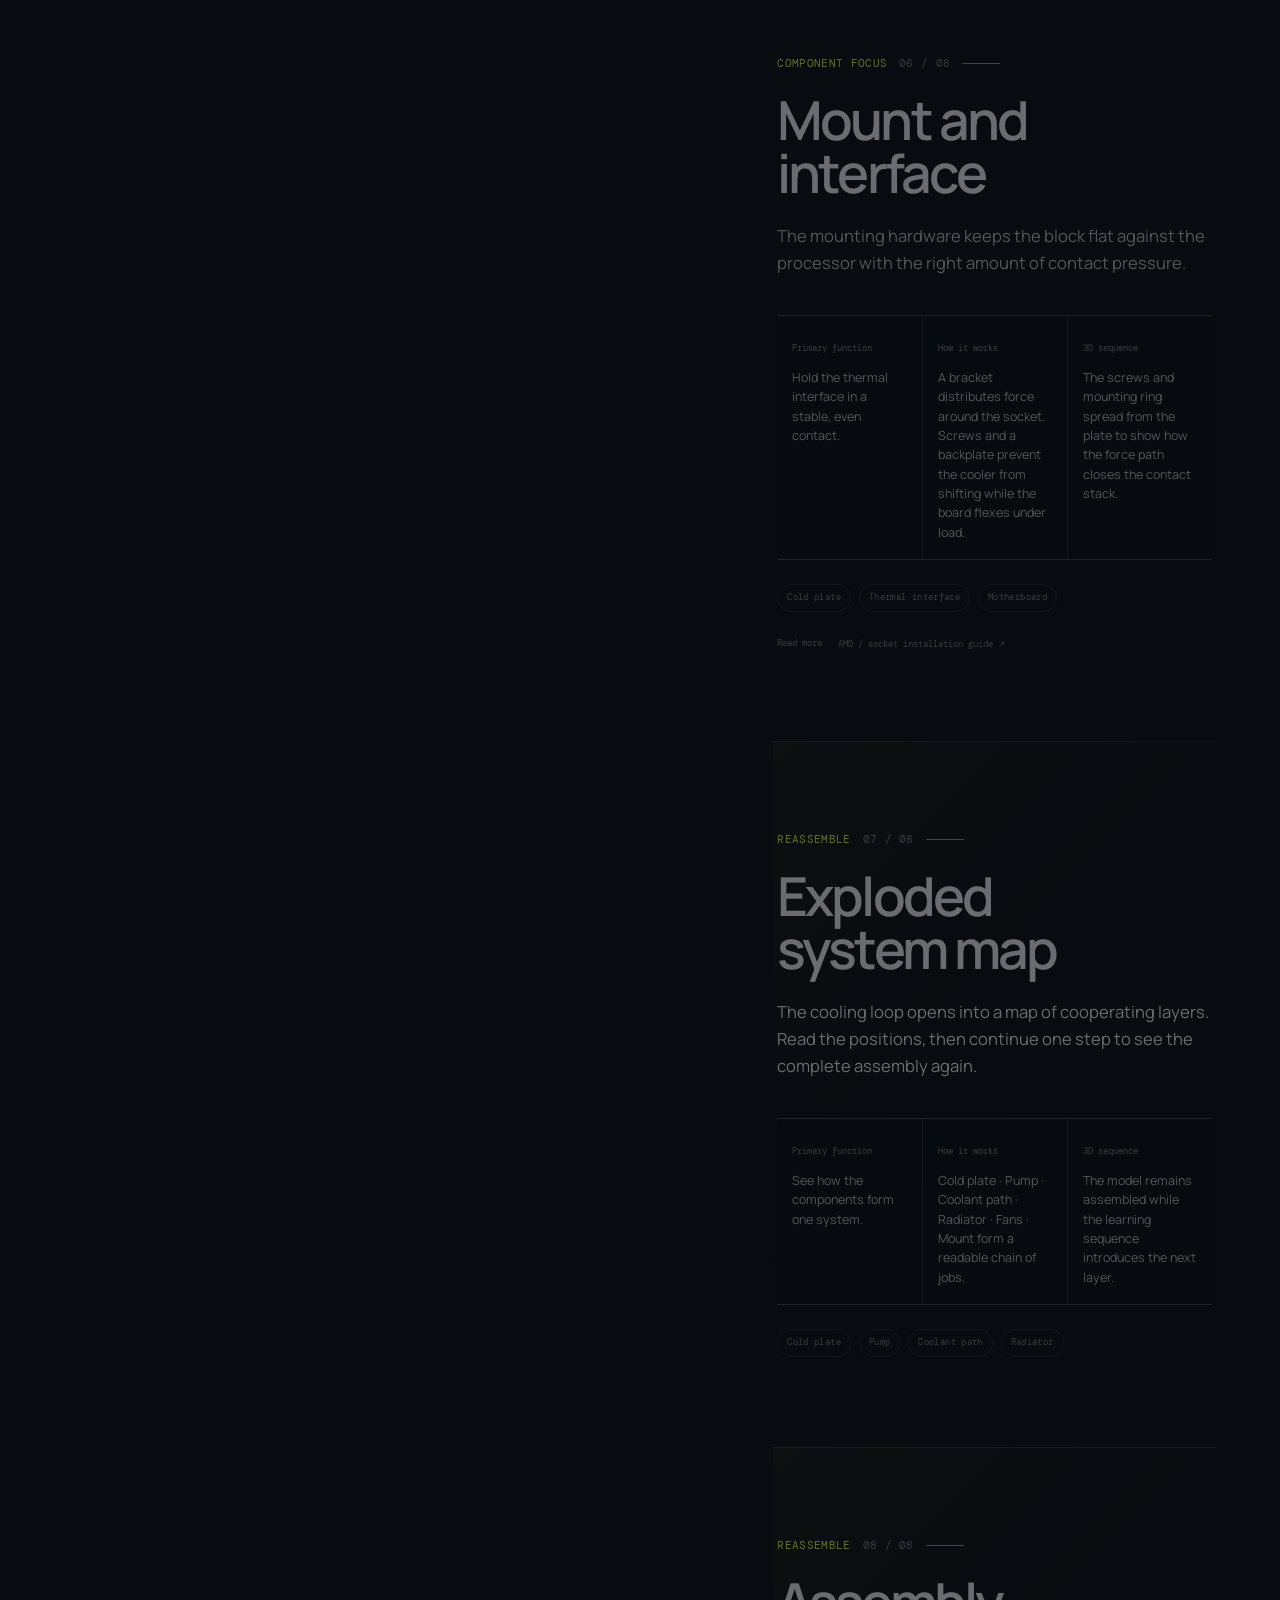
<file: hardware-explorer/Hardware-Explorer-standalone.html>
<!doctype html>
<html lang="en">
<head>
  <meta charset="utf-8">
  <meta name="viewport" content="width=device-width, initial-scale=1">
  <meta http-equiv="refresh" content="0; url=index.html">
  <title>Assembly, hardware anatomy lab</title>
  <style>
    :root { color-scheme: dark; font-family: system-ui, sans-serif; background: #080b10; color: #f2f4f5; }
    body { min-height: 100vh; display: grid; place-items: center; margin: 0; padding: 24px; box-sizing: border-box; }
    main { max-width: 560px; padding: 32px; border: 1px solid #34404c; }
    a { color: #d9ff5a; }
  </style>
  <script>window.location.replace('index.html');</script>
</head>
<body>
  <main>
    <p>Opening the current multi-file Assembly lab.</p>
    <p><a href="index.html">Continue to the hardware anatomy lab</a></p>
  </main>
</body>
</html>
</file>
<file: design/style.css>
/* Hallmark · shape: Workbench · genre: editorial · theme: Almanac (dipilih dari katalog untuk halaman rujukan) · hero: kepala di kiri, lembar spesimen di kanan · nav: markah kata, tiga tautan, satu kendali · footer: tiga kolom sumber */
/* Hallmark · critique: material Almanac dipakai apa adanya, kertas slate, dua bobot garis, sudut persegi, satu magenta kecil; katalog 50 baris adalah tanda tangan sekaligus alat kerja */
/* Hallmark · answered: F7, semua permukaan memakai satu resep garis dengan sengaja karena tema Almanac melarang kartu dan bayangan */

:root {
  --color-paper: oklch(84% 0.012 245);
  --color-paper-2: oklch(81% 0.012 245);
  --color-paper-3: oklch(77% 0.012 245);
  --color-ink: oklch(16% 0.020 245);
  --color-ink-2: oklch(24% 0.018 245);
  --color-muted: oklch(38% 0.016 245);
  --color-rule: oklch(73% 0.013 240);
  --color-rule-2: oklch(32% 0.018 240);
  --color-accent: oklch(45% 0.180 350);
  --color-accent-2: oklch(37% 0.160 350);
  --color-accent-ink: oklch(97% 0.006 245);
  --color-focus: oklch(46% 0.190 350);
  --color-sheet: oklch(93.5% 0.008 245);
  --sw-paper: var(--color-paper);
  --sw-ink: var(--color-ink);
  --sw-accent: var(--color-accent);

  --font-display: "Hanken Grotesk", ui-sans-serif, system-ui, sans-serif;
  --font-body: "Newsreader", ui-serif, Georgia, serif;
  --font-figure: "IBM Plex Mono", ui-monospace, monospace;
  --font-outlier: "IBM Plex Mono", ui-monospace, monospace;

  --radius-surface: 0px;
  --radius-control: 2px;
  --rule-hair: 1px;
  --rule-bar: 2px;

  --text-hero: clamp(2.75rem, 1.6rem + 4vw, 5rem);
  --text-h2: clamp(2rem, 1.4rem + 1.8vw, 3rem);
  --text-h3: 1.375rem;
  --text-body: 1.0625rem;
  --text-lede: 1.25rem;
  --text-small: 0.9375rem;
  --text-fine: 0.875rem;

  --s-1: 4px; --s-2: 8px; --s-3: 12px; --s-4: 16px; --s-5: 24px;
  --s-6: 32px; --s-7: 48px; --s-8: 64px; --s-9: 96px;

  --container: 1240px;
  --gutter: clamp(20px, 4vw, 48px);
  --nav-h: 64px;
  --ease: cubic-bezier(0.2, 0.7, 0.2, 1);
  --dur: 200ms;
}

*, *::before, *::after { box-sizing: border-box; }
html { -webkit-text-size-adjust: 100%; scroll-behavior: smooth; scroll-padding-top: calc(var(--nav-h) + var(--s-4)); }
html, body { overflow-x: clip; }
body { margin: 0; background: var(--color-paper); color: var(--color-ink-2); font: 400 var(--text-body)/1.55 var(--font-body); }
img, svg { display: block; max-width: 100%; }
a { color: var(--color-ink); text-decoration-color: var(--color-accent); text-underline-offset: 0.15em; }
a:hover { text-decoration-thickness: 2px; }
button { font: inherit; color: inherit; }
code, .num { font-family: var(--font-figure); font-variant-numeric: tabular-nums; }
h1, h2, h3 { margin: 0; font-family: var(--font-display); font-weight: 600; line-height: 1.05; letter-spacing: -0.02em; color: var(--color-ink); overflow-wrap: break-word; min-width: 0; text-wrap: balance; }
h1 { font-size: var(--text-hero); line-height: 0.98; letter-spacing: -0.035em; }
h2 { font-size: var(--text-h2); }
h3 { font-size: var(--text-h3); }
p { margin: 0; }
:focus-visible { outline: var(--rule-bar) solid var(--color-focus); outline-offset: 3px; }
::selection { background: var(--color-accent); color: var(--color-accent-ink); }
.skip { position: absolute; left: var(--s-4); top: -80px; z-index: 100; padding: var(--s-2) var(--s-4); background: var(--color-ink); color: var(--color-paper); text-decoration: none; }
.skip:focus { top: var(--s-4); }
.wrap { width: 100%; max-width: calc(var(--container) + 2 * var(--gutter)); margin-inline: auto; padding-inline: var(--gutter); }

/* kendali */
.btn { appearance: none; display: inline-flex; align-items: center; justify-content: center; gap: var(--s-2); min-height: 44px; padding: 0 var(--s-5); border: var(--rule-hair) solid var(--color-ink); border-radius: var(--radius-control); background: transparent; color: var(--color-ink); font: 500 var(--text-small)/1 var(--font-display); text-decoration: none; cursor: pointer; transition: background-color var(--dur) var(--ease), color var(--dur) var(--ease), border-color var(--dur) var(--ease), transform var(--dur) var(--ease); }
.btn--isi { background: var(--color-accent); border-color: var(--color-accent); color: var(--color-accent-ink); }
.btn--isi:hover { background: var(--color-accent-2); border-color: var(--color-accent-2); }
.btn--garis:hover { background: var(--color-paper-2); }
.btn:active { transform: translateY(1px); }
.btn:disabled { background: var(--color-paper-3); border-color: var(--color-rule); color: var(--color-muted); cursor: not-allowed; }
.btn--kecil { min-height: 36px; padding: 0 var(--s-4); font-size: var(--text-fine); }
.btn--kecil svg { width: 16px; height: 16px; fill: none; stroke: currentColor; stroke-width: 1.4; stroke-linecap: round; stroke-linejoin: round; }

/* palang atas */
.bar { position: sticky; top: 0; z-index: 50; background: var(--color-paper); border-bottom: var(--rule-hair) solid var(--color-rule); }
.bar__in { display: flex; align-items: center; gap: var(--s-6); min-height: var(--nav-h); }
.brand { display: inline-flex; align-items: baseline; gap: 0.12em; font-family: var(--font-display); font-size: 1.375rem; font-weight: 600; letter-spacing: -0.02em; color: var(--color-ink); text-decoration: none; }
.brand__slash { color: var(--color-accent); }
.bar__nav { display: flex; gap: var(--s-5); margin-left: auto; }
.bar__nav a { font-size: var(--text-small); text-decoration: none; }
.bar__nav a:hover { text-decoration: underline; text-decoration-thickness: 2px; }

/* layar pertama */
.hero { min-height: 660px; padding-block: var(--s-9) var(--s-8); }
.hero__grid { display: grid; grid-template-columns: minmax(0, 1fr) minmax(0, 1fr); gap: var(--s-8); align-items: start; }
.hero__text { padding-top: var(--s-6); }
.hero__text h1 { max-width: 12ch; }
.lede { max-width: 36ch; margin-top: var(--s-5); font-size: var(--text-lede); line-height: 1.4; color: var(--color-ink-2); }
.aksi { display: flex; flex-wrap: wrap; gap: var(--s-3); margin-top: var(--s-6); }
.fine { margin-top: var(--s-6); font-size: var(--text-fine); color: var(--color-muted); }

.lembar { margin: 0; background: var(--color-sheet); border-top: var(--rule-bar) solid var(--color-ink); border-bottom: var(--rule-hair) solid var(--color-rule); }
.lembar__kepala { display: flex; align-items: baseline; justify-content: space-between; gap: var(--s-4); padding: var(--s-4) var(--s-5); border-bottom: var(--rule-hair) solid var(--color-rule-2); }
.lembar__kepala h2 { font-size: 1.25rem; }
.lembar__gambar { width: 100%; height: auto; aspect-ratio: 8 / 5; object-fit: cover; outline: var(--rule-hair) solid var(--color-rule-2); outline-offset: -1px; }
.spesimen { margin: 0; }
.spesimen > div { display: grid; grid-template-columns: minmax(0, 0.42fr) minmax(0, 1fr); gap: var(--s-4); padding: var(--s-3) var(--s-5); border-top: var(--rule-hair) solid var(--color-rule); }
.spesimen > div:first-child { border-top: 0; }
dt { font-size: var(--text-small); color: var(--color-muted); }
dd { margin: 0; font-size: var(--text-small); color: var(--color-ink-2); }

/* bagian */
.bag { padding-block: var(--s-9); border-top: var(--rule-hair) solid var(--color-rule); }
.kepala { display: grid; grid-template-columns: minmax(0, 1fr) minmax(0, 1fr); gap: var(--s-6); align-items: end; margin-bottom: var(--s-7); }
.kepala h2 { max-width: 20ch; }
.kepala .lede { margin-top: 0; }

/* katalog kerja */
.katalog { display: grid; grid-template-columns: minmax(0, 0.95fr) minmax(0, 1.05fr); gap: var(--s-6); align-items: start; }
.katalog__kiri, .katalog__kanan { min-width: 0; }
.katalog__kanan { position: sticky; top: calc(var(--nav-h) + var(--s-4)); }
.seg { display: flex; flex-wrap: wrap; gap: var(--s-2); margin-bottom: var(--s-4); }
.seg__tombol { appearance: none; display: inline-flex; align-items: baseline; gap: var(--s-2); min-height: 36px; padding: 0 var(--s-4); border: var(--rule-hair) solid var(--color-rule-2); border-radius: var(--radius-control); background: transparent; color: var(--color-muted); font: 500 var(--text-small)/1 var(--font-body); cursor: pointer; transition: background-color var(--dur) var(--ease), color var(--dur) var(--ease), border-color var(--dur) var(--ease); }
.seg__tombol:hover { background: var(--color-paper-2); color: var(--color-ink); }
.seg__tombol[aria-pressed="true"] { background: var(--color-ink); border-color: var(--color-ink); color: var(--color-sheet); }
.seg__tombol:active { transform: translateY(1px); }
.seg__tombol:disabled { background: var(--color-paper-3); color: var(--color-muted); cursor: not-allowed; }
.seg__tombol .num { font-size: var(--text-fine); }

.daftar { list-style: none; margin: 0; padding: 0; max-height: 560px; overflow-y: auto; border-top: var(--rule-bar) solid var(--color-rule-2); scrollbar-color: var(--color-rule-2) var(--color-paper-2); }
.daftar > li { border-bottom: var(--rule-hair) solid var(--color-rule); }
.baris { appearance: none; display: grid; grid-template-columns: 3rem minmax(0, 1fr) 4rem; align-items: baseline; gap: var(--s-3); width: 100%; min-height: 44px; padding: var(--s-3) var(--s-4); border: 0; background: transparent; text-align: left; cursor: pointer; transition: background-color var(--dur) var(--ease), color var(--dur) var(--ease); }
.baris:hover { background: var(--color-paper-2); }
.baris[aria-pressed="true"] { background: var(--color-paper-3); box-shadow: inset 3px 0 0 var(--color-accent); }
.baris:active { transform: translateY(1px); }
.baris:disabled { background: var(--color-paper-3); color: var(--color-muted); cursor: not-allowed; }
.baris[hidden] { display: none; }
.baris__nama { font: 500 var(--text-body)/1.2 var(--font-display); color: var(--color-ink); white-space: nowrap; overflow: hidden; text-overflow: ellipsis; }
.baris__kertas { text-align: right; font-size: var(--text-small); color: var(--color-muted); }
.kaki-daftar { display: flex; flex-wrap: wrap; align-items: center; gap: var(--s-4); margin-top: var(--s-4); }

.pratinjau { margin: 0; background: var(--color-sheet); border-top: var(--rule-bar) solid var(--color-ink); }
.pratinjau img { width: 100%; height: auto; aspect-ratio: 8 / 5; object-fit: cover; outline: var(--rule-hair) solid var(--color-rule-2); outline-offset: -1px; }
.pratinjau figcaption { padding: var(--s-3) var(--s-4); font-size: var(--text-small); color: var(--color-muted); border-top: var(--rule-hair) solid var(--color-rule); }
.rincian { padding: var(--s-5) var(--s-4) var(--s-4); border-top: var(--rule-hair) solid var(--color-rule); }
.rincian h3 { font-size: var(--text-h2); margin-bottom: var(--s-3); }
.bahan { font-size: var(--text-body); color: var(--color-ink-2); margin-bottom: var(--s-5); }
.data { margin: 0 0 var(--s-5); }
.data > div { display: grid; grid-template-columns: minmax(0, 0.42fr) minmax(0, 1fr); gap: var(--s-4); padding: var(--s-2) 0; border-top: var(--rule-hair) solid var(--color-rule); }
.data dt { font-size: var(--text-small); color: var(--color-muted); }
.data dd { margin: 0; font-size: var(--text-small); }
.swatch { display: flex; flex-wrap: wrap; gap: var(--s-5); margin-bottom: var(--s-5); }
.swatch__item { display: inline-flex; align-items: center; gap: var(--s-2); font-size: var(--text-small); color: var(--color-muted); }
.swatch__item i { display: block; width: 24px; height: 24px; border: var(--rule-hair) solid var(--color-rule-2); background: var(--sw-paper); }
.swatch__item:nth-child(2) i { background: var(--sw-ink); }
.swatch__item:nth-child(3) i { background: var(--sw-accent); }
.tautan { display: inline-block; font-size: var(--text-small); color: var(--color-ink); text-decoration: underline; text-decoration-color: var(--color-accent); text-underline-offset: 0.15em; }
.tautan:hover { text-decoration-thickness: 2px; }

/* aturan lantai */
.aturan { list-style: none; counter-reset: aturan; margin: 0; padding: 0; border-top: var(--rule-bar) solid var(--color-rule-2); }
.aturan > li { counter-increment: aturan; display: grid; grid-template-columns: minmax(0, 1fr) minmax(0, 1.4fr); gap: var(--s-6); padding: var(--s-5) 0; border-bottom: var(--rule-hair) solid var(--color-rule); }
.aturan > li::before { content: counter(aturan, decimal-leading-zero); grid-column: 1 / -1; font-family: var(--font-figure); font-size: var(--text-small); color: var(--color-accent); }
.aturan h3 { font-size: var(--text-h3); }
.aturan p { font-size: var(--text-body); color: var(--color-ink-2); }

/* pita gelap, satu-satunya band */
.banding { padding-block: var(--s-9); background: var(--color-ink); color: var(--color-paper); border-top: var(--rule-bar) solid var(--color-ink); }
.kepala--banding h2, .banding h3 { color: var(--color-paper); }
.banding .lede { color: var(--color-paper); }
.banding a { color: var(--color-paper); text-decoration-color: var(--color-accent); }
.banding .btn--garis { border-color: var(--color-rule); color: var(--color-paper); }
.banding .btn--garis:hover { background: var(--color-ink-2); }
.alur { width: 100%; border-collapse: collapse; border-top: var(--rule-bar) solid var(--color-paper); }
.alur th { font: 500 var(--text-small)/1.3 var(--font-body); color: var(--color-paper); text-align: left; padding: var(--s-3) var(--s-4); border-bottom: var(--rule-hair) solid var(--color-rule); }
.alur td { padding: var(--s-3) var(--s-4); border-top: var(--rule-hair) solid var(--color-rule-2); font-size: var(--text-body); vertical-align: top; }
.alur .num { text-align: right; color: var(--color-paper); }
.salinan { margin-top: var(--s-7); padding-top: var(--s-5); border-top: var(--rule-hair) solid var(--color-rule-2); }
.salinan__kalimat { font-size: var(--text-body); color: var(--color-paper); margin-bottom: var(--s-4); }
.salinan__kotak { display: flex; flex-wrap: wrap; align-items: center; gap: var(--s-4); }
.salinan__kotak code { font-size: var(--text-small); padding: var(--s-3) var(--s-4); border: var(--rule-hair) solid var(--color-rule-2); background: var(--color-ink-2); color: var(--color-paper); }
.banding .fine { color: var(--color-paper); }

/* pelat contoh */
.pelat-grid { display: grid; grid-template-columns: repeat(3, minmax(0, 1fr)); gap: var(--s-6); }
.pelat { margin: 0; }
.pelat img { width: 100%; height: auto; aspect-ratio: 8 / 5; object-fit: cover; outline: var(--rule-hair) solid var(--color-rule-2); outline-offset: -1px; }
.pelat figcaption { padding-top: var(--s-3); font-size: var(--text-small); color: var(--color-muted); }

/* kaki */
.kaki { padding-block: var(--s-8) var(--s-5); background: var(--color-paper-2); border-top: var(--rule-bar) solid var(--color-rule-2); }
.kaki__grid { display: grid; grid-template-columns: minmax(0, 1.2fr) minmax(0, 1fr) minmax(0, 1fr); gap: var(--s-6); }
.brand--kaki { font-size: 1.5rem; margin-bottom: var(--s-3); }
.kaki__grid p, .kaki__grid a { font-size: var(--text-small); color: var(--color-ink-2); }
.kaki__grid a { display: block; margin-top: var(--s-2); }
.kaki__judul { font-size: var(--text-small); color: var(--color-muted); margin-bottom: var(--s-3); }
.kaki__grid code { display: inline-block; margin-top: var(--s-2); font-size: var(--text-small); color: var(--color-ink); }
.kaki__bawah { margin-top: var(--s-7); padding-top: var(--s-4); border-top: var(--rule-hair) solid var(--color-rule); font-size: var(--text-fine); color: var(--color-muted); }

/* layar kecil */
@media (max-width: 900px) {
  .hero { min-height: auto; }
  .hero__grid, .kepala, .katalog, .pelat-grid { grid-template-columns: minmax(0, 1fr); }
  .katalog__kanan { position: static; }
  .aturan > li { grid-template-columns: minmax(0, 1fr); }
  .kaki__grid { grid-template-columns: minmax(0, 1fr) minmax(0, 1fr); }
}

@media (max-width: 760px) {
  :root { --nav-h: 104px; }
  .bar__in { flex-wrap: wrap; padding-block: var(--s-3); }
  .bar__nav { order: 3; width: 100%; margin-left: 0; justify-content: center; }
  .hero { padding-block: var(--s-7) var(--s-8); }
  .hero__text { padding-top: 0; }
  .kaki__grid { grid-template-columns: minmax(0, 1fr); }
  .baris { grid-template-columns: 2.5rem minmax(0, 1fr) 3.5rem; }
}

@media (prefers-reduced-motion: reduce) {
  *, *::before, *::after { transition-duration: 0.01ms; animation-duration: 0.01ms; animation-iteration-count: 1; scroll-behavior: auto; }
}
</file>
<file: docs/style.css>
/* Hallmark · shape: Narrative Workflow · genre: modern-minimal · theme: Vantage (deal 1/3, seed three-dimensional-point-cloud-fdaf·713809af·2026-11-03·r0) · job: try · draw: 180c3e
 * hero: Corridor · nav: floating pill · footer: statement · imagery: the product, a three dimensional scan · signature: a point cloud motherboard that resolves into solid components as the scroll drives a lime sweep · vantage: object/steel
 * axes: dark/grotesk-sans/chromatic-lime · posture: restrained · contrast: pass · fold: pass · v2.0.0 */
/* Hallmark · pre-emit critique: P5 H5 E4 S5 R4 V5 · weakest: E, the shader sweep and the layer toggles were built together so the first lint needed one fix pass */
/* Hallmark · answered F8 · the only scroll pattern is the GSAP scrub timeline; the progress spine reads the same timeline instead of starting a second animation-timeline */
@import url("./tokens.css");
@import url("./base.css");

html { scroll-behavior: smooth; }
body { font-weight: 300; font-variation-settings: "SHRP" 0; }
h1, h2, h3 { font-variation-settings: "SHRP" 100; }
.num { font-weight: 400; }

.skip { position: absolute; top: -80px; left: var(--space-md); z-index: var(--z-toast); padding: var(--space-sm) var(--space-md); background: var(--color-ink); color: var(--color-accent-ink); text-decoration: none; }
.skip:focus { top: var(--space-md); }
.sr { position: absolute; width: 1px; height: 1px; overflow: hidden; clip-path: inset(50%); white-space: nowrap; }

/* Ground and the one fixed scene. It never sits under running text. */
.backdrop { position: fixed; inset: 0; z-index: var(--z-base); pointer-events: none; background: var(--color-paper); }
#scene {
  position: fixed; top: 0; right: 0; z-index: var(--z-base);
  width: var(--scene-w); height: 100svh; display: block; pointer-events: none;
  -webkit-mask-image: linear-gradient(to right, transparent, var(--color-paper) 14%);
  mask-image: linear-gradient(to right, transparent, var(--color-paper) 14%);
}
body > header, body > main, body > footer { position: relative; z-index: var(--z-raised); }

/* Controls: one filled primary, one hairline pill, eight states. */
.btn {
  appearance: none; display: inline-flex; align-items: center; justify-content: center;
  gap: var(--space-xs); min-height: 48px; padding: 0 var(--space-lg);
  border: 0; border-radius: var(--radius-pill);
  font: 400 var(--text-md)/1 var(--font-body); text-decoration: none; white-space: nowrap; cursor: pointer;
  transition: background-color var(--dur-short) var(--ease-out), color var(--dur-short) var(--ease-out), box-shadow var(--dur-short) var(--ease-out), transform var(--dur-micro) var(--ease-out);
}
.btn--primary { background: var(--color-accent); color: var(--color-accent-ink); }
.btn--primary:hover { background: var(--color-accent-hi); }
.btn--line { background: transparent; color: var(--color-ink); box-shadow: inset 0 0 0 var(--rule-hair) var(--color-rule-2); }
.btn--line:hover { box-shadow: inset 0 0 0 var(--rule-hair) var(--color-ink-2); }
.btn:active { transform: translateY(1px); }
.btn:disabled { opacity: 0.55; cursor: not-allowed; background: var(--color-paper-3); color: var(--color-muted); }
.btn:focus-visible, .bar__nav a:focus-visible, .brand:focus-visible, .stage:focus-visible,
.footer__nav a:focus-visible, summary:focus-visible, .skip:focus-visible {
  outline: 2px solid var(--color-focus); outline-offset: 2px;
}

/* Floating pill nav. */
.bar { position: sticky; top: var(--space-md); z-index: var(--z-sticky-nav); }
.bar__in {
  display: flex; align-items: center; gap: var(--space-lg); min-height: 56px;
  padding-inline: var(--space-lg); border: var(--rule-hair) solid var(--color-rule-2);
  border-radius: var(--radius-pill); background: var(--color-paper);
}
.brand { display: inline-flex; align-items: baseline; gap: var(--space-2xs); font: 400 var(--text-lg)/1 var(--font-display); color: var(--color-ink); text-decoration: none; }
.brand__mark { color: var(--color-ink-2); }
.bar__nav { display: flex; gap: var(--space-lg); margin-left: auto; }
.bar__nav a { font-size: var(--text-sm); color: var(--color-ink-2); text-decoration: none; transition: color var(--dur-micro) var(--ease-out); }
.bar__nav a:hover { color: var(--color-ink); text-decoration: underline; }

/* Corridor hero: head on five columns, the measured thing on seven. */
.hero { min-height: 92svh; display: flex; flex-direction: column; justify-content: center; padding-block: var(--space-3xl) var(--space-2xl); }
.hero__grid { display: grid; grid-template-columns: minmax(0, 5fr) minmax(0, 7fr); gap: var(--gap-columns); align-items: center; }
.hero__copy h1 { max-width: 18ch; }
.lead { color: var(--color-ink-2); max-width: 46ch; }
.aksi { display: flex; flex-wrap: wrap; gap: var(--space-sm); margin-top: var(--space-xl); }
.fine { margin-top: var(--space-lg); font-size: var(--text-sm); color: var(--color-muted); }
.hero__ukur {
  justify-self: end; align-self: end; width: min(100%, 22ch); padding: var(--space-lg);
  background: var(--color-paper); color: var(--color-ink);
}
.figure { font-size: var(--text-display); font-weight: 300; line-height: 1; font-variation-settings: "SHRP" 100; color: var(--color-ink); font-variant-numeric: tabular-nums; }
.ukur { font-size: var(--text-sm); color: var(--color-muted); }
.cue { margin-top: var(--space-2xl); text-align: center; font-size: var(--text-sm); color: var(--color-muted); }

/* Frames drawn only at their corners. */
.ticks { position: relative; }
.ticks::before {
  content: ""; position: absolute; inset: 0; pointer-events: none;
  border: var(--rule-hair) solid var(--color-rule-2);
  -webkit-mask: conic-gradient(at var(--tick) var(--tick), transparent 75%, var(--color-ink) 0) 0 0 / calc(100% - var(--tick)) calc(100% - var(--tick));
  mask: conic-gradient(at var(--tick) var(--tick), transparent 75%, var(--color-ink) 0) 0 0 / calc(100% - var(--tick)) calc(100% - var(--tick));
}

/* The live callout: one measured point, one leader, one figure. */
.callout {
  position: fixed; top: 0; left: 0; z-index: var(--z-raised); pointer-events: none;
  transform: translate3d(var(--cx, 62vw), var(--cy, 42svh), 0);
  display: flex; align-items: flex-start; gap: var(--space-xs);
  color: var(--color-ink-2); font-size: var(--text-sm);
}
.callout__dot { flex: 0 0 auto; width: var(--callout-dot); height: var(--callout-dot); margin-top: var(--space-xs); border-radius: var(--radius-pill); background: var(--color-accent); }
.callout__line { flex: 0 0 auto; width: var(--space-2xl); height: var(--rule-hair); margin-top: var(--space-sm); background: var(--color-rule-2); }
.callout__label, .callout__fig { white-space: nowrap; }
.callout__fig { color: var(--color-accent); }

/* A quiet instrument column over the right edge of the cloud. */
.hud {
  position: fixed; right: 0; top: 50%; z-index: var(--z-raised);
  transform: translateY(-50%); width: var(--hud-w); padding: var(--space-lg);
  background: var(--color-paper);
}
.hud__tahap { font-size: var(--text-sm); color: var(--color-ink-2); }
.hud__no, .hud__persen { font-size: var(--text-sm); color: var(--color-muted); }
.rail { position: relative; width: 2px; height: var(--space-3xl); margin-block: var(--space-md); background: var(--color-rule); }
.rail i { position: absolute; top: 0; left: 0; width: 100%; height: 100%; background: var(--color-accent); transform: scaleY(0); transform-origin: top; }
.hud__stages { list-style: none; margin: 0; padding: 0; }
.stage {
  appearance: none; display: block; width: 100%; padding: var(--space-2xs) 0;
  border: 0; background: transparent; text-align: left; white-space: nowrap;
  font: 400 var(--text-sm)/1.4 var(--font-body); color: var(--color-muted); cursor: pointer;
  transition: color var(--dur-micro) var(--ease-out);
}
.stage:hover { color: var(--color-ink-2); }
.stage:active { color: var(--color-ink); }
.stage.is-active { color: var(--color-accent); }
.stage:disabled { opacity: 0.55; cursor: not-allowed; }

/* Seven stages on the left, the cloud holding the right. */
.section-head { margin-bottom: var(--space-2xl); }
.section-lead { margin-top: var(--space-sm); font-size: var(--text-lead); color: var(--color-muted); max-width: 52ch; }
.steps { width: min(100%, 46ch); }
.step {
  min-height: 62svh; display: flex; flex-direction: column; justify-content: center;
  padding-inline: var(--space-md); border-top: var(--rule-hair) solid var(--color-rule);
  transition: background-color var(--dur-short) var(--ease-out);
}
.step.is-active { background: var(--color-paper-2); }
.step h3 { font-size: var(--text-title); }
.step p { max-width: 46ch; color: var(--color-ink-2); }
.step .ukur { margin-top: var(--space-sm); }
.journey, .layers, .register, .cut { padding-block: var(--section-gap-s); }

/* Working layer switches. */
.layers__grid { display: grid; grid-template-columns: minmax(0, 7fr) minmax(0, 5fr); gap: var(--gap-columns); align-items: start; }
.switches { list-style: none; margin: 0; padding: 0; }
.switches li { border-top: var(--rule-hair) solid var(--color-rule); }
.switches li:last-child { border-bottom: var(--rule-hair) solid var(--color-rule); }
.switch { display: flex; align-items: center; gap: var(--space-md); min-height: 52px; cursor: pointer; }
.switch input { appearance: none; position: absolute; width: 1px; height: 1px; opacity: 0; }
.switch__track {
  position: relative; flex: 0 0 auto; width: 44px; height: 26px; border-radius: var(--radius-pill);
  background: var(--color-paper-3); box-shadow: inset 0 0 0 var(--rule-hair) var(--color-rule-2);
  transition: background-color var(--dur-short) var(--ease-out);
}
.switch__knob {
  position: absolute; top: var(--space-2xs); left: var(--space-2xs); width: 20px; height: 20px;
  border-radius: var(--radius-pill); background: var(--color-ink-2); transform: translateX(0);
  transition: transform var(--dur-short) var(--ease-out), background-color var(--dur-short) var(--ease-out);
}
.switch input:checked + .switch__track { background: var(--color-accent); }
.switch input:checked + .switch__track .switch__knob { transform: translateX(18px); background: var(--color-accent-ink); }
.switch input:focus-visible + .switch__track { outline: 2px solid var(--color-focus); outline-offset: 2px; }
.switch input:active + .switch__track .switch__knob { transform: translateX(9px); }
.switch input:disabled + .switch__track { opacity: 0.55; cursor: not-allowed; }
.switch:has(input:disabled) { cursor: not-allowed; }
.switch__text { display: flex; flex-direction: column; color: var(--color-ink-2); font-size: var(--text-md); }
.switch__hint { min-height: 1lh; font-size: var(--text-sm); color: var(--color-muted); }
.layers__note { padding: var(--space-lg); background: var(--color-paper); }

/* Scan log: horizontal rules only, no outer frame. */
.tabel { width: 100%; border-collapse: collapse; }
.tabel th, .tabel td { padding: var(--space-sm) var(--space-xs); border-bottom: var(--rule-hair) solid var(--color-rule); text-align: left; }
.tabel th { font-weight: 400; font-size: var(--text-sm); color: var(--color-muted); white-space: nowrap; }
.tabel td { font-size: var(--text-md); color: var(--color-ink-2); }
.tabel td.num { color: var(--color-ink); }
.diagram { margin-top: var(--space-2xl); }
.diagram summary { cursor: pointer; color: var(--color-ink-2); font-size: var(--text-sm); }
.diagram figure { margin: var(--space-lg) 0 0; }
.diagram svg { width: min(100%, 420px); height: auto; }
.diagram rect { fill: none; stroke: var(--color-rule-2); stroke-width: 1; }
.diagram .dg-line { fill: none; stroke: var(--color-muted); stroke-width: 1; }
.diagram figcaption { margin-top: var(--space-sm); font-size: var(--text-sm); color: var(--color-muted); }

/* A thin section cut of the same measured points. */
.cut__fig { margin: 0; padding-top: var(--space-lg); border-top: var(--rule-hair) solid var(--color-rule); }
#profile { display: block; width: 100%; height: 160px; }
.cut__fig figcaption { display: flex; flex-wrap: wrap; gap: var(--space-xl); margin-top: var(--space-sm); font-size: var(--text-sm); color: var(--color-muted); }
.cut__callout .num { color: var(--color-ink-2); }

/* Statement close. */
.closing { padding-block: var(--section-gap); }
.closing__in { display: flex; flex-direction: column; align-items: flex-start; gap: var(--space-lg); }
.closing .lead { max-width: 44ch; }
.footer { border-top: var(--rule-hair) solid var(--color-rule); padding-block: var(--space-2xl); }
.footer__in { display: flex; align-items: center; gap: var(--space-xl); }
.footer__in > p:nth-child(2) { max-width: 52ch; color: var(--color-muted); font-size: var(--text-sm); }
.footer__nav { display: flex; gap: var(--space-lg); margin-left: auto; }
.footer__nav a { font-size: var(--text-sm); color: var(--color-ink-2); text-decoration: none; }
.footer__nav a:hover { text-decoration: underline; }

.is-static .cue, .is-reduced .cue, .is-reduced .callout { display: none; }

@media (max-width: 60rem) {
  :root { --scene-w: 100%; }
  .bar__nav { display: none; }
  .hud, .callout { display: none; }
  .hero__copy, .hero__ukur, .step, .section-head, .tabel, .switches, .layers__note, .cut__fig, .closing__in, .footer__in { background: var(--color-paper); color: var(--color-ink); }
  .layers__grid { grid-template-columns: minmax(0, 1fr); }
  .footer__in { flex-direction: column; align-items: flex-start; }
  .footer__nav { margin-left: 0; }
}

@media (max-width: 40rem) {
  .hero__grid { grid-template-columns: minmax(0, 1fr); }
  .hero__ukur { justify-self: start; }
  .tabel thead { display: none; }
  .tabel tr { display: block; border-bottom: var(--rule-hair) solid var(--color-rule); padding-block: var(--space-sm); }
  .tabel td { display: flex; justify-content: space-between; gap: var(--space-sm); border: 0; padding: var(--space-2xs) 0; }
  .tabel td::before { content: attr(data-label); color: var(--color-muted); font-size: var(--text-sm); }
}

@media (prefers-reduced-motion: reduce) {
  .btn, .stage, .switch__track, .switch__knob, .bar__nav a, .step { transition: none; }
}
</file>
<file: hardware-explorer/style.css>
/* Hallmark · Assembly anatomy lab · dark exhibition · reusable 3D study */
@import url("./base.css");

/* Assembly / hardware anatomy lab
   Dark exhibition ground, one lime signal, hairline measurement language. */
html, body { overflow-x: clip; }
body::before {
  content: "";
  position: fixed;
  inset: 0;
  z-index: 0;
  pointer-events: none;
  opacity: 0.42;
  background-image: linear-gradient(to right, transparent 0 calc(50% - 0.5px), var(--line-faint) 50%, transparent calc(50% + 0.5px));
}
main, .site-header, .site-footer { position: relative; z-index: var(--z-content); }

/* Vanilla adaptations of React Bits AnimatedContent and SpotlightCard.
   They are intentionally small, dependency-free and keep the 3D scene in charge. */
html.js [data-reveal] { opacity: 0; transform: translateY(22px); transition: opacity 700ms var(--ease-out), transform 700ms var(--ease-out); }
html.js [data-reveal].is-revealed { opacity: 1; transform: none; }

.spotlight-surface { --spot-x: 50%; --spot-y: 50%; --spotlight-color: var(--accent); position: relative; isolation: isolate; }
.spotlight-surface::before, .spotlight-surface::after { content: ""; position: absolute; inset: 0; z-index: 0; border-radius: inherit; pointer-events: none; opacity: 0; transition: opacity 280ms var(--ease-out); }
.spotlight-surface::before { background: radial-gradient(210px circle at var(--spot-x) var(--spot-y), color-mix(in srgb, var(--spotlight-color) 14%, transparent), transparent 72%); }
.spotlight-surface::after { border: 1px solid color-mix(in srgb, var(--spotlight-color) 42%, transparent); box-shadow: 0 0 32px -20px var(--spotlight-color); }
.spotlight-surface.is-spotlit::before, .spotlight-surface.is-spotlit::after { opacity: 1; }
.spotlight-surface > * { position: relative; z-index: 1; }

@keyframes lab-ring-pulse { 0%, 100% { box-shadow: 0 0 0 0 color-mix(in srgb, var(--accent) 0%, transparent); } 50% { box-shadow: 0 0 0 7px color-mix(in srgb, var(--accent) 12%, transparent); } }
.stage-activate__ring { animation: lab-ring-pulse 3.4s var(--ease-standard) infinite; }

.site-header {
  position: sticky;
  top: 0;
  z-index: var(--z-header);
  background: color-mix(in srgb, var(--bg) 86%, transparent);
  border-bottom: 1px solid var(--line-faint);
  backdrop-filter: blur(18px);
}
.header-inner, .footer-inner {
  width: min(100% - (var(--gutter) * 2), var(--container));
  min-height: 70px;
  margin-inline: auto;
  display: flex;
  align-items: center;
  gap: 28px;
}
.brand { display: inline-flex; align-items: center; gap: 10px; color: var(--ink); text-decoration: none; font-size: 0.96rem; font-weight: 700; letter-spacing: -0.04em; }
.brand-dot { color: var(--accent); }
.brand-mark { display: grid; grid-template-columns: repeat(2, 5px); grid-template-rows: repeat(2, 5px); gap: 2px; width: 12px; height: 12px; }
.brand-mark i { display: block; background: var(--accent); transform: rotate(45deg); }
.brand-mark i:nth-child(2), .brand-mark i:nth-child(3) { opacity: .54; }
.brand-mark i:nth-child(4) { opacity: .22; }
.site-nav { display: flex; align-items: center; gap: clamp(16px, 2.4vw, 34px); margin-left: auto; }
.site-nav a, .header-meta { color: var(--ink-muted); font-size: 0.74rem; text-decoration: none; transition: color var(--dur-fast) var(--ease-out); }
.site-nav a:hover, .site-nav a:focus-visible { color: var(--ink); }
.header-meta { display: flex; align-items: center; gap: 8px; margin-left: 10px; font-family: var(--font-mono); font-size: 0.6rem; letter-spacing: 0; text-transform: none; white-space: nowrap; }
.status-dot { display: inline-block; width: 6px; height: 6px; border-radius: 50%; background: var(--accent); box-shadow: 0 0 0 4px color-mix(in srgb, var(--accent) 12%, transparent); }

.lab-section { width: min(100% - (var(--gutter) * 2), var(--container)); margin-inline: auto; padding-block: clamp(70px, 9vw, 142px) clamp(120px, 15vw, 230px); }
.lab-section--pc { padding-top: clamp(82px, 11vw, 170px); }
.lab-heading { display: grid; grid-template-columns: minmax(70px, 1.1fr) minmax(0, 7.8fr) minmax(110px, 2fr); gap: clamp(20px, 3vw, 54px); align-items: end; }
.lab-heading__index { color: var(--accent); padding-bottom: 6px; }
.lab-heading__index span { color: var(--ink-muted); }
.eyebrow { color: var(--accent); font-family: var(--font-mono); font-size: clamp(.62rem, .25vw + .55rem, .75rem); letter-spacing: 0; line-height: 1.4; text-transform: none; }
.lab-heading h1, .lab-heading h2 { max-width: 13ch; margin-top: 0; font-size: clamp(3.4rem, 7vw, 8.6rem); }
.lab-heading h1 em, .lab-heading h2 em, .sources h2 em { color: var(--ink-soft); font-style: normal; }
.lab-heading__copy .eyebrow { margin-top: 18px; }
.lab-heading__copy .intro { max-width: 46ch; margin-top: 28px; color: var(--ink-soft); font-size: clamp(1rem, .3vw + .9rem, 1.2rem); line-height: 1.55; }
.lab-heading__measure { align-self: end; display: flex; flex-direction: column; gap: 10px; padding-bottom: 6px; color: var(--ink-muted); border-left: 1px solid var(--line); padding-left: 18px; }
.lab-heading__measure strong { color: var(--ink); font-family: var(--font-sans); font-size: clamp(2.8rem, 5vw, 5.2rem); font-weight: 500; letter-spacing: -.08em; line-height: .8; }
.lab-heading__measure span { line-height: 1.4; }
.heading-actions { display: flex; flex-wrap: wrap; align-items: center; gap: 22px; margin-top: 36px; }
.button { min-height: 46px; display: inline-flex; align-items: center; gap: 20px; padding: 0 18px 0 20px; border: 1px solid transparent; border-radius: var(--radius-pill); font-size: .78rem; font-weight: 700; letter-spacing: -.02em; transition: transform var(--dur-fast) var(--ease-out), background-color var(--dur-fast) var(--ease-out), color var(--dur-fast) var(--ease-out); }
.button span { font-size: 1.1rem; font-weight: 400; }
.button--bright { background: var(--accent); color: var(--accent-ink); }
.button--bright:hover { background: var(--accent-hover); transform: translateY(-2px); }
.text-link { display: inline-flex; gap: 10px; align-items: center; color: var(--ink-soft); font-size: .78rem; text-decoration: none; }
.text-link:hover { color: var(--ink); }
.text-link span { color: var(--accent); font-size: 1rem; }

.lab-layout { display: grid; grid-template-columns: minmax(0, 5fr) minmax(0, 7fr); gap: clamp(34px, 7vw, 116px); align-items: start; margin-top: clamp(74px, 9vw, 140px); }
.lab-section--cooling .lab-layout { grid-template-columns: minmax(0, 7fr) minmax(280px, 5fr); }
.lab-section--cooling .lab-stage-column { order: 1; }
.lab-section--cooling .lab-copy { order: 2; }
.lab-section--keyboard .lab-layout { grid-template-columns: minmax(0, 5fr) minmax(0, 7fr); }
.lab-section--keyboard .lab-stage-column { order: 2; }
.lab-stage-column { position: sticky; top: 94px; min-width: 0; }
.lab-stage { position: relative; isolation: isolate; width: 100%; height: min(68svh, 720px); min-height: 430px; overflow: hidden; background: var(--bg-raised); border: 1px solid var(--line); }
.lab-stage::before, .lab-stage::after { content: ""; position: absolute; z-index: 3; width: 24px; height: 24px; pointer-events: none; }
.lab-stage::before { top: -1px; left: -1px; border-top: 1px solid var(--accent); border-left: 1px solid var(--accent); }
.lab-stage::after { right: -1px; bottom: -1px; border-right: 1px solid var(--accent); border-bottom: 1px solid var(--accent); }
.scene-canvas { position: absolute; inset: 0; z-index: 1; width: 100%; height: 100%; display: block; cursor: pointer; }
.stage-grid { position: absolute; inset: 0; z-index: 0; pointer-events: none; opacity: .46; background-image: linear-gradient(var(--line-faint) 1px, transparent 1px), linear-gradient(90deg, var(--line-faint) 1px, transparent 1px), radial-gradient(circle at 58% 42%, var(--grid-blue), transparent 34%); background-size: 48px 48px, 48px 48px, auto; mask-image: linear-gradient(to bottom, transparent, black 15%, black 75%, transparent); }
.ticks { background-image: linear-gradient(135deg, var(--ticks-bg), transparent 45%); }
.scene-label { position: absolute; z-index: 4; display: flex; align-items: center; gap: 9px; color: var(--ink-soft); font-family: var(--font-mono); font-size: .62rem; letter-spacing: 0; text-transform: none; pointer-events: none; }
.scene-label__dot { width: 5px; height: 5px; background: var(--accent); border-radius: 50%; }
.scene-label--top { top: 22px; left: 26px; }
.scene-label--bottom { right: 24px; bottom: 22px; gap: 18px; color: var(--ink-muted); }
.scene-label--bottom .mono { color: var(--accent); }
.stage-activate { position: absolute; z-index: 5; left: 50%; top: 52%; display: inline-flex; align-items: center; gap: 12px; padding: 10px 16px 10px 10px; border: 1px solid var(--stage-border); border-radius: var(--radius-pill); background: transparent; color: var(--ink); transform: translate(-50%, -50%); box-shadow: 0 0 0 6px color-mix(in srgb, var(--bg) 72%, transparent); white-space: nowrap; transition: opacity var(--dur) var(--ease-out), transform var(--dur) var(--ease-out), border-color var(--dur-fast) var(--ease-out); }
.stage-activate:hover { border-color: var(--accent); transform: translate(-50%, -50%) scale(1.03); }
.stage-activate__ring { display: grid; place-items: center; width: 32px; height: 32px; border-radius: 50%; color: var(--accent-ink); background: var(--accent); font-size: 1.1rem; }
.stage-activate strong, .stage-activate small { display: block; text-align: left; }
.stage-activate strong { font-size: .73rem; }
.stage-activate small { margin-top: 2px; color: var(--ink-muted); font-size: .62rem; }
.lab-section.is-activated .stage-activate { opacity: 0; pointer-events: none; transform: translate(-50%, -50%) scale(.94); }
.webgl-note { position: absolute; z-index: 6; left: 20px; right: 20px; bottom: 54px; padding: 12px; background: var(--bg-panel); border: 1px solid var(--line-strong); color: var(--ink-soft); font-size: .78rem; text-align: center; }
.stage-controls { display: flex; align-items: center; justify-content: space-between; min-height: 50px; border-bottom: 1px solid var(--line); color: var(--ink-muted); }
.stage-control { display: inline-flex; align-items: center; gap: 7px; padding: 12px 0; background: transparent; color: var(--ink-soft); font-family: var(--font-mono); font-size: .62rem; letter-spacing: .06em; text-transform: none; }
.stage-control:hover { color: var(--accent); }
.stage-control__status { display: inline-flex; align-items: center; gap: 9px; color: var(--ink-muted); font-family: var(--font-mono); font-size: .57rem; letter-spacing: 0; text-transform: none; }
.stage-control__status .status-dot { width: 5px; height: 5px; opacity: .5; }
.lab-section.is-activated .stage-control__status .status-dot { opacity: 1; }
.lab-section.is-activated .stage-control__status { color: var(--accent); }

.lab-copy { min-width: 0; }
.lab-copy__topline { display: flex; justify-content: space-between; align-items: center; padding-bottom: 16px; border-bottom: 1px solid var(--line); color: var(--ink-muted); font-family: var(--font-mono); font-size: .6rem; letter-spacing: 0; text-transform: none; }
.step-list { position: relative; }
.learning-step { position: relative; min-height: min(74svh, 760px); display: flex; flex-direction: column; justify-content: center; padding: clamp(42px, 7vw, 94px) 4px; border-bottom: 1px solid var(--line); opacity: .42; transition: opacity var(--dur) var(--ease-out), border-color var(--dur) var(--ease-out); }
.learning-step:first-child { border-top: 0; }
.learning-step.is-active { opacity: 1; }
.learning-step::before { content: ""; position: absolute; top: -1px; left: 0; width: 46px; height: 1px; background: transparent; transform: scaleX(0); transform-origin: left; transition: transform var(--dur) var(--ease-out), background var(--dur) var(--ease-out); }
.learning-step.is-active::before { width: 100%; background: var(--accent); transform: scaleX(1); }
.step-kicker { display: flex; align-items: center; gap: 12px; color: var(--accent); }
.step-kicker::after { content: ""; width: 38px; height: 1px; background: var(--accent); opacity: .65; }
.step-kicker__no { color: var(--ink-muted); }
.learning-step h3 { max-width: 12ch; margin-top: 22px; font-size: clamp(2.3rem, 4.2vw, 5.6rem); }
.learning-step__description { max-width: 48ch; margin-top: 24px; color: var(--ink-soft); font-size: clamp(.95rem, .25vw + .84rem, 1.1rem); line-height: 1.62; }
.step-details { display: grid; grid-template-columns: repeat(3, minmax(0, 1fr)); gap: 1px; margin-top: 38px; border-block: 1px solid var(--line); background: var(--line); }
.step-detail { min-height: 112px; padding: 17px 15px; background: var(--bg); }
.step-detail__label { color: var(--ink-muted); font-family: var(--font-mono); font-size: .56rem; letter-spacing: 0; text-transform: none; }
.step-detail p { margin-top: 10px; color: var(--ink-soft); font-size: .78rem; line-height: 1.55; }
.step-related { display: flex; flex-wrap: wrap; gap: 8px; margin-top: 24px; }
.step-related span { padding: 6px 9px; border: 1px solid var(--line); border-radius: var(--radius-pill); color: var(--ink-muted); font-family: var(--font-mono); font-size: .56rem; letter-spacing: .04em; }
.step-sources { display: flex; flex-wrap: wrap; gap: 16px; margin-top: 25px; }
.step-sources a { color: var(--ink-muted); font-family: var(--font-mono); font-size: .57rem; text-decoration: none; }
.step-sources a:hover { color: var(--accent); }
.final-step { background: linear-gradient(135deg, color-mix(in srgb, var(--accent) 6%, transparent), transparent 55%); }
.final-step .learning-step__description { color: var(--ink); }

.reference-rail { margin-top: 30px; }
.reference-rail__head { display: flex; justify-content: space-between; align-items: baseline; padding-bottom: 12px; border-bottom: 1px solid var(--line); color: var(--ink-muted); }
.reference-rail__head strong { color: var(--ink); font-size: .8rem; font-weight: 500; }
.reference-rail__head span { font-family: var(--font-mono); font-size: .56rem; letter-spacing: .06em; text-transform: none; }
.reference-rail__grid { display: grid; grid-template-columns: repeat(2, minmax(0, 1fr)); gap: 10px; margin-top: 12px; }
.reference-thumb { display: block; overflow: hidden; border: 1px solid var(--line); background: var(--bg-panel); text-decoration: none; }
.reference-thumb img { width: 100%; aspect-ratio: 1.7; object-fit: cover; opacity: .72; filter: saturate(.64) contrast(1.08); transition: opacity var(--dur-fast) var(--ease-out), transform var(--dur) var(--ease-out); }
.reference-thumb:hover img { opacity: 1; transform: scale(1.035); }
.reference-thumb figcaption { display: flex; justify-content: space-between; gap: 8px; padding: 9px 10px; color: var(--ink-muted); font-size: .62rem; }
.reference-thumb figcaption > span:last-child { display: flex; flex-direction: column; gap: 3px; min-width: 0; text-align: right; }
.reference-thumb figcaption strong { color: var(--ink-soft); font-size: .63rem; font-weight: 500; }
.reference-thumb figcaption small { color: var(--ink-muted); font-size: .5rem; line-height: 1.3; }
.reference-thumb figcaption .mono { color: var(--accent); font-size: .52rem; white-space: nowrap; }

.section-divider { width: min(100% - (var(--gutter) * 2), var(--container)); height: 1px; margin-inline: auto; background: var(--ink); }
.section-divider span { display: block; width: clamp(60px, 12vw, 190px); height: 3px; background: var(--accent); transform: translateY(-1px); }

.sources { width: min(100% - (var(--gutter) * 2), var(--container)); margin-inline: auto; padding-block: clamp(120px, 16vw, 260px) clamp(92px, 12vw, 170px); }
.sources__head { display: grid; grid-template-columns: minmax(80px, 1.1fr) minmax(0, 6fr) minmax(240px, 3.4fr); gap: clamp(20px, 4vw, 66px); align-items: start; }
.sources__head > .eyebrow { grid-column: 1; grid-row: 1; }
.sources h2 { grid-column: 2; grid-row: 1; max-width: 14ch; margin-top: -8px; font-size: clamp(3rem, 6vw, 7rem); }
.sources__head > p:last-child { grid-column: 3; grid-row: 1; max-width: 34ch; margin-top: 4px; color: var(--ink-soft); line-height: 1.65; }
.source-grid { display: grid; grid-template-columns: repeat(3, minmax(0, 1fr)); gap: 12px; margin-top: clamp(65px, 9vw, 126px); }
.source-card { overflow: hidden; border: 1px solid var(--line); background: var(--bg-panel); color: var(--ink-soft); }
.source-card img { width: 100%; aspect-ratio: 1.6; object-fit: cover; opacity: .75; filter: saturate(.58) contrast(1.1); transition: opacity var(--dur-fast) var(--ease-out); }
.source-card:hover img { opacity: 1; }
.source-card figcaption { display: flex; justify-content: space-between; gap: 12px; padding: 13px 14px 15px; color: var(--ink-soft); font-size: .68rem; line-height: 1.45; }
.source-card figcaption a { color: var(--accent); font-size: .61rem; text-decoration: none; }
.source-card figcaption a:hover { text-decoration: underline; }
.source-card figcaption .mono { color: var(--accent); font-size: .55rem; white-space: nowrap; }
.technical-notes { display: grid; grid-template-columns: minmax(150px, 1.1fr) minmax(0, 8fr); gap: 30px; margin-top: 82px; padding-top: 17px; border-top: 1px solid var(--line); }
.technical-notes__label { color: var(--accent); }
.technical-notes__links { display: grid; grid-template-columns: repeat(3, minmax(0, 1fr)); gap: 12px 26px; }
.technical-notes a { color: var(--ink-soft); font-size: .74rem; text-decoration: none; }
.technical-notes a:hover { color: var(--accent); }

.site-footer { border-top: 1px solid var(--line); }
.site-footer .footer-inner { min-height: 104px; justify-content: space-between; }
.site-footer p { margin-left: auto; color: var(--ink-muted); font-size: .72rem; }
.site-footer > .footer-inner > .mono { color: var(--ink-muted); }

@media (max-width: 1080px) {
  :root { --gutter: clamp(22px, 4vw, 48px); }
  .header-meta { display: none; }
  .lab-heading { grid-template-columns: 70px minmax(0, 1fr) 100px; }
  .lab-heading h1, .lab-heading h2 { font-size: clamp(3rem, 7vw, 6rem); }
  .lab-layout, .lab-section--cooling .lab-layout, .lab-section--keyboard .lab-layout { gap: 32px; }
  .technical-notes__links { grid-template-columns: repeat(2, minmax(0, 1fr)); }
}

@media (max-width: 820px) {
  .site-nav { gap: 15px; }
  .site-nav a:nth-child(4) { display: none; }
  .lab-heading { grid-template-columns: 54px minmax(0, 1fr); align-items: start; }
  .lab-heading__measure { grid-column: 2; flex-direction: row; align-items: center; border-left: 0; border-top: 1px solid var(--line); padding: 14px 0 0; margin-top: 28px; }
  .lab-heading__measure strong { font-size: 2.8rem; }
  .lab-heading__measure span br { display: none; }
  .lab-layout, .lab-section--cooling .lab-layout, .lab-section--keyboard .lab-layout { grid-template-columns: minmax(0, 1fr); gap: 26px; }
  .lab-stage-column, .lab-section--cooling .lab-stage-column, .lab-section--keyboard .lab-stage-column { position: sticky; top: 82px; order: 1; }
  .lab-copy, .lab-section--cooling .lab-copy, .lab-section--keyboard .lab-copy { order: 2; }
  .lab-stage { height: min(62svh, 590px); min-height: 360px; }
  .learning-step { min-height: 500px; }
  .step-details { grid-template-columns: repeat(2, minmax(0, 1fr)); }
  .reference-rail { margin-top: 18px; }
  .sources__head { grid-template-columns: 54px minmax(0, 1fr); }
  .sources__head > p:last-child { grid-column: 2; max-width: 48ch; }
  .source-grid { margin-top: 68px; }
}

@media (max-width: 560px) {
  .header-inner { min-height: 58px; }
  .site-nav { display: none; }
  .lab-section { padding-block: 64px 105px; }
  .lab-heading__index { font-size: .58rem; }
  .lab-heading h1, .lab-heading h2 { font-size: clamp(2.8rem, 15vw, 5rem); }
  .lab-heading__copy .intro { margin-top: 20px; font-size: .93rem; }
  .heading-actions { align-items: flex-start; flex-direction: column; gap: 16px; margin-top: 26px; }
  .lab-layout { margin-top: 58px; }
  .lab-stage-column { top: 67px !important; }
  .lab-stage { height: min(67svh, 490px); min-height: 310px; }
  .scene-label--top { left: 15px; top: 15px; font-size: .5rem; }
  .scene-label--bottom { right: 15px; bottom: 15px; font-size: .5rem; gap: 10px; }
  .stage-activate { padding-right: 12px; }
  .stage-activate__ring { width: 28px; height: 28px; }
  .stage-controls { min-height: 44px; }
  .stage-control span { display: none; }
  .stage-control__status { font-size: .5rem; }
  .learning-step { min-height: 530px; padding-block: 56px 68px; }
  .learning-step h3 { font-size: clamp(2.5rem, 14vw, 4rem); }
  .step-details { grid-template-columns: minmax(0, 1fr); }
  .step-detail { min-height: auto; }
  .reference-rail__grid { grid-template-columns: minmax(0, 1fr); }
  .sources { padding-block: 105px 92px; }
  .sources h2 { font-size: clamp(2.8rem, 13vw, 4.4rem); }
  .source-grid { grid-template-columns: minmax(0, 1fr); gap: 16px; }
  .technical-notes { grid-template-columns: minmax(0, 1fr); gap: 16px; margin-top: 58px; }
  .technical-notes__links { grid-template-columns: minmax(0, 1fr); }
  .site-footer .footer-inner { min-height: 155px; align-items: flex-start; flex-direction: column; justify-content: center; gap: 15px; }
  .site-footer p { margin: 0; }
}

@media (prefers-reduced-motion: reduce) {
  html { scroll-behavior: auto; }
  html.js [data-reveal] { opacity: 1; transform: none; }
  *, *::before, *::after { animation-duration: .01ms !important; animation-iteration-count: 1 !important; transition-duration: .01ms !important; }
}
</file>
